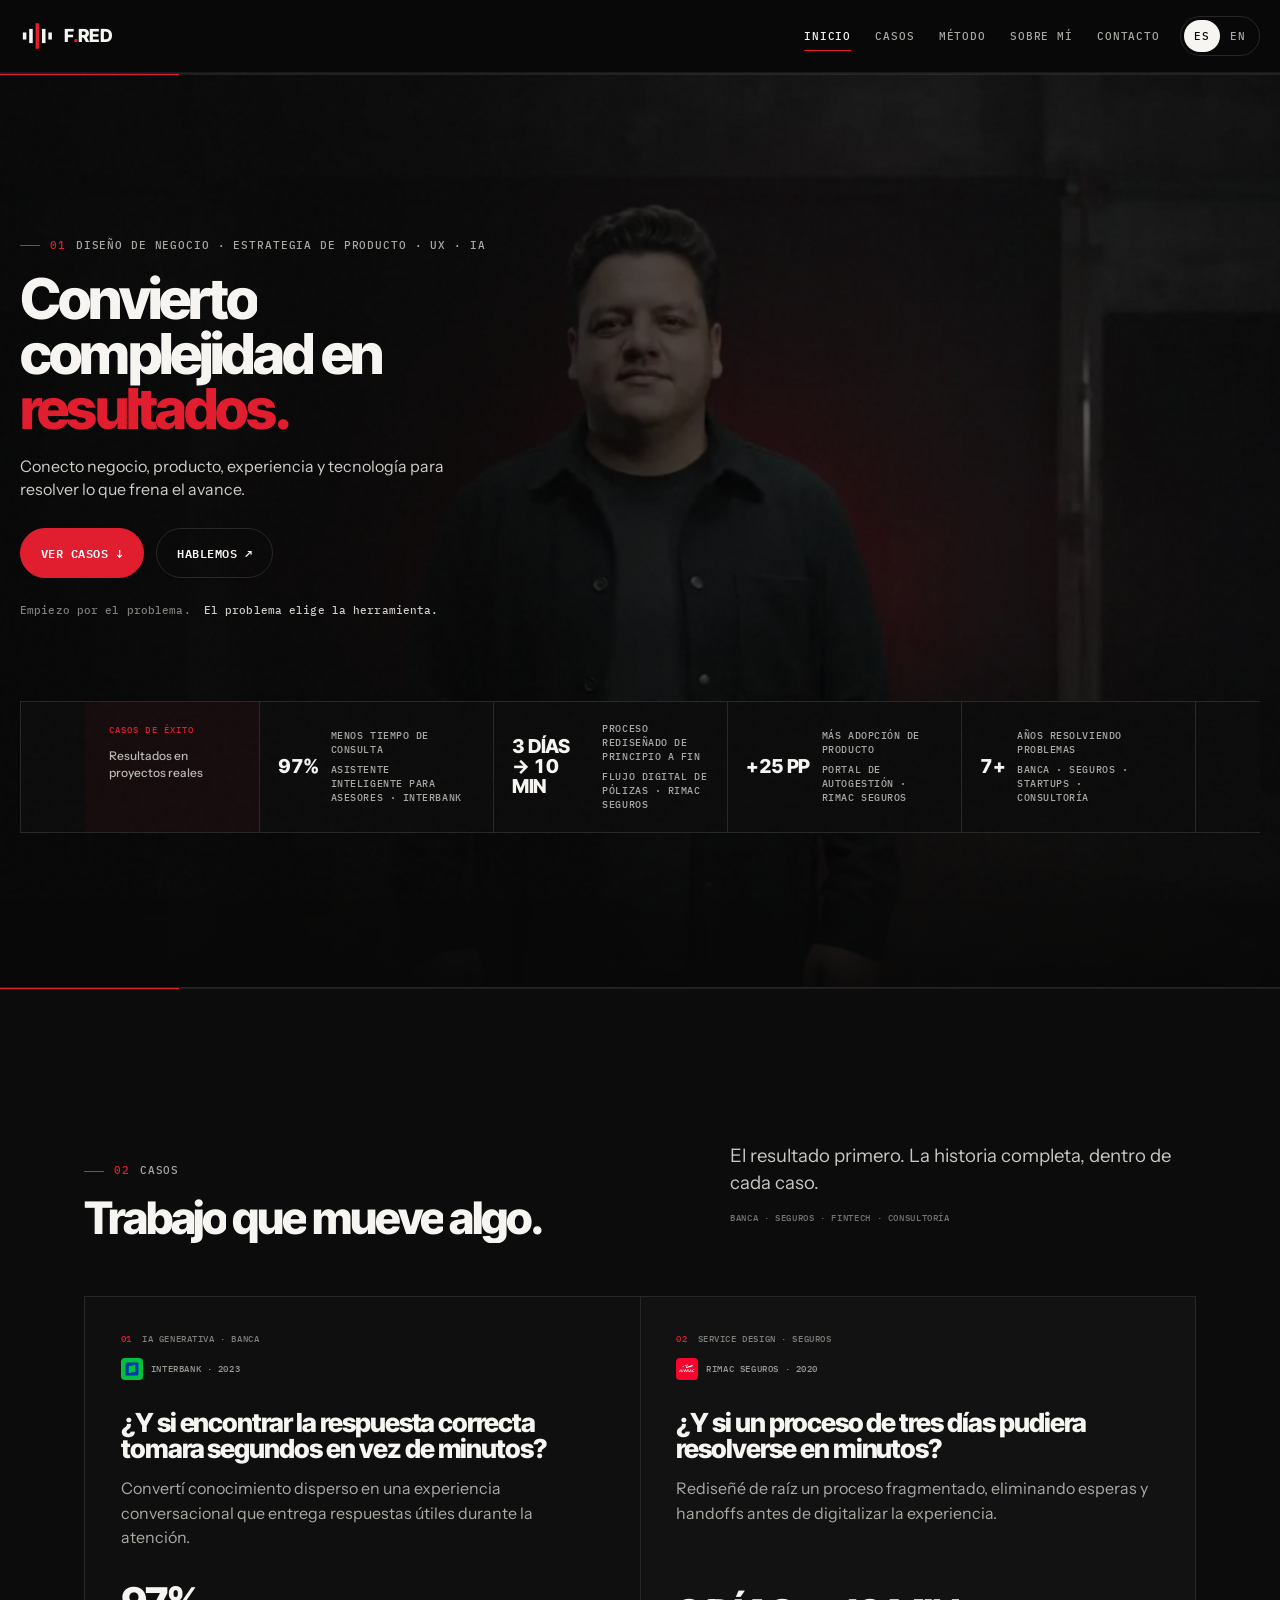
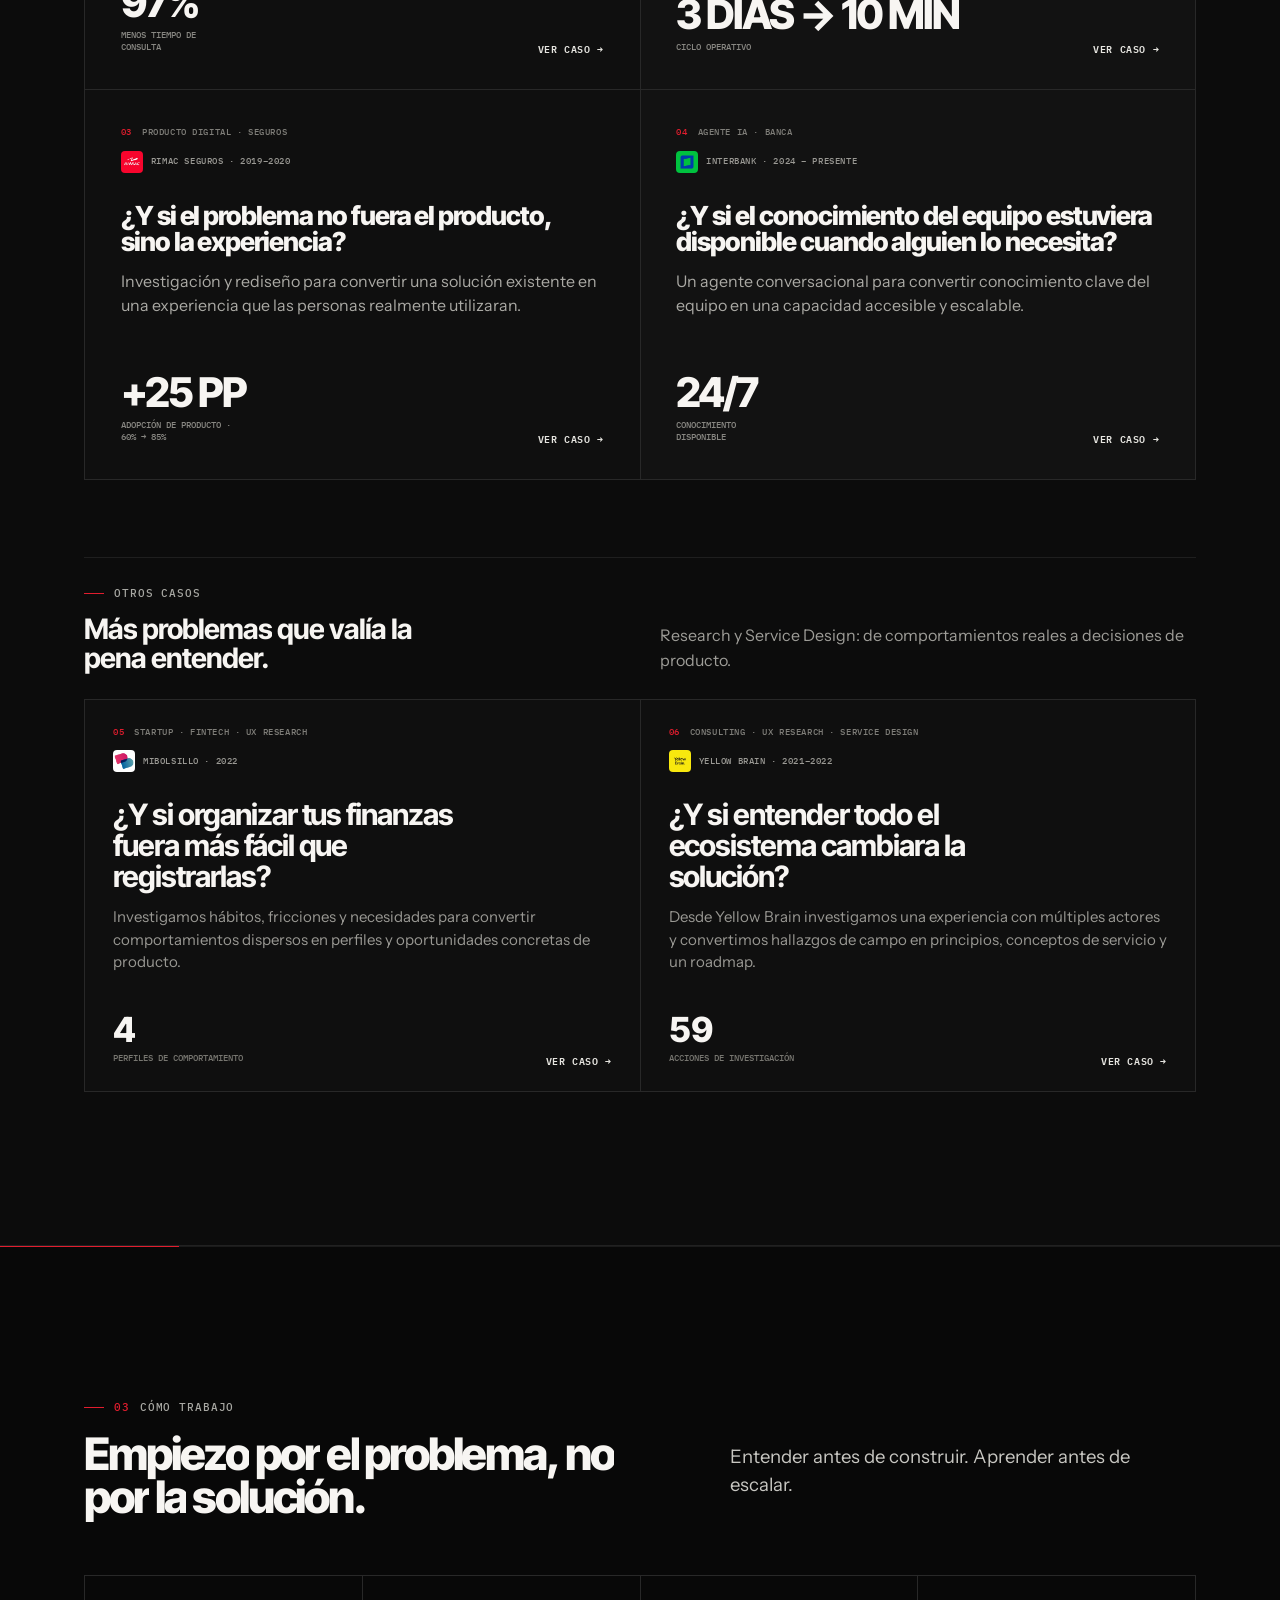
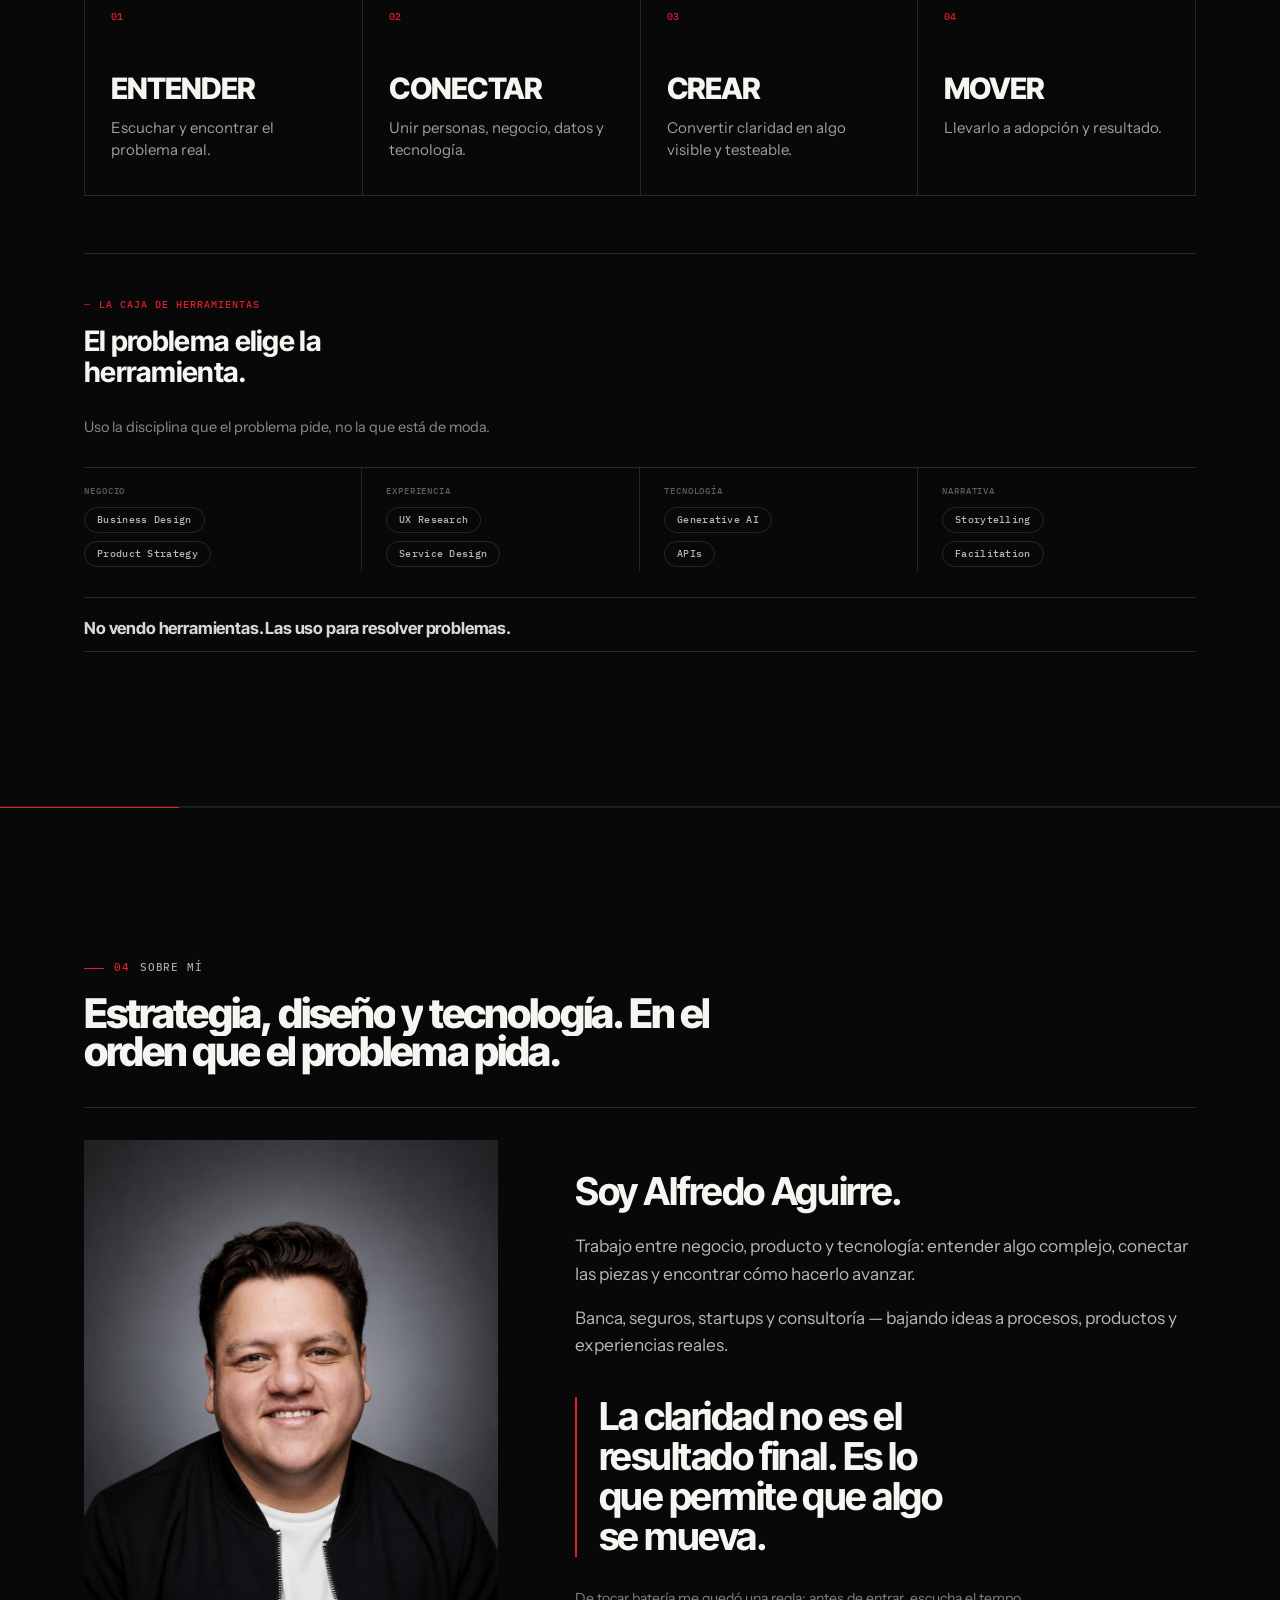
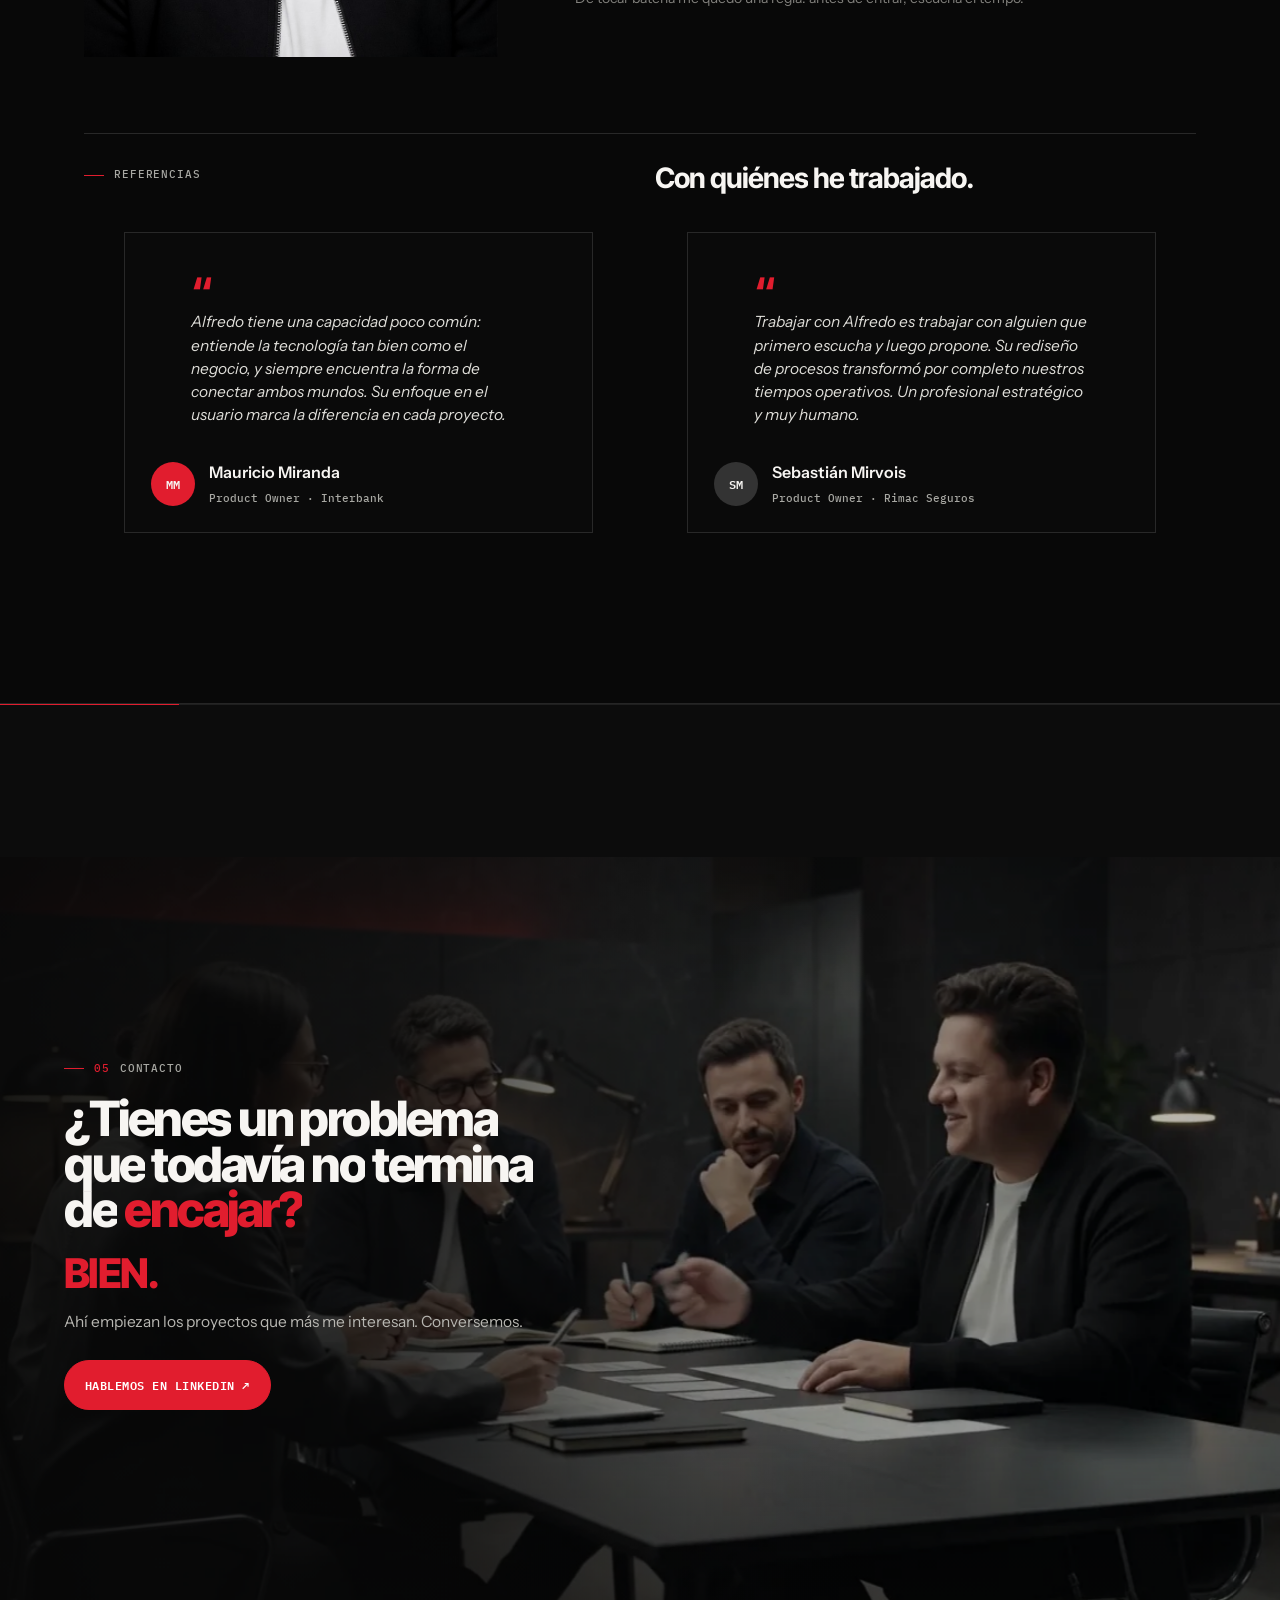
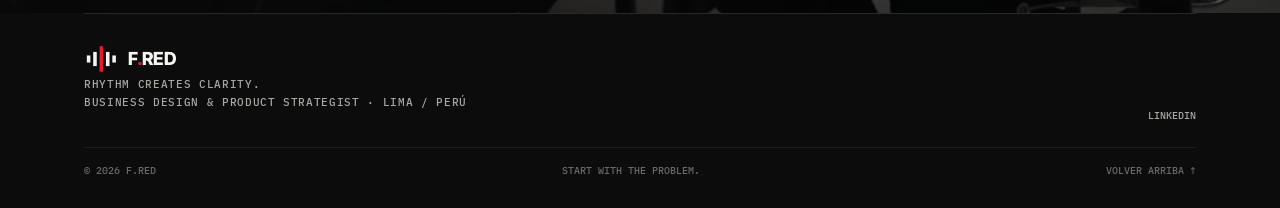
<file: index.html>
<!doctype html>
<html lang="es">
<head>
  <meta charset="utf-8">
  <meta name="viewport" content="width=device-width,initial-scale=1,viewport-fit=cover">
  <title>F.RED — Alfredo Aguirre | Business Design & Product Strategist</title>
  <meta name="description" content="Business Design, Product Strategy, UX and AI. Selected work by Alfredo Aguirre turning complex problems into measurable business and product outcomes.">
  <meta name="author" content="Alfredo Aguirre">
  <meta name="theme-color" content="#080808">
  <link rel="canonical" href="https://alguifo30.github.io/Portfolio_Alfredo_Aguirre/">
  <meta property="og:type" content="website">
  <meta property="og:site_name" content="F.RED">
  <meta property="og:title" content="F.RED — Turn complexity into movement.">
  <meta property="og:description" content="Business Design · Product Strategy · UX · AI. Work, outcomes and the thinking behind them.">
  <link rel="icon" href="assets/brand/favicon.svg" type="image/svg+xml">
  <link rel="preconnect" href="https://fonts.googleapis.com">
  <link rel="preconnect" href="https://fonts.gstatic.com" crossorigin>
  <link rel="stylesheet" href="https://fonts.googleapis.com/css2?family=IBM+Plex+Mono:wght@400;500;600&family=Instrument+Sans:wght@400;500;600&family=Inter+Tight:wght@700;800;900&display=swap">
  <link rel="stylesheet" href="css/styles.css">
  <link rel="stylesheet" href="css/refine.css">
  <script type="application/ld+json">{"@context":"https://schema.org","@type":"Person","name":"Alfredo Aguirre","alternateName":"F.RED","jobTitle":"Business Design & Product Strategist","url":"https://alguifo30.github.io/Portfolio_Alfredo_Aguirre/","address":{"@type":"PostalAddress","addressLocality":"Lima","addressCountry":"PE"},"sameAs":["https://linkedin.com/in/alfredo-aguirre-fonseca-49946932"],"knowsAbout":["Business Design","Product Strategy","UX Research","Service Design","Generative AI","AI Agents","Storytelling"]}</script>
</head>
<body class="is-loading v25-sales">
<div class="site-loader" id="site-loader" role="status" aria-live="polite" aria-label="Cargando portafolio">
  <div class="site-loader__inner">
    <svg class="site-loader__mark" viewBox="0 0 48 48" aria-hidden="true"><rect x="4" y="19" width="5" height="10" fill="currentColor"/><rect x="13" y="14" width="5" height="20" fill="currentColor"/><rect x="22" y="6" width="5" height="36" fill="#E11D2E"/><rect x="31" y="14" width="5" height="20" fill="currentColor"/><rect x="40" y="19" width="5" height="10" fill="currentColor"/></svg>
    <div class="site-loader__track" aria-hidden="true"><i data-loader-bar></i></div>
    <div class="site-loader__value" data-loader-value>00%</div>
    <div class="site-loader__caption" data-i18n="loader.caption">ENCUENTRA EL RITMO.</div>
  </div>
</div>
<a class="skip-link" href="#main">Saltar al contenido</a>
<div class="progress" aria-hidden="true"></div><div class="noise" aria-hidden="true"></div>

<nav class="nav" aria-label="Principal"><div class="wrap nav__inner">
  <a class="brand" href="#home" aria-label="F.RED, inicio">
    <svg class="mark" viewBox="0 0 48 48" aria-hidden="true"><rect x="4" y="19" width="5" height="10" fill="currentColor"/><rect x="13" y="14" width="5" height="20" fill="currentColor"/><rect x="22" y="6" width="5" height="36" fill="#E11D2E"/><rect x="31" y="14" width="5" height="20" fill="currentColor"/><rect x="40" y="19" width="5" height="10" fill="currentColor"/></svg>
    <span>F<span class="dot">.</span>RED</span>
  </a>
  <div class="nav__links" id="nav-links">
    <a href="#home" data-i18n="nav.home">INICIO</a>
    <a href="#work" data-i18n="nav.work">CASOS</a>
    <a href="#method" data-i18n="nav.method">MÉTODO</a>
    <a href="#about" data-i18n="nav.about">SOBRE MÍ</a>
    <a href="#contact" data-i18n="nav.contact">CONTACTO</a>
  </div>
  <div class="lang" role="group" aria-label="Idioma"><button type="button" data-lang="es" aria-pressed="true">ES</button><button type="button" data-lang="en" aria-pressed="false">EN</button></div>
  <button class="nav-toggle" aria-controls="nav-links" aria-expanded="false" aria-label="Abrir menú"><span></span><span></span></button>
</div></nav>

<main id="main">
<section class="sales-hero sales-hero--film" id="home" data-main-section="01">
  <div class="film-bed" aria-hidden="true">
    <video data-hero-video data-chapter-video autoplay muted loop playsinline webkit-playsinline preload="auto" poster="assets/videos/posters/fred-presence.webp" disablepictureinpicture controlslist="nodownload noplaybackrate noremoteplayback">
      <source src="assets/videos/fred-presence.mp4" type="video/mp4">
    </video>
    <span class="film-bed__scrim"></span>
  </div>

  <div class="wrap sales-hero__copy reveal in">
    <p class="eyebrow"><b>01</b> <span data-i18n="hero.eyebrow">DISEÑO DE NEGOCIO · ESTRATEGIA DE PRODUCTO · UX · IA</span></p>
    <h1 class="sales-hero__title" data-i18n-html="hero.title">Convierto complejidad en <span class="red">resultados.</span></h1>
    <p class="sales-hero__lead" data-i18n="hero.lead">Conecto negocio, producto, experiencia y tecnología para resolver lo que frena el avance.</p>
    <div class="sales-hero__actions">
      <a class="btn btn--red" href="#work" data-i18n="hero.ctaWork">VER CASOS ↓</a>
      <a class="btn btn--ghost" data-contact="linkedin" target="_blank" rel="noopener" data-i18n="hero.ctaTalk">HABLEMOS ↗</a>
    </div>
    <p class="sales-hero__principle"><span data-i18n="hero.principle">Empiezo por el problema.</span> <strong data-i18n="hero.principle2">El problema elige la herramienta.</strong></p>
  </div>

  <!-- The proof line: each number now says which project and which client
       it came from, so it reads as evidence rather than decoration. -->
  <div class="wrap result-strip reveal in" aria-label="Resultados en proyectos reales">
    <div class="result-strip__head">
      <p class="result-strip__eyebrow" data-i18n="proof.eyebrow">CASOS DE ÉXITO</p>
      <p class="result-strip__title" data-i18n="proof.title">Resultados en proyectos reales</p>
    </div>
    <div class="result-strip__item">
      <strong>97%</strong>
      <span class="result-strip__label" data-i18n="hero.m1">menos tiempo de consulta</span>
      <span class="result-strip__ctx" data-i18n="proof.c1">Asistente inteligente para asesores · Interbank</span>
    </div>
    <div class="result-strip__item">
      <strong>3 DÍAS <em>→</em> 10 MIN</strong>
      <span class="result-strip__label" data-i18n="hero.m2">proceso rediseñado de principio a fin</span>
      <span class="result-strip__ctx" data-i18n="proof.c2">Flujo digital de pólizas · Rimac Seguros</span>
    </div>
    <div class="result-strip__item">
      <strong>+25 PP</strong>
      <span class="result-strip__label" data-i18n="hero.m3">más adopción de producto</span>
      <span class="result-strip__ctx" data-i18n="proof.c3">Portal de autogestión · Rimac Seguros</span>
    </div>
    <div class="result-strip__item">
      <strong>7+</strong>
      <span class="result-strip__label" data-i18n="hero.m4">años resolviendo problemas</span>
      <span class="result-strip__ctx" data-i18n="proof.c4">Banca · Seguros · Startups · Consultoría</span>
    </div>
  </div>
</section>

<section class="section sales-work" id="work" data-main-section="02">
  <div class="wrap">
    <header class="sales-section-head">
      <div><p class="eyebrow reveal"><b>02</b> <span data-i18n="work.eyebrow">CASOS</span></p><h2 class="sales-section-title reveal" data-i18n-html="work.title">Trabajo que<br><span class="red">mueve algo.</span></h2></div>
      <div class="sales-section-intro"><p data-i18n="work.lead">Resultados primero. La historia completa vive dentro de cada caso.</p><p class="mono-note" data-i18n="work.note">4 CASOS PRINCIPALES · BANCA + SEGUROS</p></div>
    </header>
    <div class="sales-case-grid" id="work-list"></div>

    <div class="other-work-head reveal">
      <div><p class="eyebrow"><span data-i18n="work.otherEyebrow">OTROS CASOS</span></p><h3 data-i18n="work.otherTitle">Más problemas que valía la pena entender.</h3></div>
      <p data-i18n="work.otherLead">Research y Service Design para convertir comportamientos, fricciones y necesidades en decisiones de producto y servicio.</p>
    </div>
    <div class="other-case-grid" id="other-work-list"></div>
  </div>
</section>

<section class="section sales-method" id="method" data-main-section="03">
  <div class="wrap">
    <header class="sales-section-head sales-section-head--method">
      <div><p class="eyebrow reveal"><b>03</b> <span data-i18n="method.eyebrow">CÓMO TRABAJO</span></p><h2 class="sales-section-title reveal" data-i18n-html="method.title">No empiezo con la solución.<br><span class="red">Empiezo con el problema.</span></h2></div>
      <p class="sales-section-intro reveal" data-i18n="method.lead">No fuerzo frameworks. Sigo un ritmo simple para entender antes de construir y aprender antes de escalar.</p>
    </header>
    <div class="method-fast reveal">
      <article><span>01</span><h3 data-i18n="method.s1">ENTENDER</h3><p data-i18n="method.s1body">Escuchar, observar y encontrar el problema real.</p></article>
      <article><span>02</span><h3 data-i18n="method.s2">CONECTAR</h3><p data-i18n="method.s2body">Unir personas, negocio, datos y tecnología.</p></article>
      <article><span>03</span><h3 data-i18n="method.s3">CREAR</h3><p data-i18n="method.s3body">Convertir claridad en algo visible y testeable.</p></article>
      <article><span>04</span><h3 data-i18n="method.s4">MOVER</h3><p data-i18n="method.s4body">Llevar la solución a adopción, aprendizaje y resultado.</p></article>
    </div>
    <div class="tool-band reveal">
      <p class="tool-band__eyebrow"><b>—</b> <span data-i18n="method.toolNum">LA CAJA DE HERRAMIENTAS</span></p>
      <div class="tool-band__head">
        <h3 data-i18n="method.toolEyebrow">El problema elige la herramienta.</h3>
        <p data-i18n="method.toolLead">Uso la disciplina que el problema necesita, no la que está de moda.</p>
      </div>
      <div class="tool-band__groups">
        <div class="tool-group"><span data-i18n="method.g1">Negocio</span><div class="tool-group__tags"><span>Business Design</span><span>Product Strategy</span></div></div>
        <div class="tool-group"><span data-i18n="method.g2">Experiencia</span><div class="tool-group__tags"><span>UX Research</span><span>Service Design</span></div></div>
        <div class="tool-group"><span data-i18n="method.g3">Tecnología</span><div class="tool-group__tags"><span>Generative AI</span><span>APIs</span></div></div>
        <div class="tool-group"><span data-i18n="method.g4">Narrativa</span><div class="tool-group__tags"><span>Storytelling</span><span>Facilitation</span></div></div>
      </div>
      <p class="tool-band__close" data-i18n="method.toolClose">No vendo herramientas. Las uso para resolver problemas.</p>
    </div>
  </div>
</section>

<section class="section sales-about" id="about" data-main-section="04">
  <div class="wrap">
    <header class="sales-section-head sales-section-head--about">
      <div><p class="eyebrow reveal"><b>04</b> <span data-i18n="about.eyebrow">SOBRE MÍ</span></p><h2 class="sales-section-title reveal" data-i18n-html="about.title">Estrategia cuando hace falta.<br>Diseño cuando ayuda.<br><span class="red">Tecnología cuando mueve algo.</span></h2></div>
    </header>
    <div class="about-sales-grid">
      <figure class="about-sales-photo reveal"><img src="assets/images/alfredo-about.jpeg" alt="Alfredo Aguirre"></figure>
      <div class="about-sales-copy reveal">
        <h3 data-i18n="about.name">Soy Alfredo Aguirre.</h3>
        <p data-i18n="about.body1">Trabajo en la intersección entre negocio, producto, experiencia y tecnología. Mi trabajo es entender algo complejo, conectar las piezas y encontrar una manera clara de hacerlo avanzar.</p>
        <p data-i18n="about.body2">He trabajado en banca, seguros, startups y consultoría, combinando pensamiento estratégico con capacidad de bajar las ideas a procesos, productos y experiencias reales.</p>
        <blockquote data-i18n="about.quote">La claridad no es el resultado final. Es lo que permite que algo se mueva.</blockquote>
        <p class="about-sales-note" data-i18n="about.note">La música también me dejó una regla que llevo al trabajo: antes de entrar, hay que escuchar el tempo. Encontrar el ritmo correcto hace que cada pieza sume al conjunto.</p>
      </div>
    </div>

    

    <div class="proof-head reveal"><p class="eyebrow"><span data-i18n="test.eyebrow">REFERENCIAS</span></p><h3 data-i18n="test.title">Con quiénes he trabajado.</h3></div>
    <div class="testi-grid testi-grid--sales" id="testimonials"></div>
  </div>
</section>

<section class="section sales-contact" id="contact" data-main-section="05">
  <div class="contact-film-stage">
    <div class="film-bed" aria-hidden="true">
      <video data-film-people muted loop playsinline webkit-playsinline preload="none" poster="assets/videos/posters/fred-people.webp" disablepictureinpicture controlslist="nodownload noplaybackrate noremoteplayback">
        <source src="assets/videos/fred-people.mp4" type="video/mp4">
      </video>
      <span class="film-bed__scrim"></span>
    </div>
    <div class="wrap contact-sales-grid contact-sales-grid--stacked">
      <div class="contact-sales-copy reveal">
        <p class="eyebrow"><b>05</b> <span data-i18n="contact.eyebrow">CONTACTO</span></p>
        <h2 class="contact-sales-title" data-i18n-html="contact.title">¿Tienes un problema que todavía no termina de <span class="red">encajar?</span></h2>
        <strong class="contact-sales-good" data-i18n="contact.good">BIEN.</strong>
        <p class="contact-sales-body" data-i18n="contact.body">Ahí suelen empezar los proyectos que más me interesan. Si necesitas conectar negocio, producto, experiencia o tecnología, conversemos.</p>
        <a class="btn btn--red" data-contact="linkedin" target="_blank" rel="noopener" data-i18n="contact.cta">HABLEMOS EN LINKEDIN ↗</a>
      </div>
    </div>
  </div>
  <div class="wrap"><footer class="footer footer--sales"><div class="footer__top"><div><a class="brand" href="#home"><svg class="mark" viewBox="0 0 48 48" aria-hidden="true"><rect x="4" y="19" width="5" height="10" fill="currentColor"/><rect x="13" y="14" width="5" height="20" fill="currentColor"/><rect x="22" y="6" width="5" height="36" fill="#E11D2E"/><rect x="31" y="14" width="5" height="20" fill="currentColor"/><rect x="40" y="19" width="5" height="10" fill="currentColor"/></svg><span>F<span class="dot">.</span>RED</span></a><p class="footer__tagline"><span data-i18n="footer.tagline">RHYTHM CREATES CLARITY.</span><br><span data-i18n="footer.role">Business Design & Product Strategist · Lima / Perú</span></p></div><div class="footer__links"><a data-contact="linkedin" target="_blank" rel="noopener">LinkedIn</a></div></div><div class="footer__bottom"><p>© 2026 F.RED</p><p data-i18n="footer.principle">START WITH THE PROBLEM.</p><a href="#home" data-i18n="footer.back">VOLVER ARRIBA ↑</a></div></footer></div>
</section>
</main>
<script src="js/loader.js"></script><script src="js/content.js"></script><script src="js/main.js"></script><script src="js/motion.js"></script><script src="js/enhance.js"></script>
</body>
</html>
</file>
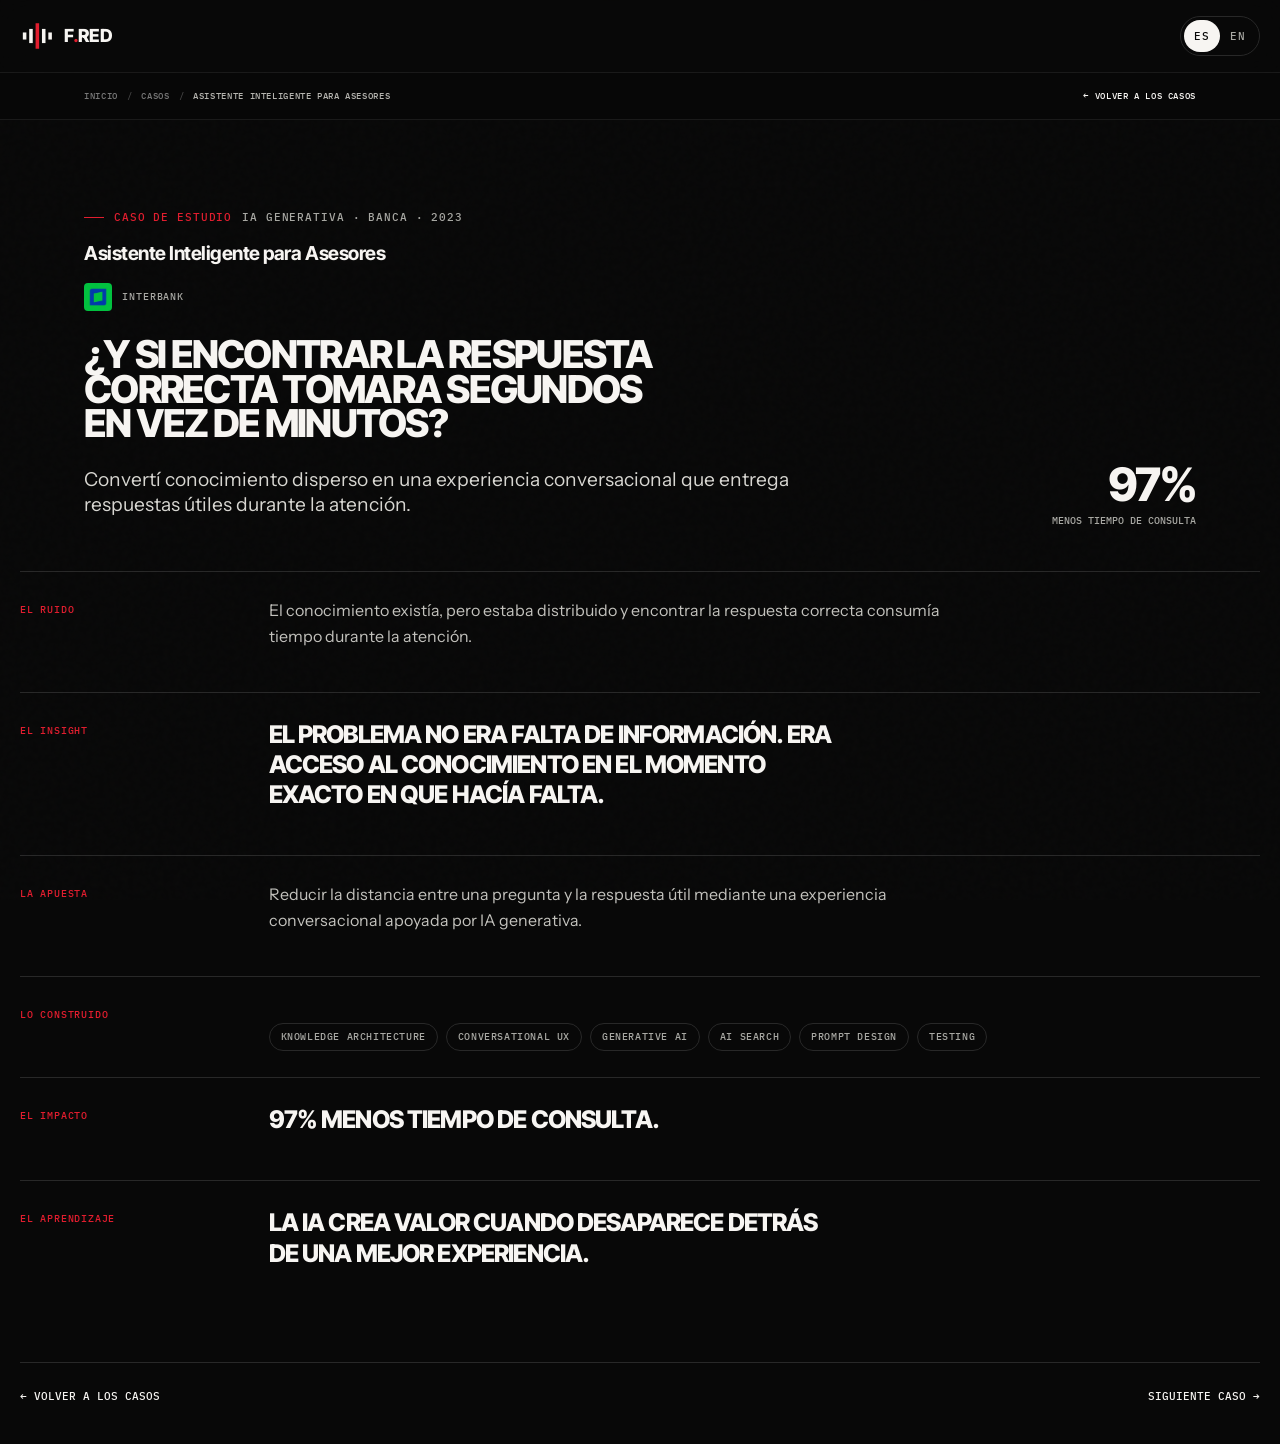
<file: work/genai-knowledge.html>
<!doctype html>
<html lang="es">
<head>
  <meta charset="utf-8">
  <meta name="viewport" content="width=device-width,initial-scale=1">
  <title>F.RED — Case Study</title>
  <meta name="theme-color" content="#080808">
  <link rel="icon" href="../assets/brand/favicon.svg" type="image/svg+xml">
  <link rel="preconnect" href="https://fonts.googleapis.com">
  <link rel="preconnect" href="https://fonts.gstatic.com" crossorigin>
  <link rel="stylesheet" href="https://fonts.googleapis.com/css2?family=IBM+Plex+Mono:wght@400;500;600&family=Instrument+Sans:wght@400;500;600&family=Inter+Tight:wght@700;800;900&display=swap">
  <link rel="stylesheet" href="../css/styles.css">
  <link rel="stylesheet" href="../css/refine.css">
</head>
<body data-case-id="genai-knowledge">
<a class="skip-link" href="#case-flow">Saltar al contenido</a><div class="noise" aria-hidden="true"></div>
<nav class="nav" aria-label="Principal"><div class="wrap nav__inner">
  <a class="brand" href="../index.html#home" aria-label="F.RED, inicio"><svg class="mark" viewBox="0 0 48 48" aria-hidden="true"><rect x="4" y="19" width="5" height="10" fill="currentColor"/><rect x="13" y="14" width="5" height="20" fill="currentColor"/><rect x="22" y="6" width="5" height="36" fill="#E11D2E"/><rect x="31" y="14" width="5" height="20" fill="currentColor"/><rect x="40" y="19" width="5" height="10" fill="currentColor"/></svg><span>F<span class="dot">.</span>RED</span></a>
  <div class="lang" style="margin-left:auto" role="group" aria-label="Idioma"><button type="button" data-lang="es">ES</button><button type="button" data-lang="en">EN</button></div>
</div></nav>
<div class="case-breadcrumb"><div class="wrap case-breadcrumb__inner">
  <nav class="case-breadcrumb__trail" aria-label="Breadcrumb"><a href="../index.html#home" id="crumb-home">INICIO</a><i>/</i><a href="../index.html#work" id="crumb-work">CASOS</a><i>/</i><span class="case-breadcrumb__current" id="crumb-current"></span></nav>
  <a class="case-breadcrumb__back" id="crumb-back" href="../index.html#work">← VOLVER A LOS CASOS</a>
</div></div>
<main>
  <header class="case-hero"><div class="wrap case-hero__grid">
    <div><p class="eyebrow"><b id="case-study-label">CASO DE ESTUDIO</b> <span id="case-category"></span></p><p class="case-project-name" id="case-title"></p><p class="case-client" id="case-client"></p><h1 class="display display-lg" id="case-question"></h1><p class="lead" id="case-summary"></p></div>
    <aside class="case-metric"><strong id="case-metric"></strong><span id="case-metric-label"></span></aside>
  </div></header>
  <div class="wrap case-flow" id="case-flow"></div>
  <div class="wrap case-nav"><a id="back-work" href="../index.html#work">← VOLVER A LOS CASOS</a><a id="next-case" href="process-redesign.html">SIGUIENTE CASO →</a></div>
</main>
<script src="../js/content.js"></script><script src="../js/case.js"></script><script src="../js/motion.js"></script>
</body></html>
</file>
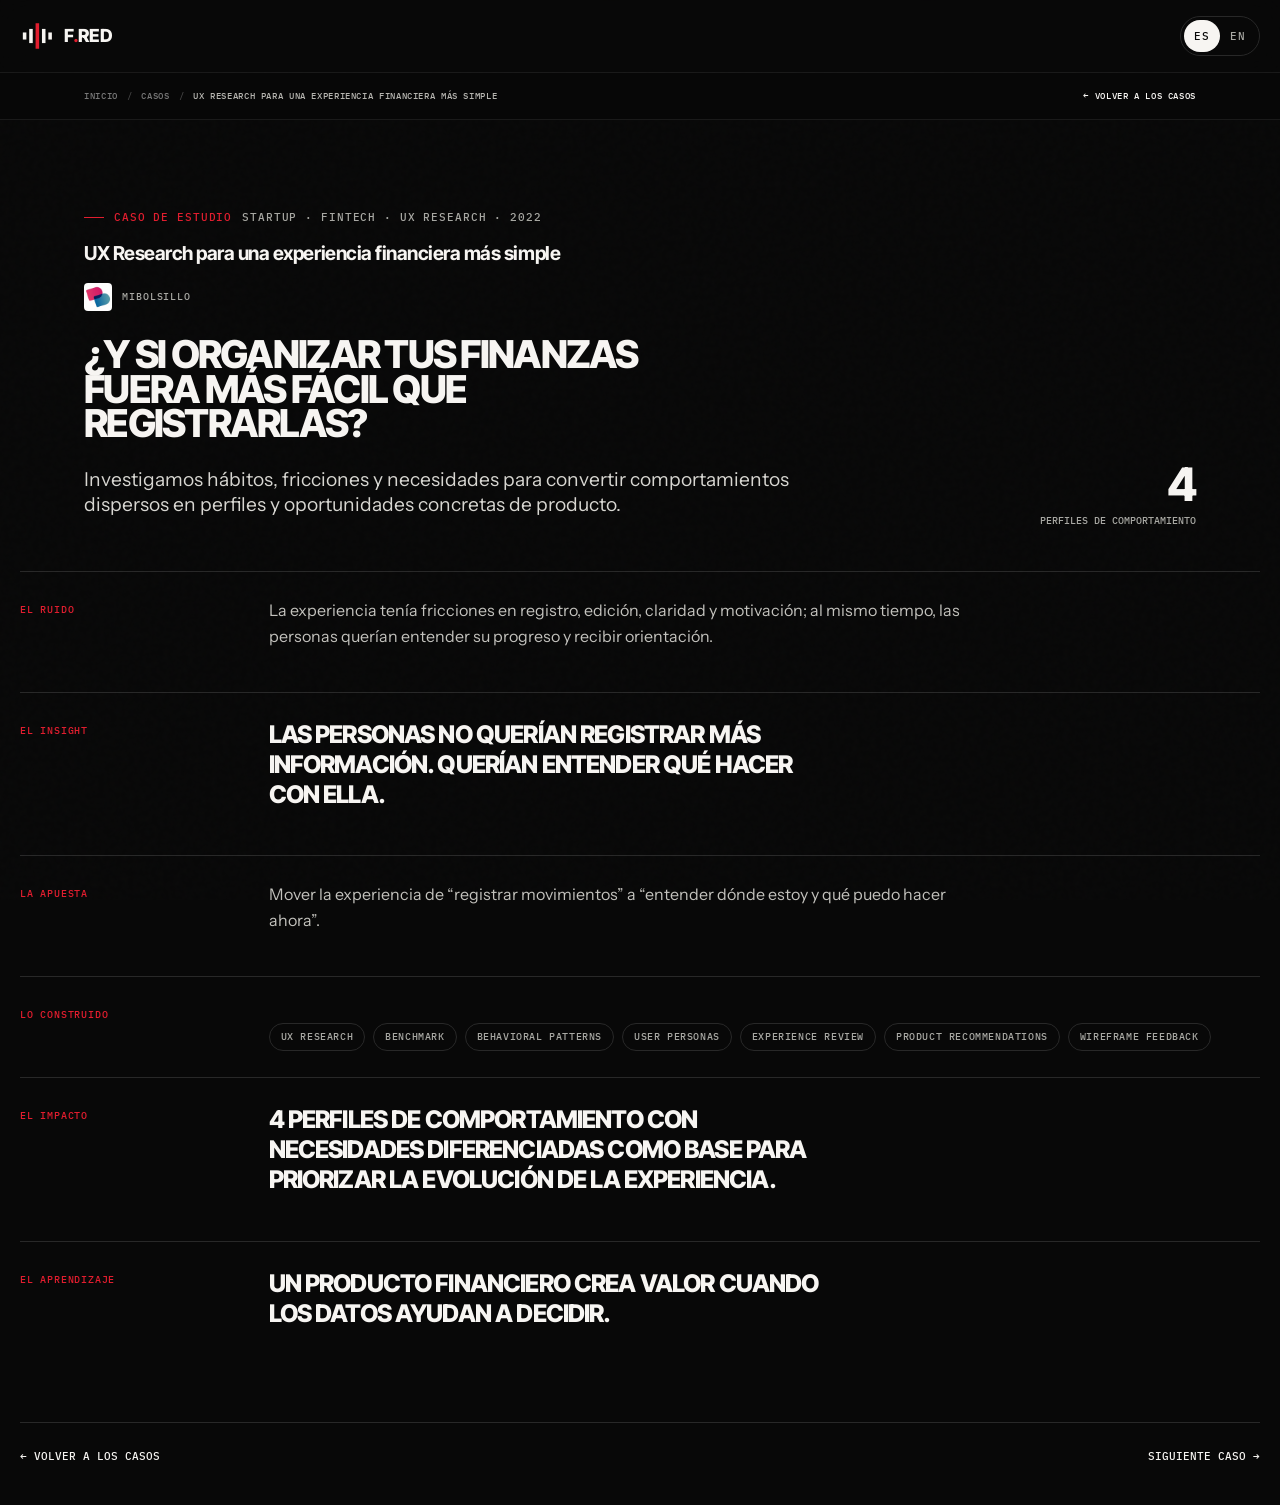
<file: work/mibolsillo.html>
<!doctype html>
<html lang="es">
<head>
  <meta charset="utf-8">
  <meta name="viewport" content="width=device-width,initial-scale=1">
  <title>F.RED — Case Study</title>
  <meta name="theme-color" content="#080808">
  <link rel="icon" href="../assets/brand/favicon.svg" type="image/svg+xml">
  <link rel="preconnect" href="https://fonts.googleapis.com">
  <link rel="preconnect" href="https://fonts.gstatic.com" crossorigin>
  <link rel="stylesheet" href="https://fonts.googleapis.com/css2?family=IBM+Plex+Mono:wght@400;500;600&family=Instrument+Sans:wght@400;500;600&family=Inter+Tight:wght@700;800;900&display=swap">
  <link rel="stylesheet" href="../css/styles.css">
  <link rel="stylesheet" href="../css/refine.css">
</head>
<body data-case-id="mibolsillo">
<a class="skip-link" href="#case-flow">Saltar al contenido</a><div class="noise" aria-hidden="true"></div>
<nav class="nav" aria-label="Principal"><div class="wrap nav__inner">
  <a class="brand" href="../index.html#home" aria-label="F.RED, inicio"><svg class="mark" viewBox="0 0 48 48" aria-hidden="true"><rect x="4" y="19" width="5" height="10" fill="currentColor"/><rect x="13" y="14" width="5" height="20" fill="currentColor"/><rect x="22" y="6" width="5" height="36" fill="#E11D2E"/><rect x="31" y="14" width="5" height="20" fill="currentColor"/><rect x="40" y="19" width="5" height="10" fill="currentColor"/></svg><span>F<span class="dot">.</span>RED</span></a>
  <div class="lang" style="margin-left:auto" role="group" aria-label="Idioma"><button type="button" data-lang="es">ES</button><button type="button" data-lang="en">EN</button></div>
</div></nav>
<div class="case-breadcrumb"><div class="wrap case-breadcrumb__inner">
  <nav class="case-breadcrumb__trail" aria-label="Breadcrumb"><a href="../index.html#home" id="crumb-home">INICIO</a><i>/</i><a href="../index.html#work" id="crumb-work">CASOS</a><i>/</i><span class="case-breadcrumb__current" id="crumb-current"></span></nav>
  <a class="case-breadcrumb__back" id="crumb-back" href="../index.html#work">← VOLVER A LOS CASOS</a>
</div></div>
<main>
  <header class="case-hero"><div class="wrap case-hero__grid">
    <div><p class="eyebrow"><b id="case-study-label">CASO DE ESTUDIO</b> <span id="case-category"></span></p><p class="case-project-name" id="case-title"></p><p class="case-client" id="case-client"></p><h1 class="display display-lg" id="case-question"></h1><p class="lead" id="case-summary"></p></div>
    <aside class="case-metric"><strong id="case-metric"></strong><span id="case-metric-label"></span></aside>
  </div></header>
  <div class="wrap case-flow" id="case-flow"></div>
  <div class="wrap case-nav"><a id="back-work" href="../index.html#work">← VOLVER A LOS CASOS</a><a id="next-case" href="genai-knowledge.html">SIGUIENTE CASO →</a></div>
</main>
<script src="../js/content.js"></script><script src="../js/case.js"></script><script src="../js/motion.js"></script>
</body></html>
</file>
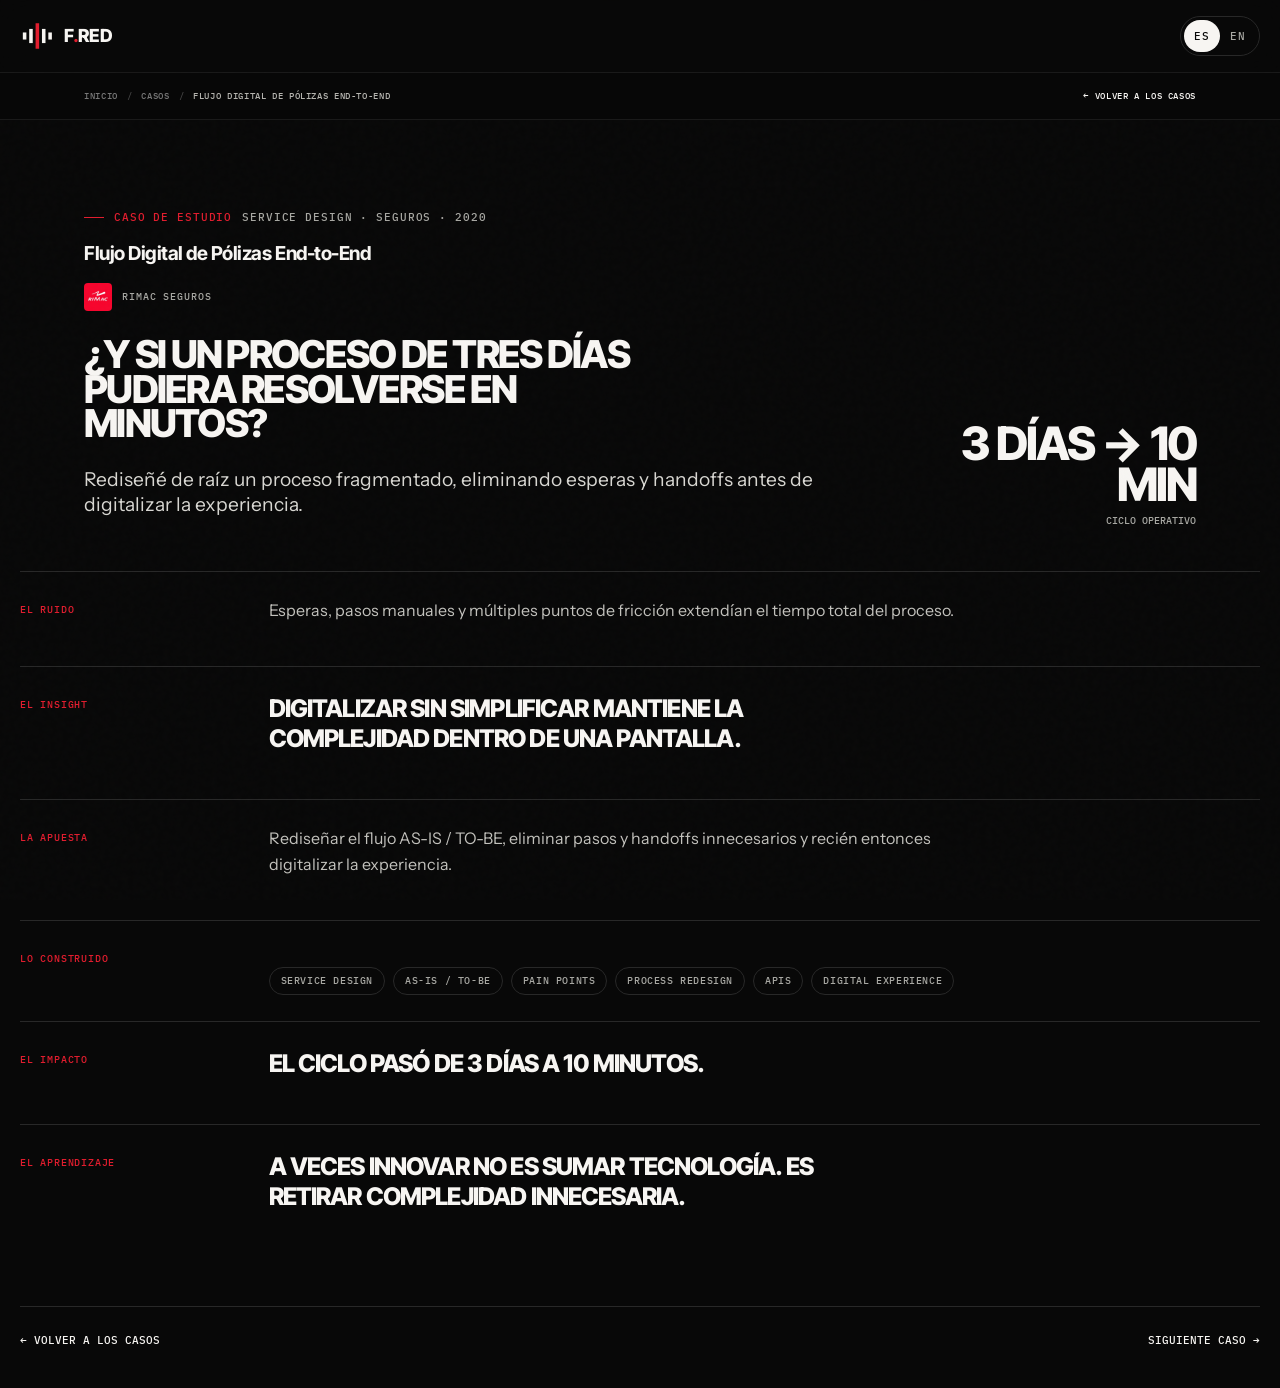
<file: work/process-redesign.html>
<!doctype html>
<html lang="es">
<head>
  <meta charset="utf-8">
  <meta name="viewport" content="width=device-width,initial-scale=1">
  <title>F.RED — Case Study</title>
  <meta name="theme-color" content="#080808">
  <link rel="icon" href="../assets/brand/favicon.svg" type="image/svg+xml">
  <link rel="preconnect" href="https://fonts.googleapis.com">
  <link rel="preconnect" href="https://fonts.gstatic.com" crossorigin>
  <link rel="stylesheet" href="https://fonts.googleapis.com/css2?family=IBM+Plex+Mono:wght@400;500;600&family=Instrument+Sans:wght@400;500;600&family=Inter+Tight:wght@700;800;900&display=swap">
  <link rel="stylesheet" href="../css/styles.css">
  <link rel="stylesheet" href="../css/refine.css">
</head>
<body data-case-id="process-redesign">
<a class="skip-link" href="#case-flow">Saltar al contenido</a><div class="noise" aria-hidden="true"></div>
<nav class="nav" aria-label="Principal"><div class="wrap nav__inner">
  <a class="brand" href="../index.html#home" aria-label="F.RED, inicio"><svg class="mark" viewBox="0 0 48 48" aria-hidden="true"><rect x="4" y="19" width="5" height="10" fill="currentColor"/><rect x="13" y="14" width="5" height="20" fill="currentColor"/><rect x="22" y="6" width="5" height="36" fill="#E11D2E"/><rect x="31" y="14" width="5" height="20" fill="currentColor"/><rect x="40" y="19" width="5" height="10" fill="currentColor"/></svg><span>F<span class="dot">.</span>RED</span></a>
  <div class="lang" style="margin-left:auto" role="group" aria-label="Idioma"><button type="button" data-lang="es">ES</button><button type="button" data-lang="en">EN</button></div>
</div></nav>
<div class="case-breadcrumb"><div class="wrap case-breadcrumb__inner">
  <nav class="case-breadcrumb__trail" aria-label="Breadcrumb"><a href="../index.html#home" id="crumb-home">INICIO</a><i>/</i><a href="../index.html#work" id="crumb-work">CASOS</a><i>/</i><span class="case-breadcrumb__current" id="crumb-current"></span></nav>
  <a class="case-breadcrumb__back" id="crumb-back" href="../index.html#work">← VOLVER A LOS CASOS</a>
</div></div>
<main>
  <header class="case-hero"><div class="wrap case-hero__grid">
    <div><p class="eyebrow"><b id="case-study-label">CASO DE ESTUDIO</b> <span id="case-category"></span></p><p class="case-project-name" id="case-title"></p><p class="case-client" id="case-client"></p><h1 class="display display-lg" id="case-question"></h1><p class="lead" id="case-summary"></p></div>
    <aside class="case-metric"><strong id="case-metric"></strong><span id="case-metric-label"></span></aside>
  </div></header>
  <div class="wrap case-flow" id="case-flow"></div>
  <div class="wrap case-nav"><a id="back-work" href="../index.html#work">← VOLVER A LOS CASOS</a><a id="next-case" href="product-adoption.html">SIGUIENTE CASO →</a></div>
</main>
<script src="../js/content.js"></script><script src="../js/case.js"></script><script src="../js/motion.js"></script>
</body></html>
</file>
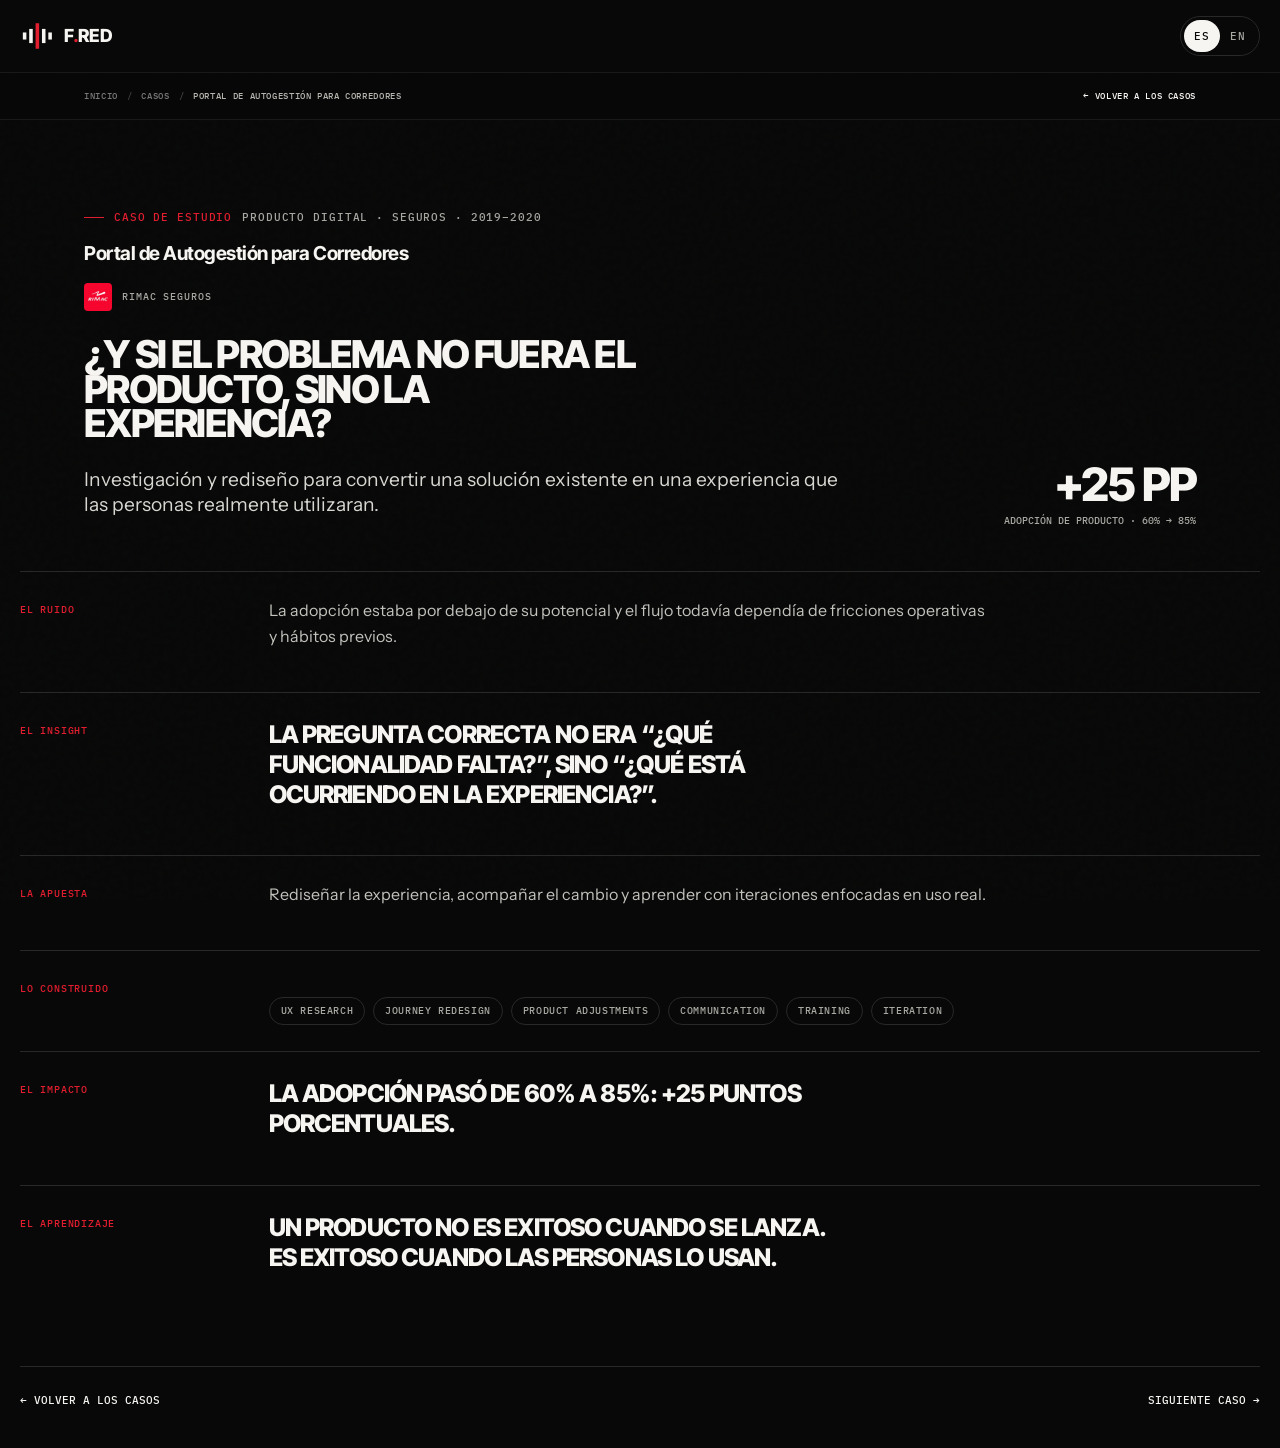
<file: work/product-adoption.html>
<!doctype html>
<html lang="es">
<head>
  <meta charset="utf-8">
  <meta name="viewport" content="width=device-width,initial-scale=1">
  <title>F.RED — Case Study</title>
  <meta name="theme-color" content="#080808">
  <link rel="icon" href="../assets/brand/favicon.svg" type="image/svg+xml">
  <link rel="preconnect" href="https://fonts.googleapis.com">
  <link rel="preconnect" href="https://fonts.gstatic.com" crossorigin>
  <link rel="stylesheet" href="https://fonts.googleapis.com/css2?family=IBM+Plex+Mono:wght@400;500;600&family=Instrument+Sans:wght@400;500;600&family=Inter+Tight:wght@700;800;900&display=swap">
  <link rel="stylesheet" href="../css/styles.css">
  <link rel="stylesheet" href="../css/refine.css">
</head>
<body data-case-id="product-adoption">
<a class="skip-link" href="#case-flow">Saltar al contenido</a><div class="noise" aria-hidden="true"></div>
<nav class="nav" aria-label="Principal"><div class="wrap nav__inner">
  <a class="brand" href="../index.html#home" aria-label="F.RED, inicio"><svg class="mark" viewBox="0 0 48 48" aria-hidden="true"><rect x="4" y="19" width="5" height="10" fill="currentColor"/><rect x="13" y="14" width="5" height="20" fill="currentColor"/><rect x="22" y="6" width="5" height="36" fill="#E11D2E"/><rect x="31" y="14" width="5" height="20" fill="currentColor"/><rect x="40" y="19" width="5" height="10" fill="currentColor"/></svg><span>F<span class="dot">.</span>RED</span></a>
  <div class="lang" style="margin-left:auto" role="group" aria-label="Idioma"><button type="button" data-lang="es">ES</button><button type="button" data-lang="en">EN</button></div>
</div></nav>
<div class="case-breadcrumb"><div class="wrap case-breadcrumb__inner">
  <nav class="case-breadcrumb__trail" aria-label="Breadcrumb"><a href="../index.html#home" id="crumb-home">INICIO</a><i>/</i><a href="../index.html#work" id="crumb-work">CASOS</a><i>/</i><span class="case-breadcrumb__current" id="crumb-current"></span></nav>
  <a class="case-breadcrumb__back" id="crumb-back" href="../index.html#work">← VOLVER A LOS CASOS</a>
</div></div>
<main>
  <header class="case-hero"><div class="wrap case-hero__grid">
    <div><p class="eyebrow"><b id="case-study-label">CASO DE ESTUDIO</b> <span id="case-category"></span></p><p class="case-project-name" id="case-title"></p><p class="case-client" id="case-client"></p><h1 class="display display-lg" id="case-question"></h1><p class="lead" id="case-summary"></p></div>
    <aside class="case-metric"><strong id="case-metric"></strong><span id="case-metric-label"></span></aside>
  </div></header>
  <div class="wrap case-flow" id="case-flow"></div>
  <div class="wrap case-nav"><a id="back-work" href="../index.html#work">← VOLVER A LOS CASOS</a><a id="next-case" href="vision-360.html">SIGUIENTE CASO →</a></div>
</main>
<script src="../js/content.js"></script><script src="../js/case.js"></script><script src="../js/motion.js"></script>
</body></html>
</file>
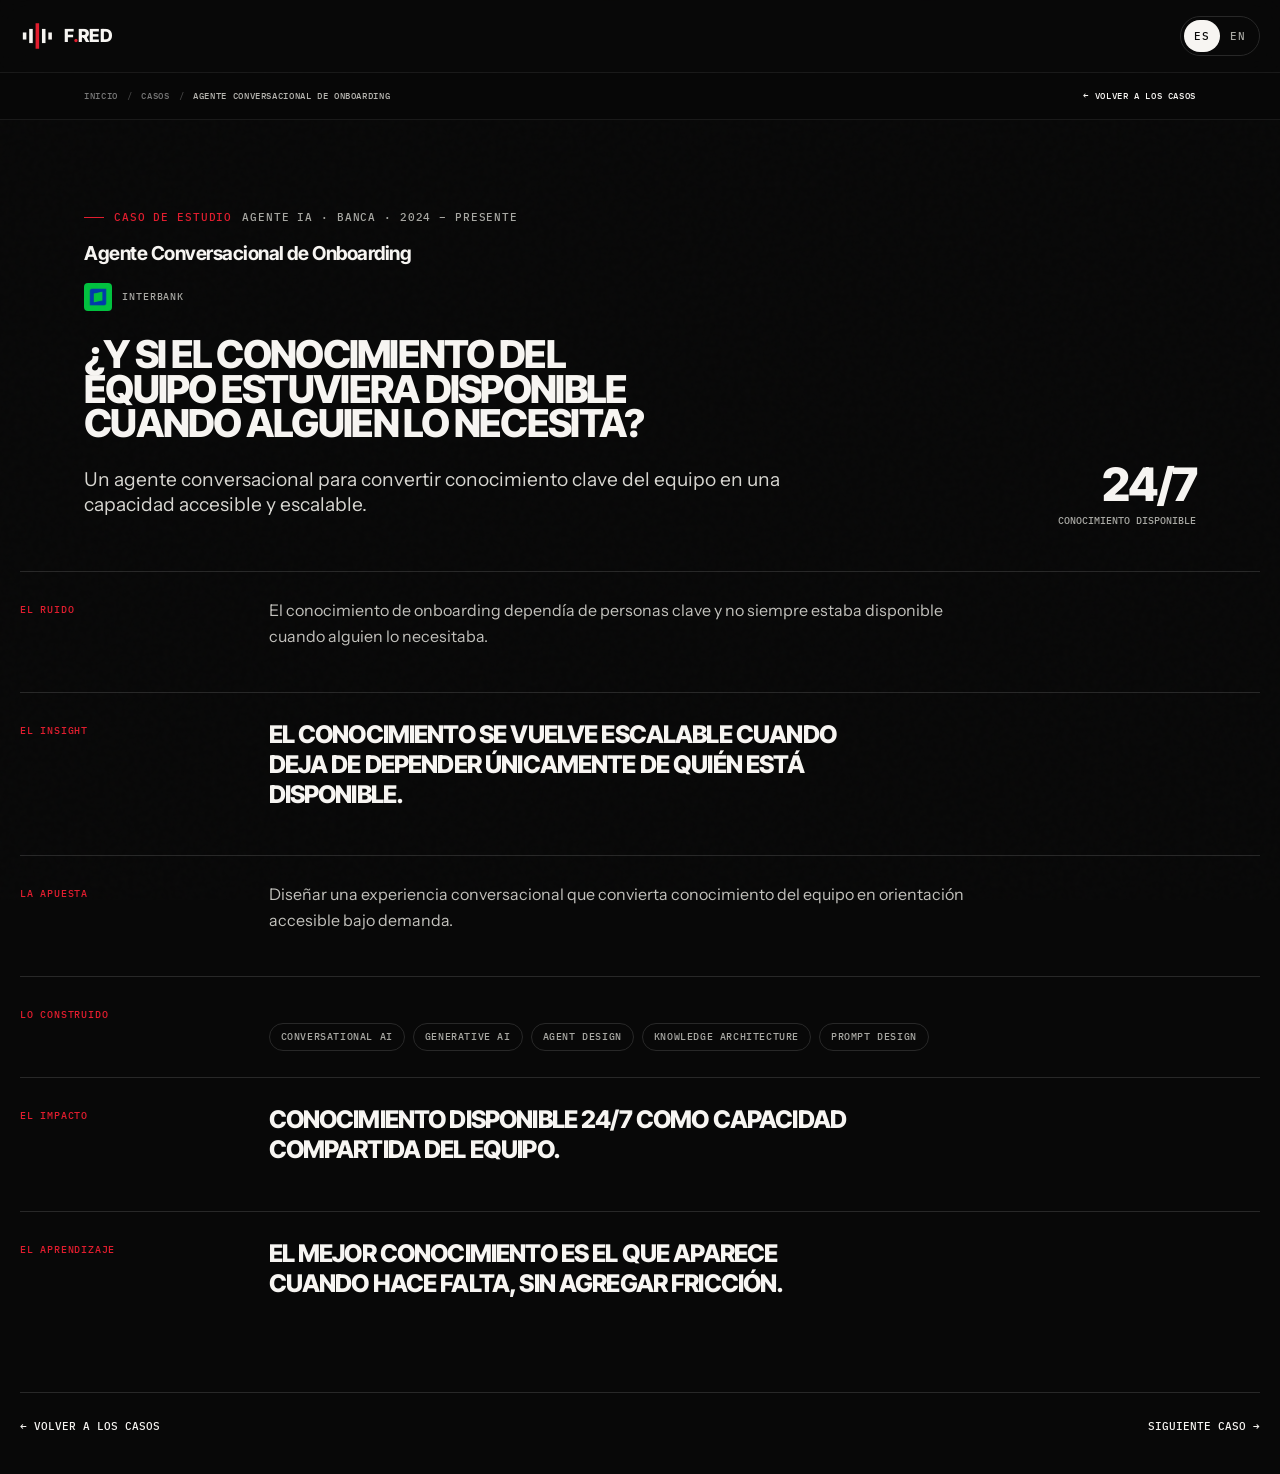
<file: work/vision-360.html>
<!doctype html>
<html lang="es">
<head>
  <meta charset="utf-8">
  <meta name="viewport" content="width=device-width,initial-scale=1">
  <title>F.RED — Case Study</title>
  <meta name="theme-color" content="#080808">
  <link rel="icon" href="../assets/brand/favicon.svg" type="image/svg+xml">
  <link rel="preconnect" href="https://fonts.googleapis.com">
  <link rel="preconnect" href="https://fonts.gstatic.com" crossorigin>
  <link rel="stylesheet" href="https://fonts.googleapis.com/css2?family=IBM+Plex+Mono:wght@400;500;600&family=Instrument+Sans:wght@400;500;600&family=Inter+Tight:wght@700;800;900&display=swap">
  <link rel="stylesheet" href="../css/styles.css">
  <link rel="stylesheet" href="../css/refine.css">
</head>
<body data-case-id="vision-360">
<a class="skip-link" href="#case-flow">Saltar al contenido</a><div class="noise" aria-hidden="true"></div>
<nav class="nav" aria-label="Principal"><div class="wrap nav__inner">
  <a class="brand" href="../index.html#home" aria-label="F.RED, inicio"><svg class="mark" viewBox="0 0 48 48" aria-hidden="true"><rect x="4" y="19" width="5" height="10" fill="currentColor"/><rect x="13" y="14" width="5" height="20" fill="currentColor"/><rect x="22" y="6" width="5" height="36" fill="#E11D2E"/><rect x="31" y="14" width="5" height="20" fill="currentColor"/><rect x="40" y="19" width="5" height="10" fill="currentColor"/></svg><span>F<span class="dot">.</span>RED</span></a>
  <div class="lang" style="margin-left:auto" role="group" aria-label="Idioma"><button type="button" data-lang="es">ES</button><button type="button" data-lang="en">EN</button></div>
</div></nav>
<div class="case-breadcrumb"><div class="wrap case-breadcrumb__inner">
  <nav class="case-breadcrumb__trail" aria-label="Breadcrumb"><a href="../index.html#home" id="crumb-home">INICIO</a><i>/</i><a href="../index.html#work" id="crumb-work">CASOS</a><i>/</i><span class="case-breadcrumb__current" id="crumb-current"></span></nav>
  <a class="case-breadcrumb__back" id="crumb-back" href="../index.html#work">← VOLVER A LOS CASOS</a>
</div></div>
<main>
  <header class="case-hero"><div class="wrap case-hero__grid">
    <div><p class="eyebrow"><b id="case-study-label">CASO DE ESTUDIO</b> <span id="case-category"></span></p><p class="case-project-name" id="case-title"></p><p class="case-client" id="case-client"></p><h1 class="display display-lg" id="case-question"></h1><p class="lead" id="case-summary"></p></div>
    <aside class="case-metric"><strong id="case-metric"></strong><span id="case-metric-label"></span></aside>
  </div></header>
  <div class="wrap case-flow" id="case-flow"></div>
  <div class="wrap case-nav"><a id="back-work" href="../index.html#work">← VOLVER A LOS CASOS</a><a id="next-case" href="genai-knowledge.html">SIGUIENTE CASO →</a></div>
</main>
<script src="../js/content.js"></script><script src="../js/case.js"></script><script src="../js/motion.js"></script>
</body></html>
</file>
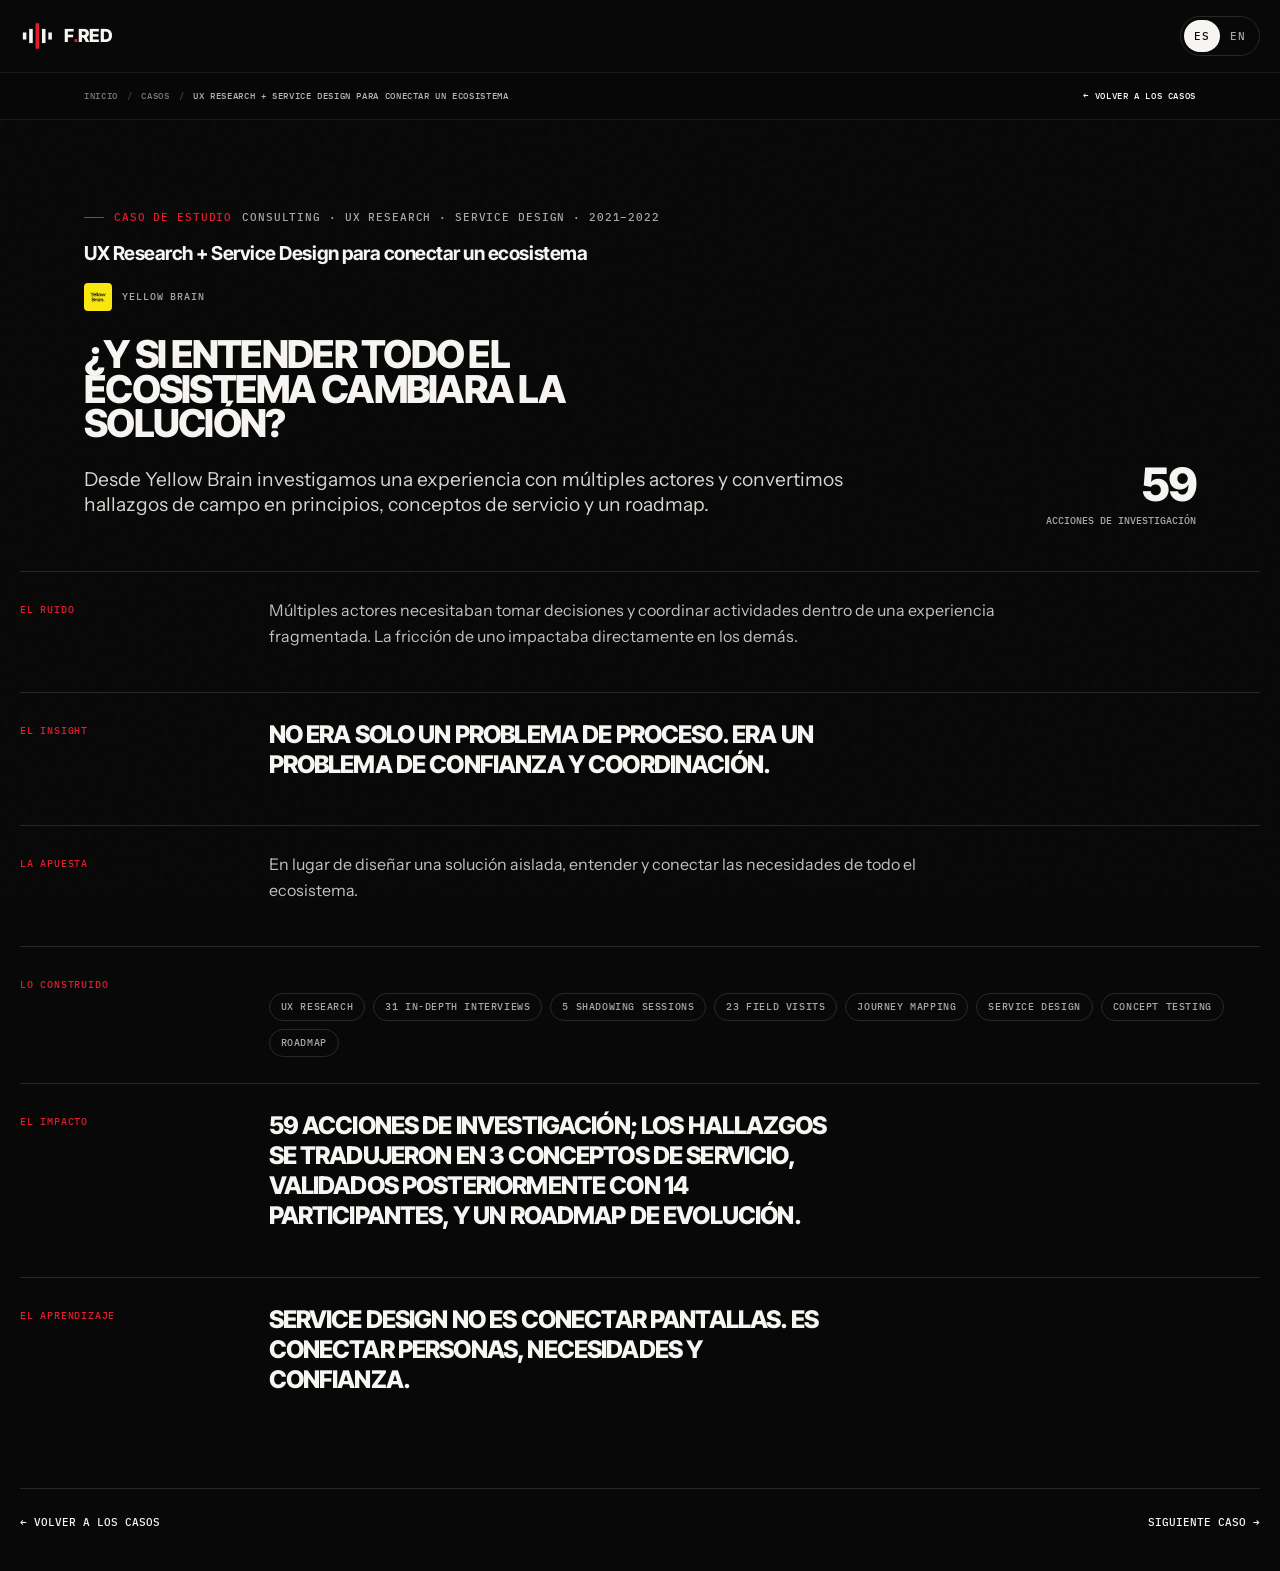
<file: work/yellow-brain-research.html>
<!doctype html>
<html lang="es">
<head>
  <meta charset="utf-8">
  <meta name="viewport" content="width=device-width,initial-scale=1">
  <title>F.RED — Case Study</title>
  <meta name="theme-color" content="#080808">
  <link rel="icon" href="../assets/brand/favicon.svg" type="image/svg+xml">
  <link rel="preconnect" href="https://fonts.googleapis.com">
  <link rel="preconnect" href="https://fonts.gstatic.com" crossorigin>
  <link rel="stylesheet" href="https://fonts.googleapis.com/css2?family=IBM+Plex+Mono:wght@400;500;600&family=Instrument+Sans:wght@400;500;600&family=Inter+Tight:wght@700;800;900&display=swap">
  <link rel="stylesheet" href="../css/styles.css">
  <link rel="stylesheet" href="../css/refine.css">
</head>
<body data-case-id="yellow-brain-research">
<a class="skip-link" href="#case-flow">Saltar al contenido</a><div class="noise" aria-hidden="true"></div>
<nav class="nav" aria-label="Principal"><div class="wrap nav__inner">
  <a class="brand" href="../index.html#home" aria-label="F.RED, inicio"><svg class="mark" viewBox="0 0 48 48" aria-hidden="true"><rect x="4" y="19" width="5" height="10" fill="currentColor"/><rect x="13" y="14" width="5" height="20" fill="currentColor"/><rect x="22" y="6" width="5" height="36" fill="#E11D2E"/><rect x="31" y="14" width="5" height="20" fill="currentColor"/><rect x="40" y="19" width="5" height="10" fill="currentColor"/></svg><span>F<span class="dot">.</span>RED</span></a>
  <div class="lang" style="margin-left:auto" role="group" aria-label="Idioma"><button type="button" data-lang="es">ES</button><button type="button" data-lang="en">EN</button></div>
</div></nav>
<div class="case-breadcrumb"><div class="wrap case-breadcrumb__inner">
  <nav class="case-breadcrumb__trail" aria-label="Breadcrumb"><a href="../index.html#home" id="crumb-home">INICIO</a><i>/</i><a href="../index.html#work" id="crumb-work">CASOS</a><i>/</i><span class="case-breadcrumb__current" id="crumb-current"></span></nav>
  <a class="case-breadcrumb__back" id="crumb-back" href="../index.html#work">← VOLVER A LOS CASOS</a>
</div></div>
<main>
  <header class="case-hero"><div class="wrap case-hero__grid">
    <div><p class="eyebrow"><b id="case-study-label">CASO DE ESTUDIO</b> <span id="case-category"></span></p><p class="case-project-name" id="case-title"></p><p class="case-client" id="case-client"></p><h1 class="display display-lg" id="case-question"></h1><p class="lead" id="case-summary"></p></div>
    <aside class="case-metric"><strong id="case-metric"></strong><span id="case-metric-label"></span></aside>
  </div></header>
  <div class="wrap case-flow" id="case-flow"></div>
  <div class="wrap case-nav"><a id="back-work" href="../index.html#work">← VOLVER A LOS CASOS</a><a id="next-case" href="genai-knowledge.html">SIGUIENTE CASO →</a></div>
</main>
<script src="../js/content.js"></script><script src="../js/case.js"></script><script src="../js/motion.js"></script>
</body></html>
</file>
<file: css/styles.css>
:root{
  --onyx:#080808;--onyx-2:#101010;--bone:#F7F5F2;--gray:#A8A8A3;--line:#282828;
  --red:#E11D2E;--gold:#D4AF37;--max:1240px;--pad:clamp(22px,5vw,76px);
  --display:"Inter Tight",Inter,Arial,sans-serif;--body:"Instrument Sans",Inter,Arial,sans-serif;--mono:"IBM Plex Mono",monospace;
  --ease:cubic-bezier(.2,.8,.2,1);
}
*{box-sizing:border-box}html{scroll-behavior:smooth;background:var(--onyx);color:var(--bone)}body{margin:0;font-family:var(--body);background:var(--onyx);color:var(--bone);line-height:1.5;overflow-x:hidden}a{color:inherit;text-decoration:none}button,input{font:inherit}img,video{display:block;max-width:100%}::selection{background:var(--red);color:white}
.skip-link{position:fixed;z-index:9999;top:12px;left:12px;padding:10px 14px;background:var(--bone);color:var(--onyx);transform:translateY(-150%);transition:.2s}.skip-link:focus{transform:none}.wrap{width:min(100%,var(--max));margin:auto;padding-inline:var(--pad)}
.noise{pointer-events:none;position:fixed;inset:0;z-index:50;opacity:.025;background-image:url("data:image/svg+xml,%3Csvg viewBox='0 0 160 160' xmlns='http://www.w3.org/2000/svg'%3E%3Cfilter id='n'%3E%3CfeTurbulence type='fractalNoise' baseFrequency='.95' numOctaves='3' stitchTiles='stitch'/%3E%3C/filter%3E%3Crect width='100%25' height='100%25' filter='url(%23n)' opacity='.7'/%3E%3C/svg%3E")}
.progress{position:fixed;top:0;left:0;height:2px;background:var(--red);width:0;z-index:999;transform-origin:left}

/* nav */
.nav{position:sticky;top:0;z-index:100;background:rgba(8,8,8,.88);backdrop-filter:blur(14px);border-bottom:1px solid rgba(255,255,255,.07)}.nav__inner{height:72px;display:flex;align-items:center;gap:24px}.brand{display:flex;align-items:center;gap:10px;font:800 18px/1 var(--display);letter-spacing:-.02em;white-space:nowrap}.mark{width:34px;height:34px;color:var(--bone)}.dot{color:var(--red)}.nav__links{display:flex;gap:24px;margin-left:auto;align-items:center}.nav__links a,.lang button{font:500 11px/1 var(--mono);letter-spacing:.08em;color:var(--gray);text-transform:uppercase}.nav__links a:hover,.nav__links a:focus-visible,.lang button:hover,.lang button:focus-visible{color:var(--bone)}.lang{display:flex;border:1px solid var(--line);border-radius:999px;padding:3px}.lang button{min-width:36px;height:32px;border:0;background:transparent;border-radius:999px;cursor:pointer}.lang button[aria-pressed="true"]{background:var(--bone);color:var(--onyx)}.nav__cta{display:inline-flex;align-items:center;justify-content:center;min-height:44px;padding:0 18px;border-radius:999px;background:var(--red);font:600 12px/1 var(--mono);letter-spacing:.04em}.nav-toggle{display:none;margin-left:auto;width:44px;height:44px;border:1px solid var(--line);background:transparent;color:white;border-radius:50%;position:relative}.nav-toggle span{position:absolute;left:12px;right:12px;height:1px;background:currentColor;transition:.2s}.nav-toggle span:first-child{top:17px}.nav-toggle span:last-child{top:25px}.nav-toggle[aria-expanded="true"] span:first-child{transform:translateY(4px) rotate(45deg)}.nav-toggle[aria-expanded="true"] span:last-child{transform:translateY(-4px) rotate(-45deg)}

/* global type */
.eyebrow{font:500 11px/1.4 var(--mono);letter-spacing:.08em;text-transform:uppercase;color:var(--gray);display:flex;align-items:center;gap:10px}.eyebrow b{color:var(--red);font-weight:500}.eyebrow::before{content:"";width:20px;height:1px;background:var(--red)}h1,h2,h3,p{margin-top:0}.display{font-family:var(--display);font-weight:800;letter-spacing:-.045em;line-height:.9;text-transform:uppercase}.display-xl{font-size:clamp(58px,10vw,144px);max-width:10ch}.display-lg{font-size:clamp(48px,7vw,96px);max-width:11ch}.display-md{font-size:clamp(36px,5vw,66px)}.lead{font-size:clamp(20px,2vw,28px);line-height:1.35;color:#d8d7d2;max-width:760px}.body{font-size:clamp(17px,1.4vw,20px);line-height:1.65;color:#c3c2bd;max-width:720px}.mono{font-family:var(--mono);letter-spacing:.03em}.red{color:var(--red)}.dim{color:var(--gray)}.kicker{font:500 12px/1.4 var(--mono);letter-spacing:.06em;text-transform:uppercase;color:var(--gray)}
.section{position:relative;padding:clamp(88px,11vw,160px) 0;border-top:1px solid rgba(255,255,255,.07)}.section:first-of-type{border-top:0}.section-head{display:grid;grid-template-columns:4fr 8fr;gap:40px;margin-bottom:clamp(48px,7vw,88px)}.section-head__copy{grid-column:2}.section-head .eyebrow{align-self:start}.surface{background:#0d0d0d}.surface-light{background:var(--bone);color:var(--onyx)}.surface-light .body,.surface-light .lead,.surface-light .dim{color:#55534f}.surface-light .eyebrow{color:#6b6965}
.btn{display:inline-flex;align-items:center;justify-content:center;gap:12px;min-height:50px;padding:0 20px;border-radius:999px;font:600 12px/1 var(--mono);letter-spacing:.04em;text-transform:uppercase;border:1px solid var(--line);transition:.25s var(--ease)}.btn:hover{transform:translateY(-2px);border-color:#555}.btn--red{background:var(--red);border-color:var(--red);color:white}.btn--ghost{background:transparent}.btn--text{border:0;padding:0;min-height:44px;border-radius:0}.btn--text:hover{transform:none;color:var(--red)}.tag-row{display:flex;flex-wrap:wrap;gap:8px}.tag{padding:8px 11px;border:1px solid var(--line);border-radius:999px;color:var(--gray);font:500 10px/1 var(--mono);letter-spacing:.06em;text-transform:uppercase}
.reveal{opacity:0;transform:translateY(24px);transition:opacity .7s var(--ease),transform .7s var(--ease)}.reveal.in{opacity:1;transform:none}

/* 01 */
.hero{min-height:calc(100svh - 72px);display:flex;align-items:center;padding:clamp(70px,9vw,120px) 0 56px;position:relative;overflow:hidden}.hero::after{content:"";position:absolute;inset:auto -15vw -40vh auto;width:70vw;height:70vw;background:radial-gradient(circle,rgba(225,29,46,.12),transparent 68%);pointer-events:none}.hero__grid{display:grid;grid-template-columns:8fr 4fr;gap:50px;align-items:end}.hero__meta{display:flex;flex-direction:column;gap:28px}.hero__sub{font-size:clamp(19px,2vw,28px);line-height:1.42;color:#cdccc7;max-width:720px}.hero__tagline{font:500 15px/1.4 var(--mono);text-transform:uppercase;letter-spacing:.08em}.hero__actions{display:flex;gap:12px;flex-wrap:wrap}.hero__side{min-height:410px;display:flex;flex-direction:column;justify-content:flex-end;align-items:flex-end;position:relative}.hero__sig{width:min(100%,320px);opacity:.95}.hero__person{font:500 11px/1.8 var(--mono);text-align:right;text-transform:uppercase;color:var(--gray);margin-top:28px}.hero__person strong{color:var(--bone);font-weight:500}.hero__scroll{position:absolute;bottom:24px;left:var(--pad);font:500 10px/1 var(--mono);color:#777;text-transform:uppercase;letter-spacing:.08em;display:flex;align-items:center;gap:8px}.hero__scroll::before{content:"";width:34px;height:1px;background:#555}
.why-grid{display:grid;grid-template-columns:5fr 7fr;gap:80px;align-items:start}.why-points{margin:30px 0 0;padding:0;list-style:none;border-top:1px solid var(--line)}.why-points li{display:grid;grid-template-columns:34px 1fr;gap:14px;padding:16px 0;border-bottom:1px solid var(--line);font:500 12px/1.4 var(--mono);text-transform:uppercase;color:#d2d1cc}.why-points span{color:var(--red)}.pullquote{margin-top:42px;font:800 clamp(28px,4vw,52px)/.98 var(--display);letter-spacing:-.035em;text-transform:uppercase;max-width:12ch}
.film{position:relative;overflow:hidden;background:#111;border:1px solid #202020;margin-top:clamp(64px,8vw,110px);isolation:isolate}.film--presence{height:min(86vh,820px);min-height:520px}.film video{width:100%;height:100%;object-fit:cover;filter:saturate(.75) contrast(1.05)}.film::after{content:"";position:absolute;inset:0;z-index:1;background:linear-gradient(90deg,rgba(8,8,8,.72),rgba(8,8,8,.05) 55%,rgba(8,8,8,.18)),linear-gradient(0deg,rgba(8,8,8,.55),transparent 48%)}.film__overlay{position:absolute;inset:0;z-index:2;padding:clamp(24px,4vw,54px);display:flex;flex-direction:column;justify-content:space-between;pointer-events:none}.film__label{font:500 10px/1.3 var(--mono);letter-spacing:.08em;text-transform:uppercase}.film__copy{font:800 clamp(36px,7vw,92px)/.88 var(--display);letter-spacing:-.04em;text-transform:uppercase;max-width:8ch;text-shadow:0 2px 24px #000}.film__close{font:500 12px/1.4 var(--mono);letter-spacing:.08em;text-transform:uppercase}.film__beat{display:inline-block;color:var(--red)}
.film[data-animate="presence"] .film__label,.film[data-animate="presence"] .film__copy,.film[data-animate="presence"] .film__close{animation:filmFade 10s infinite both}.film[data-animate="presence"] .film__copy{animation-delay:1.3s}.film[data-animate="presence"] .film__close{animation-delay:5.8s}@keyframes filmFade{0%,8%{opacity:0;transform:translateY(12px)}18%,72%{opacity:1;transform:none}90%,100%{opacity:0;transform:none}}

/* 02 method */
.method-intro{display:flex;justify-content:space-between;align-items:end;gap:30px;margin-bottom:50px}.method-loop{font:500 12px/1.8 var(--mono);letter-spacing:.04em;color:var(--gray);text-transform:uppercase}.method-layout{display:grid;grid-template-columns:5fr 7fr;gap:70px;align-items:start}.method-steps{display:flex;flex-direction:column}.step{min-height:56vh;padding:44px 0;border-top:1px solid var(--line);opacity:.35;transition:.45s}.step.active{opacity:1}.step:first-child{border-top:0}.step__num{font:500 11px/1 var(--mono);color:var(--red);text-transform:uppercase;letter-spacing:.08em}.step h3{font:800 clamp(34px,4vw,54px)/.95 var(--display);letter-spacing:-.035em;text-transform:uppercase;margin:18px 0}.step p{font-size:18px;color:#b9b8b3;max-width:520px}.step__acts{display:flex;gap:8px;flex-wrap:wrap;margin:22px 0}.step__q{font:500 11px/1.5 var(--mono);color:#e4e3de;text-transform:uppercase;letter-spacing:.04em}.method-film{position:sticky;top:96px;height:calc(100vh - 128px);min-height:560px;margin:0}.method-film .film__copy{font-size:clamp(34px,5vw,70px);max-width:8ch}.method-film__stage{font:500 11px/1.4 var(--mono);letter-spacing:.08em;text-transform:uppercase;color:var(--bone)}.method-film__stage b{color:var(--red);font-weight:500}
.capabilities{margin-top:80px;padding-top:70px;border-top:1px solid var(--line)}.cap-title{font:800 clamp(40px,6vw,82px)/.9 var(--display);text-transform:uppercase;letter-spacing:-.04em;max-width:11ch}.cap-grid{display:grid;grid-template-columns:repeat(5,1fr);gap:1px;background:var(--line);border:1px solid var(--line);margin-top:52px}.cap{background:var(--onyx);padding:28px 22px;min-height:280px}.cap h3{font:700 18px/1 var(--display);text-transform:uppercase;margin-bottom:24px}.cap ul{list-style:none;padding:0;margin:0}.cap li{padding:7px 0;font-size:13px;color:#aaa9a4}.cap-close{font:700 clamp(26px,4vw,50px)/1 var(--display);letter-spacing:-.025em;text-transform:uppercase;margin-top:52px;max-width:18ch}

/* 03 work */
.work-intro{display:grid;grid-template-columns:5fr 7fr;gap:60px;margin-bottom:60px}.work-list{border-top:1px solid var(--line)}.project{display:grid;grid-template-columns:1.2fr 5fr 1.7fr;gap:30px;padding:42px 0;border-bottom:1px solid var(--line);align-items:start;transition:.25s}.project:hover{padding-left:12px}.project__cat{font:500 10px/1.5 var(--mono);letter-spacing:.08em;color:var(--gray);text-transform:uppercase}.project__q{font:800 clamp(30px,4vw,58px)/.95 var(--display);letter-spacing:-.035em;text-transform:uppercase;max-width:13ch}.project__summary{margin-top:18px;color:#aaa9a4;max-width:600px;font-size:16px}.project__impact{text-align:right}.project__metric{font:800 clamp(34px,4vw,56px)/1 var(--display);letter-spacing:-.04em}.project__label{font:500 10px/1.4 var(--mono);letter-spacing:.05em;color:var(--gray);text-transform:uppercase;margin-top:8px}.project__link{display:inline-block;margin-top:22px;font:500 11px/1 var(--mono);text-transform:uppercase;color:var(--bone)}.project:hover .project__link{color:var(--red)}

/* 04 impact about */
.metrics{display:grid;grid-template-columns:repeat(4,1fr);border-top:1px solid var(--line);border-left:1px solid var(--line);margin-top:60px}.metric{min-height:210px;padding:28px;border-right:1px solid var(--line);border-bottom:1px solid var(--line);display:flex;flex-direction:column;justify-content:space-between}.metric__v{font:800 clamp(42px,5vw,72px)/.9 var(--display);letter-spacing:-.045em}.metric__l{font:500 10px/1.5 var(--mono);letter-spacing:.06em;text-transform:uppercase;color:var(--gray)}.impact-film{height:min(74vh,720px)}.impact-film .film__copy{font-size:clamp(32px,5vw,64px);max-width:10ch}.impact-flow{font:500 10px/1.8 var(--mono);letter-spacing:.08em;text-transform:uppercase;display:flex;gap:8px;flex-wrap:wrap;align-items:center}.impact-flow span:nth-child(even){color:var(--red)}
.about-grid{display:grid;grid-template-columns:5fr 7fr;gap:70px;margin-top:clamp(90px,11vw,150px);align-items:start}.about-photo{position:sticky;top:100px}.about-photo img{width:100%;aspect-ratio:1/1;object-fit:cover;filter:saturate(.75) contrast(1.05);border:1px solid var(--line)}.about-copy h3{font:800 clamp(46px,6vw,82px)/.9 var(--display);letter-spacing:-.04em;text-transform:uppercase}.role-cycler{font:500 13px/1.5 var(--mono);color:var(--red);text-transform:uppercase;letter-spacing:.06em;margin:34px 0}.origin{margin-top:70px;padding-top:52px;border-top:1px solid var(--line)}.origin h4{font:800 clamp(34px,4vw,56px)/.95 var(--display);text-transform:uppercase;letter-spacing:-.03em;max-width:12ch}.origin p{max-width:650px;color:#b9b8b3;font-size:18px}.origin__close{font:500 12px/1.8 var(--mono);text-transform:uppercase;letter-spacing:.06em;margin-top:36px}

/* 05 testimonials contact */
.testi-grid{display:grid;grid-template-columns:1fr 1fr;gap:18px;margin-top:56px}.testi{background:#0d0d0d;border:1px solid var(--line);padding:clamp(28px,4vw,48px);min-height:350px;display:flex;flex-direction:column}.testi__quote{font-size:clamp(19px,2vw,25px);line-height:1.48;font-style:italic;color:#deddd8}.testi__quote::before{content:"“";display:block;color:var(--red);font:800 52px/1 var(--display);font-style:normal}.testi__person{display:flex;align-items:center;gap:14px;margin-top:auto;padding-top:36px}.avatar{width:52px;height:52px;border-radius:50%;display:grid;place-items:center;background:var(--red);font:600 12px/1 var(--mono)}.avatar--gray{background:#333}.testi__name{font-weight:600}.testi__role{font:500 11px/1.4 var(--mono);color:var(--gray);margin-top:3px}.principles-line{margin:70px 0;font:500 clamp(12px,1.6vw,18px)/1.8 var(--mono);letter-spacing:.13em;text-transform:uppercase;color:var(--gray);display:flex;flex-wrap:wrap;gap:10px 18px}.principles-line b{color:var(--red);font-weight:400}.contact{border-top:1px solid var(--line);padding-top:80px}.contact-grid{display:grid;grid-template-columns:8fr 4fr;gap:50px;align-items:end}.contact h3{font:800 clamp(50px,8vw,112px)/.86 var(--display);letter-spacing:-.05em;text-transform:uppercase;max-width:9ch}.contact h3 .good{color:var(--red);display:block;margin-top:18px}.contact__side{padding-bottom:10px}.contact__side .lead{font-size:21px}.contact-actions{display:flex;flex-direction:column;border-top:1px solid var(--line);margin-top:34px}.contact-actions a{min-height:58px;border-bottom:1px solid var(--line);display:flex;justify-content:space-between;align-items:center;font:500 11px/1 var(--mono);text-transform:uppercase;letter-spacing:.05em}.contact-actions a:hover{color:var(--red)}.contact-actions a[aria-disabled="true"],a[aria-disabled="true"]{opacity:.45;pointer-events:none}.footer{margin-top:110px;padding:36px 0 20px;border-top:1px solid var(--line)}.footer__top{display:grid;grid-template-columns:1fr auto;gap:40px;align-items:end}.footer__tagline{font:500 11px/1.6 var(--mono);color:var(--gray);text-transform:uppercase;letter-spacing:.06em}.footer__links{display:flex;gap:20px;flex-wrap:wrap;font:500 10px/1.4 var(--mono);text-transform:uppercase;color:var(--gray)}.footer__bottom{display:flex;justify-content:space-between;gap:20px;margin-top:34px;padding-top:20px;border-top:1px solid #1c1c1c;font:500 10px/1.4 var(--mono);color:#696969;text-transform:uppercase}

/* case pages */
.case-hero{padding:clamp(90px,10vw,150px) 0 70px}.case-hero__grid{display:grid;grid-template-columns:8fr 4fr;gap:50px}.case-metric{align-self:end;text-align:right}.case-metric strong{display:block;font:800 clamp(44px,6vw,84px)/.9 var(--display);letter-spacing:-.04em}.case-metric span{font:500 10px/1.4 var(--mono);color:var(--gray);text-transform:uppercase}.case-flow{padding:0 0 120px}.case-block{display:grid;grid-template-columns:3fr 9fr;gap:40px;padding:58px 0;border-top:1px solid var(--line)}.case-block__label{font:500 10px/1.5 var(--mono);letter-spacing:.08em;text-transform:uppercase;color:var(--red)}.case-block__content h2{font:800 clamp(34px,4vw,58px)/.98 var(--display);letter-spacing:-.035em;text-transform:uppercase;max-width:14ch}.case-block__content p{font-size:19px;color:#c3c2bd;max-width:760px}.case-tags{display:flex;gap:8px;flex-wrap:wrap;margin-top:20px}.case-nav{display:flex;justify-content:space-between;gap:20px;padding:32px 0;border-top:1px solid var(--line);font:500 11px/1.4 var(--mono);text-transform:uppercase}

/* focus */
:focus-visible{outline:2px solid var(--bone);outline-offset:4px}

@media(max-width:980px){
  .nav__links,.nav__cta{display:none}.nav-toggle{display:block}.nav__links.open{display:flex;position:absolute;left:0;right:0;top:72px;flex-direction:column;align-items:flex-start;padding:24px var(--pad) 32px;background:var(--onyx);border-bottom:1px solid var(--line);gap:0}.nav__links.open a{display:flex;align-items:center;min-height:50px;width:100%;border-bottom:1px solid #191919}.lang{margin-left:auto}
  .hero__grid,.why-grid,.method-layout,.work-intro,.about-grid,.contact-grid,.case-hero__grid{grid-template-columns:1fr}.hero__side{display:none}.display-xl{font-size:clamp(56px,14vw,112px)}.section-head{grid-template-columns:1fr;gap:22px}.section-head__copy{grid-column:1}.why-grid{gap:36px}.method-film{position:relative;top:auto;height:62vh;min-height:440px;order:-1;margin-bottom:34px}.step{min-height:auto;opacity:1;padding:36px 0}.cap-grid{grid-template-columns:repeat(2,1fr)}.cap:last-child{grid-column:span 2}.project{grid-template-columns:1fr 3fr}.project__impact{grid-column:2;text-align:left;display:flex;gap:16px;align-items:baseline}.metrics{grid-template-columns:repeat(2,1fr)}.about-photo{position:relative;top:auto;max-width:580px}.contact__side{max-width:620px}.case-metric{text-align:left}
}
@media(max-width:680px){
  :root{--pad:22px}.nav__inner{height:64px}.nav__links.open{top:64px}.nav__inner{gap:10px}.section{padding:86px 0}.hero{min-height:calc(100svh - 64px);padding-top:68px}.display-xl{font-size:clamp(54px,17vw,80px);line-height:.88}.hero__sub{font-size:19px}.hero__actions{flex-direction:column;align-items:stretch}.hero__actions .btn{width:100%}.film--presence{height:68vh;min-height:460px}.film__copy{font-size:clamp(38px,12vw,62px)}.film__overlay{padding:22px}.method-intro{display:block}.method-loop{margin-top:20px}.method-film{height:56vh;min-height:400px}.cap-grid{grid-template-columns:1fr}.cap:last-child{grid-column:auto}.cap{min-height:auto}.project{grid-template-columns:1fr;gap:14px;padding:32px 0}.project__impact{grid-column:1}.project__q{font-size:36px}.metrics{grid-template-columns:1fr}.metric{min-height:160px}.impact-film{height:62vh}.about-grid{gap:42px}.testi-grid{grid-template-columns:1fr}.testi{min-height:320px}.contact h3{font-size:clamp(52px,15vw,80px)}.footer__top,.footer__bottom{display:block}.footer__links{margin-top:24px}.footer__bottom p{margin-bottom:8px}.case-block{grid-template-columns:1fr;gap:18px;padding:44px 0}.case-hero__grid{gap:34px}
}
@media(prefers-reduced-motion:reduce){html{scroll-behavior:auto}.reveal{opacity:1!important;transform:none!important;transition:none!important}.film[data-animate] *{animation:none!important}.btn,.project{transition:none!important}.noise{display:none}}

/* =========================================================
   F.RED MOTION SYSTEM v10
   Inspired by the sense of momentum and experiential pacing
   of FEST, translated into the F.RED rhythm language.
   Motion is used to clarify hierarchy, progression and action.
   ========================================================= */
.motion-enhanced body{--motion-fast:320ms;--motion-mid:720ms;--motion-slow:1050ms;--motion-ease:cubic-bezier(.16,1,.3,1)}
.nav{transition:background .3s ease,border-color .3s ease;position:sticky;top:0;z-index:1000}
.nav.nav--hidden{transform:none!important}

/* opening / page transitions */
.page-wipe,.page-exit{position:fixed;inset:0;z-index:2000;display:grid;place-items:center;pointer-events:none;background:transparent;overflow:hidden}.page-wipe::before,.page-exit::before{content:"";position:absolute;inset:0;background:var(--red);transform-origin:left center}.page-wipe::after,.page-exit::after{content:"";position:absolute;inset:0;background:var(--onyx);transform-origin:left center}.page-wipe__mark,.page-exit>span{position:relative;z-index:3;font:800 clamp(28px,5vw,58px)/1 var(--display);letter-spacing:-.045em;color:var(--bone)}.page-wipe__mark span,.page-exit>span span{color:var(--red)}.page-wipe i{position:absolute;z-index:4;width:min(180px,30vw);height:2px;background:#393939;transform:translateY(44px)}.page-wipe i::after{content:"";display:block;width:100%;height:100%;background:var(--red);transform-origin:left;animation:wipeBeat .55s .1s var(--motion-ease) both}.motion-ready .page-wipe::before{animation:wipeRed .72s .18s var(--motion-ease) both}.motion-ready .page-wipe::after{animation:wipeBlack .72s .32s var(--motion-ease) both}.motion-ready .page-wipe__mark,.motion-ready .page-wipe i{animation:wipeCopy .36s .36s ease both}.page-exit{background:transparent}.page-exit::before,.page-exit::after{transform:scaleX(0)}.page-exit>span{opacity:0;transform:translateY(10px)}.page-exit.is-in::before{animation:exitWipe .42s var(--motion-ease) forwards}.page-exit.is-in::after{animation:exitWipe .42s .07s var(--motion-ease) forwards}.page-exit.is-in>span{animation:exitCopy .25s .16s ease forwards}
@keyframes wipeBeat{from{transform:scaleX(0)}to{transform:scaleX(1)}}@keyframes wipeRed{0%{transform:scaleX(1)}100%{transform:scaleX(0)}}@keyframes wipeBlack{0%{transform:scaleX(1)}100%{transform:scaleX(0)}}@keyframes wipeCopy{to{opacity:0;transform:translateY(-8px)}}@keyframes exitWipe{to{transform:scaleX(1)}}@keyframes exitCopy{to{opacity:1;transform:none}}

/* five-part narrative spine */
.motion-spine{position:fixed;z-index:950;right:22px;bottom:24px;display:grid;grid-template-columns:32px auto 76px auto 32px;align-items:center;gap:10px;padding:7px 8px;border:1px solid rgba(255,255,255,.12);background:rgba(8,8,8,.82);backdrop-filter:blur(14px);font:500 9px/1 var(--mono);letter-spacing:.08em;text-transform:uppercase;color:#8d8d89;box-shadow:0 12px 36px rgba(0,0,0,.28)}.motion-spine__name{color:#d8d7d2;min-width:54px}.motion-spine__line{width:76px;height:1px;background:#343434;overflow:hidden}.motion-spine__line i{display:block;width:100%;height:100%;background:var(--red);transform:scaleX(.2);transform-origin:left;transition:transform .42s var(--motion-ease)}.motion-spine__btn{width:32px;height:32px;display:grid;place-items:center;border:1px solid rgba(255,255,255,.1);background:transparent;color:#d8d7d2;cursor:pointer;transition:background .22s ease,color .22s ease,border-color .22s ease,transform .22s var(--motion-ease)}.motion-spine__btn:hover,.motion-spine__btn:focus-visible{background:var(--bone);color:var(--onyx);border-color:var(--bone);outline:none;transform:translateY(-1px)}.motion-spine__btn:disabled{opacity:.24;cursor:default;transform:none;background:transparent;color:#8d8d89;border-color:rgba(255,255,255,.08)}.motion-spine__num{color:#b7b6b2;white-space:nowrap}

/* section pulse. The red is a timing signal, not decoration. */
section[data-main-section]{position:relative}.section[data-main-section]::before,section[data-main-section]>.section:first-child::before{content:"";position:absolute;top:0;left:0;width:100%;height:1px;background:linear-gradient(90deg,var(--red) 0 18%,rgba(225,29,46,.15) 18% 34%,transparent 55%);transform:scaleX(0);transform-origin:left;transition:transform 1.05s var(--motion-ease);pointer-events:none}.section[data-main-section].is-current::before,section[data-main-section].is-current>.section:first-child::before{transform:scaleX(1)}

/* kinetic type reveal: large messages enter as one deliberate beat */
.motion-enhanced .display.reveal,.motion-enhanced .about-copy h3.reveal,.motion-enhanced .origin h4.reveal,.motion-enhanced .contact h3.reveal{clip-path:inset(0 0 100% 0);transform:translateY(34px);transition:opacity .7s var(--motion-ease),transform .9s var(--motion-ease),clip-path .95s var(--motion-ease)}.motion-enhanced .display.reveal.in,.motion-enhanced .about-copy h3.reveal.in,.motion-enhanced .origin h4.reveal.in,.motion-enhanced .contact h3.reveal.in{clip-path:inset(0 0 0 0);transform:none}
.motion-enhanced .eyebrow.reveal{transform:translateX(-16px);transition-duration:.65s}.motion-enhanced .eyebrow.reveal.in{transform:none}

/* visual media gains depth as the user moves, but never hijacks scrolling */
.film video,.about-photo img{will-change:transform;transform-origin:center center;transition:filter .65s ease}.film:hover video{filter:saturate(.9) contrast(1.06)}.film{transition:border-color .6s ease,box-shadow .8s ease}.film.in{box-shadow:0 28px 90px rgba(0,0,0,.18)}
.film__overlay::after{content:"";position:absolute;left:clamp(24px,4vw,54px);right:clamp(24px,4vw,54px);bottom:clamp(24px,4vw,54px);height:1px;background:linear-gradient(90deg,var(--red),rgba(255,255,255,.12) 32%,transparent 78%);transform:scaleX(.12);transform-origin:left;opacity:.72;transition:transform 1.1s var(--motion-ease)}.film.in .film__overlay::after{transform:scaleX(1)}

/* staged information: progressive, not simultaneous */
.motion-stagger>*{opacity:0;transform:translateY(26px);transition:opacity .62s var(--motion-ease),transform .72s var(--motion-ease);transition-delay:calc(var(--motion-i,0) * 85ms)}.motion-stagger.is-in>*{opacity:1;transform:none}
.cap{position:relative;overflow:hidden;transition:transform .42s var(--motion-ease),background .42s ease}.cap::before{content:"";position:absolute;left:0;top:0;width:100%;height:2px;background:var(--red);transform:scaleX(0);transform-origin:left;transition:transform .48s var(--motion-ease)}.cap:hover{transform:translateY(-6px);background:#121212}.cap:hover::before{transform:scaleX(1)}
.metric{position:relative;overflow:hidden}.metric::after{content:"";position:absolute;inset:auto 0 0;height:2px;background:var(--red);transform:translateX(-101%);transition:transform .6s var(--motion-ease)}.metric:hover::after{transform:none}.metric__v{transition:transform .5s var(--motion-ease)}.metric:hover .metric__v{transform:translateY(-5px)}

/* work rows move like a directional track */
.project{position:relative;isolation:isolate;overflow:hidden;transition:padding .45s var(--motion-ease),background .45s ease}.project::before{content:"";position:absolute;z-index:-1;inset:0;background:linear-gradient(90deg,rgba(225,29,46,.105),rgba(225,29,46,.018) 42%,transparent 74%);transform:translateX(-102%);transition:transform .62s var(--motion-ease)}.project:hover::before{transform:none}.project__q,.project__metric,.project__link{transition:transform .5s var(--motion-ease),color .3s ease}.project:hover .project__q{transform:translateX(8px)}.project:hover .project__metric{transform:translateX(-8px)}.project__link::after{content:"  ↗";display:inline-block;transform:translate(-5px,4px);opacity:0;transition:.35s var(--motion-ease)}.project:hover .project__link::after{transform:none;opacity:1}

/* testimonials: light tactile response */
.testi{transition:transform .5s var(--motion-ease),border-color .35s ease,background .35s ease}.testi:hover{transform:translateY(-7px);border-color:#3a3a3a;background:#101010}.testi__quote::before{transition:transform .5s var(--motion-ease)}.testi:hover .testi__quote::before{transform:translateX(8px)}

/* case-study sequence */
.case-reveal{opacity:0;transform:translateY(30px);clip-path:inset(0 0 12% 0);transition:opacity .68s var(--motion-ease),transform .85s var(--motion-ease),clip-path .85s var(--motion-ease)}.case-reveal.is-in{opacity:1;transform:none;clip-path:inset(0)}.case-block__label{transition:letter-spacing .45s var(--motion-ease)}.case-block:hover .case-block__label{letter-spacing:.14em}.case-block__content h2{transition:transform .55s var(--motion-ease)}.case-block:hover .case-block__content h2{transform:translateX(7px)}

@media(max-width:980px){.motion-spine{right:12px;bottom:14px;grid-template-columns:30px auto 44px 30px;gap:7px}.motion-spine__name{display:none}.motion-spine__line{width:44px}.motion-spine__btn{width:30px;height:30px}.nav.nav--hidden{transform:none}.film video,.about-photo img{will-change:auto}}
@media(max-width:680px){.motion-spine{font-size:8px;padding:6px 7px;right:10px;bottom:10px}.motion-spine__line{width:38px}.project:hover{padding-left:0}.project:hover .project__q,.project:hover .project__metric{transform:none}.cap:hover,.testi:hover{transform:none}}
@media(prefers-reduced-motion:reduce){.page-wipe,.page-exit{display:none!important}.motion-enhanced .display.reveal,.motion-enhanced .about-copy h3.reveal,.motion-enhanced .origin h4.reveal,.motion-enhanced .contact h3.reveal,.motion-stagger>*,.case-reveal{opacity:1!important;transform:none!important;clip-path:none!important;transition:none!important}.film video,.about-photo img{transform:none!important}.section[data-main-section]::before,section[data-main-section]>.section:first-child::before{transition:none!important;transform:none!important}.nav{transition:none!important}}

/* =========================================================
   F.RED VIDEO DIRECTION v11 — FULL-BLEED CINEMATIC STAGES
   Videos are not cards. Each film becomes a spatial chapter.
   ========================================================= */

/* Full-bleed utility: escape any content wrapper and use the viewport. */
.film--full{
  width:100vw;
  max-width:none;
  margin-left:calc(50% - 50vw);
  margin-right:calc(50% - 50vw);
  border-left:0;
  border-right:0;
  border-radius:0;
  box-shadow:none;
}

/* Make footage feel present instead of hidden under a heavy treatment. */
.film--full video{
  max-width:none;
  filter:saturate(.9) contrast(1.04) brightness(.96);
}
.film--full::after{
  background:
    linear-gradient(90deg,rgba(8,8,8,.68) 0%,rgba(8,8,8,.28) 33%,rgba(8,8,8,.05) 62%,rgba(8,8,8,.16) 100%),
    linear-gradient(0deg,rgba(8,8,8,.48) 0%,transparent 42%,rgba(8,8,8,.18) 100%);
}
.film--full .film__overlay{
  padding-left:max(var(--pad),calc((100vw - var(--max))/2 + var(--pad)));
  padding-right:max(var(--pad),calc((100vw - var(--max))/2 + var(--pad)));
}
.film--full .film__overlay::after{
  left:max(var(--pad),calc((100vw - var(--max))/2 + var(--pad)));
  right:max(var(--pad),calc((100vw - var(--max))/2 + var(--pad)));
}

/* 01 / PRESENCE — a true visual chapter after WHY. */
.film--presence{
  height:calc(100svh - 72px);
  min-height:640px;
  max-height:980px;
  margin-top:clamp(72px,9vw,128px);
  margin-bottom:clamp(-160px,-11vw,-88px);
}
.film--presence video{object-position:center 46%}
.film--presence .film__copy{
  font-size:clamp(54px,8.4vw,126px);
  max-width:8ch;
}

/* 02 / CLARITY — video first, framework second. No more 40/60 split. */
.method-layout{
  display:flex;
  flex-direction:column;
  gap:0;
  align-items:stretch;
}
.method-film{
  order:-1;
  position:relative;
  top:auto;
  width:100vw;
  height:calc(100svh - 72px);
  min-height:640px;
  max-height:980px;
  margin-top:0;
  margin-bottom:clamp(70px,8vw,112px);
}
.method-film video{object-position:center 50%}
.method-film .film__copy{
  font-size:clamp(50px,7.6vw,112px);
  max-width:8ch;
  align-self:flex-start;
}
.method-film__stage{
  align-self:flex-end;
  max-width:560px;
  text-align:right;
  color:#d9d8d3;
}
.method-steps{
  display:grid;
  grid-template-columns:repeat(2,minmax(0,1fr));
  column-gap:clamp(42px,6vw,92px);
  row-gap:0;
}
.step{
  min-height:auto;
  padding:clamp(42px,5vw,68px) 0;
  opacity:1;
}
.step:nth-child(-n+2){border-top:1px solid var(--line)}
.step h3{font-size:clamp(36px,4.3vw,58px)}

/* 03 / IMPACT — the proof becomes another full-screen visual chapter. */
.impact-film{
  height:calc(100svh - 72px);
  min-height:640px;
  max-height:980px;
  margin-top:clamp(72px,8vw,112px);
  margin-bottom:clamp(84px,10vw,138px);
}
.impact-film video{object-position:center 50%}
.impact-film .film__copy{
  font-size:clamp(48px,7.2vw,106px);
  max-width:9ch;
}
.impact-film .impact-flow{max-width:850px}

/* Large screens: keep the film visually immersive, not ultra-wide and short. */
@media(min-width:1500px){
  .film--presence,.method-film,.impact-film{height:min(82svh,960px)}
}

/* Tablet: still full bleed, but protect the subject and copy. */
@media(max-width:980px){
  .film--presence,.method-film,.impact-film{
    width:100vw;
    height:78svh;
    min-height:560px;
    max-height:none;
    margin-left:calc(50% - 50vw);
    margin-right:calc(50% - 50vw);
  }
  .film--presence{margin-bottom:-86px}
  .method-film{order:-1;margin-bottom:62px}
  .method-steps{grid-template-columns:1fr 1fr;column-gap:36px}
  .method-film__stage{max-width:440px}
  .impact-film{margin-bottom:82px}
}

/* Mobile: full width remains mandatory, while height and copy become portrait-aware. */
@media(max-width:680px){
  .film--full .film__overlay{
    padding:24px 22px 28px;
  }
  .film--full .film__overlay::after{left:22px;right:22px;bottom:28px}
  .film--presence,.method-film,.impact-film{
    height:72svh;
    min-height:500px;
  }
  .film--presence{margin-top:58px;margin-bottom:-86px}
  .film--presence video{object-position:58% 50%}
  .method-film video{object-position:54% 50%}
  .impact-film video{object-position:52% 50%}
  .film--presence .film__copy,.method-film .film__copy,.impact-film .film__copy{
    font-size:clamp(40px,12vw,64px);
  }
  .method-film__stage{font-size:9px;max-width:290px;text-align:left;align-self:flex-start}
  .method-steps{grid-template-columns:1fr}
  .step:nth-child(-n+2){border-top:1px solid var(--line)}
  .impact-flow{display:none}
}

@media(prefers-reduced-motion:reduce){
  .film--full video{transform:none!important}
}

/* =========================================================
   F.RED CINEMATIC FLOW v12
   Loader + video-first opening + motion bridges in all 5 chapters.
   Three narrative films remain primary; Work and People use lightweight
   derivative bridge clips so motion supports the story without adding weight.
   ========================================================= */

/* --- Initial loader ------------------------------------------------------ */
body.is-loading{overflow:hidden}
.site-loader{
  position:fixed;inset:0;z-index:5000;display:grid;place-items:center;
  background:#06080d;color:var(--bone);overflow:hidden;
  transition:opacity .48s ease,visibility .48s ease;
}
.site-loader::before{
  content:"";position:absolute;inset:0;pointer-events:none;opacity:.14;
  background:radial-gradient(circle at 50% 48%,rgba(225,29,46,.08),transparent 24%);
}
.site-loader__inner{position:relative;width:min(220px,58vw);display:flex;flex-direction:column;align-items:center}
.site-loader__brand{font:800 clamp(38px,4.2vw,58px)/1 var(--display);letter-spacing:-.055em;color:var(--bone)}
.site-loader__brand span{color:var(--red)}
.site-loader__track{width:190px;max-width:100%;height:2px;margin-top:38px;background:#282c33;overflow:hidden}
.site-loader__track i{display:block;width:100%;height:100%;background:var(--red);transform:scaleX(.04);transform-origin:left center;will-change:transform}
.site-loader__value{margin-top:26px;font:500 11px/1 var(--mono);letter-spacing:.22em;color:#777d87}
.site-loader__caption{margin-top:16px;font:500 8px/1 var(--mono);letter-spacing:.18em;color:#414650;opacity:0;transform:translateY(4px);animation:loaderCaption .5s .45s ease forwards}
.site-loader--complete{opacity:0;visibility:hidden}
.site-loader--complete .site-loader__inner{animation:loaderOut .42s var(--ease) both}
@keyframes loaderCaption{to{opacity:1;transform:none}}
@keyframes loaderOut{to{opacity:0;transform:translateY(-8px) scale(.985)}}

/* --- 01 / Presence becomes the opening screen --------------------------- */
.hero--cinematic{
  min-height:calc(100svh - 72px);padding:0;display:grid;align-items:end;
  background:#090909;isolation:isolate;
}
.hero--cinematic::after{display:none}
.hero__video,.hero__shade{position:absolute;inset:0;width:100%;height:100%}
.hero__video{z-index:-3;object-fit:cover;object-position:center 50%;max-width:none;filter:saturate(.9) contrast(1.035) brightness(.88);transform:scale(1.015)}
.hero__shade{z-index:-2;background:
  linear-gradient(90deg,rgba(8,8,8,.88) 0%,rgba(8,8,8,.72) 29%,rgba(8,8,8,.24) 55%,rgba(8,8,8,.12) 74%,rgba(8,8,8,.38) 100%),
  linear-gradient(0deg,rgba(8,8,8,.72) 0%,transparent 42%,rgba(8,8,8,.24) 100%)}
.hero__cinematic-grid{
  width:100%;display:grid;grid-template-columns:minmax(0,7fr) minmax(280px,5fr);gap:50px;
  align-items:end;padding-top:clamp(70px,9vh,110px);padding-bottom:clamp(72px,10vh,112px)
}
.hero--cinematic .hero__meta{gap:clamp(16px,2.2vh,25px);max-width:760px}
.hero--cinematic .display-xl{font-size:clamp(58px,7.25vw,110px);max-width:9ch;text-shadow:0 2px 38px rgba(0,0,0,.54)}
.hero--cinematic .hero__sub{font-size:clamp(17px,1.55vw,22px);max-width:650px;color:#dbdad5;text-shadow:0 2px 20px rgba(0,0,0,.6)}
.hero--cinematic .tag{background:rgba(8,8,8,.25);border-color:rgba(255,255,255,.16);color:#d0cfca;backdrop-filter:blur(8px)}
.hero--cinematic .btn--ghost{background:rgba(8,8,8,.22);border-color:rgba(255,255,255,.22);backdrop-filter:blur(8px)}
.hero__film-label{color:#f2f0eb;margin-bottom:-4px}
.hero__presence-note{align-self:end;justify-self:end;display:flex;flex-direction:column;align-items:flex-end;text-align:right;max-width:320px;padding-bottom:7px;text-shadow:0 2px 18px #000}
.hero__presence-note span,.hero__presence-note small{font:500 10px/1.5 var(--mono);letter-spacing:.08em;text-transform:uppercase;color:#b3b2ad}
.hero__presence-note strong{margin:7px 0 22px;font:800 clamp(24px,2.4vw,38px)/.95 var(--display);letter-spacing:-.035em;text-transform:uppercase;color:var(--red);max-width:8ch}
.hero__presence-note small{color:#e3e2dd}
.hero--cinematic .hero__scroll{z-index:2;color:#aaa}

/* WHY now follows the video hero without the duplicated Presence film. */
#why>.section.surface{padding-top:clamp(96px,11vw,150px);padding-bottom:clamp(96px,11vw,150px)}

/* --- Motion bridges: video in Work + People without pretending to be new films. */
.motion-bridge{
  position:relative;width:100vw;height:clamp(360px,48svh,590px);margin-left:calc(50% - 50vw);margin-right:calc(50% - 50vw);
  margin-top:clamp(56px,7vw,96px);margin-bottom:clamp(72px,9vw,118px);overflow:hidden;background:#0a0a0a;isolation:isolate;
  border-top:1px solid rgba(255,255,255,.07);border-bottom:1px solid rgba(255,255,255,.07)
}
.motion-bridge video{position:absolute;inset:0;width:100%;height:100%;max-width:none;object-fit:cover;filter:saturate(.66) contrast(1.06) brightness(.68);transform:scale(1.035)}
.motion-bridge::after{content:"";position:absolute;inset:0;z-index:1;background:linear-gradient(90deg,rgba(8,8,8,.9),rgba(8,8,8,.4) 42%,rgba(8,8,8,.16) 72%,rgba(8,8,8,.42)),linear-gradient(0deg,rgba(8,8,8,.58),transparent 52%)}
.motion-bridge figcaption{
  position:relative;z-index:2;height:100%;width:min(100%,var(--max));margin:auto;padding:clamp(28px,4.4vw,64px) var(--pad);
  display:flex;flex-direction:column;justify-content:space-between;align-items:flex-start
}
.motion-bridge figcaption>span{font:500 10px/1.3 var(--mono);letter-spacing:.09em;text-transform:uppercase;color:#d2d1cc}
.motion-bridge strong{font:800 clamp(42px,6.2vw,92px)/.89 var(--display);letter-spacing:-.045em;text-transform:uppercase;max-width:8ch;text-shadow:0 2px 24px #000}
.motion-bridge strong em{font-style:normal;color:var(--red)}
.motion-bridge--work video{object-position:center 48%}
.motion-bridge--people{margin-top:calc(clamp(88px,11vw,160px) * -1);height:clamp(390px,52svh,620px)}
.motion-bridge--people video{object-position:center 47%;filter:saturate(.78) contrast(1.04) brightness(.7)}
.motion-bridge--people+ .section-head{margin-top:clamp(72px,9vw,118px)}

/* Stronger visual hand-off between chapters. */
section[data-main-section]{scroll-margin-top:72px}
section[data-main-section]+section[data-main-section]::after{
  content:"";position:absolute;left:0;top:0;width:min(18vw,260px);height:2px;background:var(--red);opacity:.88;transform-origin:left;
}

@media(max-width:980px){
  .hero--cinematic{min-height:calc(100svh - 72px)}
  .hero__cinematic-grid{grid-template-columns:1fr;align-items:end}
  .hero__presence-note{position:absolute;right:var(--pad);bottom:74px;opacity:.82}
  .hero--cinematic .hero__meta{max-width:680px}
  .motion-bridge{height:50svh;min-height:420px}
}
@media(max-width:680px){
  .site-loader__track{width:164px}.site-loader__track{margin-top:30px}.site-loader__value{margin-top:22px}
  .hero--cinematic{min-height:calc(100svh - 64px)}
  .hero__video{object-position:58% 50%;filter:saturate(.84) contrast(1.04) brightness(.72)}
  .hero__shade{background:linear-gradient(0deg,rgba(8,8,8,.92) 0%,rgba(8,8,8,.56) 56%,rgba(8,8,8,.18) 100%),linear-gradient(90deg,rgba(8,8,8,.5),transparent 80%)}
  .hero__cinematic-grid{padding-top:64px;padding-bottom:82px}
  .hero--cinematic .display-xl{font-size:clamp(48px,14.4vw,74px);max-width:8ch}
  .hero--cinematic .hero__sub{font-size:17px;line-height:1.45;max-width:33ch}
  .hero--cinematic .hero__tagline{font-size:11px}
  .hero__presence-note{display:none}
  .hero__film-label{font-size:9px}
  .motion-bridge{height:58svh;min-height:430px;margin-top:48px;margin-bottom:72px}
  .motion-bridge figcaption{padding:24px 22px 28px}
  .motion-bridge strong{font-size:clamp(40px,12vw,62px)}
  .motion-bridge--work video{object-position:54% 50%}
  .motion-bridge--people{margin-top:-86px;height:60svh}
  .motion-bridge--people video{object-position:58% 50%}
  .motion-bridge--people+ .section-head{margin-top:68px}
}
@media(prefers-reduced-motion:reduce){
  .site-loader__caption{animation:none;opacity:1;transform:none}
  .site-loader,.site-loader__inner{transition:none!important;animation:none!important}
  .hero__video,.motion-bridge video{transform:none!important}
}

/* =========================================================
   F.RED PROFESSIONAL CINEMATIC SYSTEM v13
   Five clear chapters, five real films, face-safe typography.
   ========================================================= */

:root{
  --chapter-gap:clamp(112px,12vw,176px);
  --film-copy:clamp(42px,5.1vw,76px);
}

/* Clear chapter separation without visual noise. */
section[data-main-section]{
  position:relative;
  isolation:isolate;
}
section[data-main-section]:not(#why){
  padding-top:var(--chapter-gap);
  padding-bottom:var(--chapter-gap);
  border-top:1px solid rgba(255,255,255,.1);
}
section[data-main-section]:not(#why)::before{
  content:"" !important;
  position:absolute !important;
  top:0 !important;
  left:0 !important;
  width:100% !important;
  height:1px !important;
  transform:none !important;
  background:linear-gradient(90deg,var(--red) 0 min(180px,14vw),rgba(255,255,255,.08) min(180px,14vw) 100%) !important;
  opacity:1 !important;
}
section[data-main-section]+section[data-main-section]::after{display:none!important}
#method,#about{background:#080808}
#work,#contact{background:#0c0c0c}

/* The headline hierarchy is strong but no longer competes with the footage. */
.section-head,.work-intro,.method-intro{margin-bottom:clamp(54px,6vw,84px)}
.work-intro{align-items:end}
.section-head__copy .lead,.work-intro .lead{max-width:620px}

/* --- Hero / Presence --------------------------------------------------- */
.hero--cinematic{min-height:calc(100svh - 72px)}
.hero__cinematic-grid{
  grid-template-columns:minmax(0,1fr);
  align-items:end;
  padding-bottom:clamp(74px,9vh,104px);
}
.hero--cinematic .hero__meta{
  width:min(100%,620px);
  max-width:44vw;
  gap:clamp(12px,1.55vh,20px);
}
.hero--cinematic .display-xl{
  font-size:clamp(54px,5.8vw,88px);
  line-height:.86;
  max-width:7.1ch;
}
.hero--cinematic .hero__sub{
  max-width:520px;
  font-size:clamp(16px,1.25vw,19px);
  line-height:1.45;
}
.hero--cinematic .hero__tagline{font-size:11px}
.hero--cinematic .tag{padding:7px 10px;font-size:9px}
.hero__shade{
  background:
    linear-gradient(90deg,rgba(8,8,8,.91) 0%,rgba(8,8,8,.78) 25%,rgba(8,8,8,.39) 39%,rgba(8,8,8,.08) 57%,rgba(8,8,8,.08) 78%,rgba(8,8,8,.28) 100%),
    linear-gradient(0deg,rgba(8,8,8,.78) 0%,rgba(8,8,8,.12) 46%,rgba(8,8,8,.18) 100%);
}
.hero__video{filter:saturate(.93) contrast(1.025) brightness(.94);transform:scale(1.004)}
.hero__signature-note{
  position:absolute;
  right:max(var(--pad),calc((100vw - var(--max))/2 + var(--pad)));
  top:clamp(34px,5vh,58px);
  max-width:310px;
  font:500 9px/1.5 var(--mono);
  letter-spacing:.08em;
  text-transform:uppercase;
  color:rgba(247,245,242,.72);
  text-align:right;
  text-shadow:0 1px 12px #000;
}

/* --- One consistent cinematic component for films 02–05 -------------- */
.chapter-film{
  position:relative;
  width:100vw;
  max-width:none;
  height:min(78svh,840px);
  min-height:580px;
  margin-left:calc(50% - 50vw);
  margin-right:calc(50% - 50vw);
  margin-top:clamp(58px,6vw,88px);
  margin-bottom:clamp(82px,8vw,124px);
  border:0;
  border-top:1px solid rgba(255,255,255,.08);
  border-bottom:1px solid rgba(255,255,255,.08);
  background:#090909;
  box-shadow:none;
}
.chapter-film video{
  width:100%;height:100%;max-width:none;
  object-fit:cover;
  filter:saturate(.92) contrast(1.025) brightness(.96);
  transform:scale(1.004);
  transform-origin:center;
}
.chapter-film::after{
  background:
    linear-gradient(0deg,rgba(8,8,8,.76) 0%,rgba(8,8,8,.22) 34%,rgba(8,8,8,.04) 58%,rgba(8,8,8,.12) 100%),
    linear-gradient(90deg,rgba(8,8,8,.34) 0%,rgba(8,8,8,.08) 42%,rgba(8,8,8,.04) 72%,rgba(8,8,8,.16) 100%);
}
.chapter-film .film__overlay{
  padding:
    clamp(30px,4vw,56px)
    max(var(--pad),calc((100vw - var(--max))/2 + var(--pad)))
    clamp(36px,4.8vw,66px);
  display:flex;
  flex-direction:column;
  justify-content:flex-end;
  align-items:flex-start;
}
.chapter-film .film__label{
  position:absolute;
  top:clamp(30px,4vw,54px);
  left:max(var(--pad),calc((100vw - var(--max))/2 + var(--pad)));
  max-width:420px;
  color:#ecebe6;
  text-shadow:0 2px 14px #000;
}
.chapter-film .film__copy{
  margin:0 0 20px;
  max-width:7.4ch;
  font-size:var(--film-copy);
  line-height:.88;
  text-shadow:0 2px 28px rgba(0,0,0,.95);
}
.chapter-film .film__close,
.chapter-film .method-film__stage{
  max-width:520px;
  font:500 10px/1.55 var(--mono);
  letter-spacing:.08em;
  text-transform:uppercase;
  color:#d0cfca;
  text-align:left;
  align-self:flex-start;
  text-shadow:0 2px 16px #000;
}
.chapter-film .film__overlay::after{
  left:max(var(--pad),calc((100vw - var(--max))/2 + var(--pad)));
  right:max(var(--pad),calc((100vw - var(--max))/2 + var(--pad)));
  bottom:clamp(26px,3vw,42px);
  opacity:.45;
}

/* Each film gets a safe composition based on where Alfredo is in the footage. */
.chapter-film--clarity video{object-position:center 50%}
.chapter-film--clarity .film__copy{max-width:6.2ch}
.chapter-film--work video{object-position:center 49%}
.chapter-film--work .film__copy{max-width:7.2ch}
.chapter-film--impact video{object-position:center 50%}
.chapter-film--impact .film__copy{max-width:7ch}
.chapter-film--impact .impact-flow{display:none}
.chapter-film--people{
  height:min(72svh,780px);
  margin-top:0;
}
.chapter-film--people video{object-position:center 50%;filter:saturate(.95) contrast(1.02) brightness(.98)}
.chapter-film--people::after{
  background:
    linear-gradient(90deg,rgba(8,8,8,.70) 0%,rgba(8,8,8,.34) 30%,rgba(8,8,8,.06) 56%,rgba(8,8,8,.03) 78%,rgba(8,8,8,.13) 100%),
    linear-gradient(0deg,rgba(8,8,8,.62),transparent 44%);
}
.chapter-film--people .film__copy{max-width:7.4ch}

/* Film control: unobtrusive, useful, accessible. */
.film-toggle{
  position:absolute;
  right:max(var(--pad),calc((100vw - var(--max))/2 + var(--pad)));
  bottom:clamp(30px,4vw,52px);
  z-index:4;
  min-width:66px;
  height:34px;
  padding:0 12px;
  border:1px solid rgba(255,255,255,.18);
  border-radius:999px;
  background:rgba(8,8,8,.55);
  color:#e8e7e2;
  backdrop-filter:blur(10px);
  cursor:pointer;
  font:500 9px/1 var(--mono);
  letter-spacing:.08em;
  transition:background .25s ease,border-color .25s ease,color .25s ease;
}
.film-toggle:hover,.film-toggle:focus-visible{background:rgba(8,8,8,.85);border-color:rgba(255,255,255,.38);color:white}
.film-toggle--hero{bottom:24px}

/* Method becomes a clean editorial explanation after the film. */
.method-layout{display:flex;flex-direction:column;gap:0}
.method-film{order:-1;position:relative;top:auto}
.method-steps{
  display:grid;
  grid-template-columns:repeat(2,minmax(0,1fr));
  gap:0 clamp(48px,6vw,86px);
}
.step{min-height:auto;opacity:1;padding:clamp(44px,5vw,66px) 0}
.step:nth-child(-n+2){border-top:1px solid var(--line)}
.step h3{font-size:clamp(34px,3.8vw,54px)}

/* Project proof: more air and clearer scan path. */
.work-list{margin-top:clamp(16px,2vw,30px)}
.project{padding:clamp(44px,5vw,64px) 0;grid-template-columns:1.15fr minmax(0,5fr) 1.55fr;gap:clamp(24px,3vw,42px)}
.project__q{font-size:clamp(32px,3.7vw,54px);line-height:.94}
.project__summary{font-size:16px;line-height:1.6;max-width:570px}

/* Impact and About are visually separated inside the same chapter. */
.metrics{margin-top:clamp(50px,5vw,72px)}
.metric{min-height:190px}
.about-grid{
  margin-top:clamp(116px,12vw,170px);
  padding-top:clamp(76px,8vw,118px);
  border-top:1px solid rgba(255,255,255,.1);
}

/* People: film first, then social proof with breathing room. */
#contact>.wrap>.section-head{margin-top:clamp(92px,9vw,128px)}
.testi-grid{gap:20px}
.testi{min-height:330px}
.contact{margin-top:clamp(86px,9vw,128px);padding-top:clamp(76px,8vw,112px)}

/* Current nav state makes the five-section architecture obvious. */
.nav__links a{position:relative;transition:color .25s ease}
.nav__links a::after{content:"";position:absolute;left:0;right:100%;bottom:-9px;height:1px;background:var(--red);transition:right .32s var(--motion-ease,var(--ease))}
.nav__links a.is-active{color:var(--bone)}
.nav__links a.is-active::after{right:0}

/* Motion is lucid: low-amplitude, no zoomy or distracting transforms. */
.chapter-film.in video{filter:saturate(.96) contrast(1.02) brightness(.99)}
.chapter-film .film__copy,.chapter-film .film__close,.chapter-film .method-film__stage{
  transition:opacity .72s var(--motion-ease,var(--ease)),transform .8s var(--motion-ease,var(--ease));
}
.chapter-film:not(.in) .film__copy,.chapter-film:not(.in) .film__close,.chapter-film:not(.in) .method-film__stage{
  opacity:0;transform:translateY(18px);
}

@media(min-width:1500px){
  .chapter-film{height:min(76svh,880px)}
  .hero--cinematic .hero__meta{max-width:610px}
}

@media(max-width:980px){
  section[data-main-section]:not(#why){padding-top:clamp(96px,11vw,132px);padding-bottom:clamp(96px,11vw,132px)}
  .hero__cinematic-grid{grid-template-columns:1fr}
  .hero--cinematic .hero__meta{max-width:600px;width:70vw}
  .hero--cinematic .display-xl{font-size:clamp(52px,8.6vw,78px)}
  .hero__signature-note{display:none}
  .chapter-film{height:72svh;min-height:540px;margin-bottom:82px}
  .chapter-film--people{height:68svh}
  .method-steps{grid-template-columns:1fr 1fr;gap:0 34px}
  .project{grid-template-columns:1fr 3.2fr}
  .project__impact{grid-column:2;text-align:left}
}

@media(max-width:680px){
  :root{--film-copy:clamp(38px,11vw,54px)}
  section[data-main-section]:not(#why){padding-top:86px;padding-bottom:92px}
  .hero--cinematic{min-height:calc(100svh - 64px)}
  .hero__video{object-position:58% 50%;filter:saturate(.9) contrast(1.025) brightness(.82)}
  .hero__shade{background:linear-gradient(0deg,rgba(8,8,8,.95) 0%,rgba(8,8,8,.64) 48%,rgba(8,8,8,.16) 82%),linear-gradient(90deg,rgba(8,8,8,.30),transparent 82%)}
  .hero__cinematic-grid{padding-top:64px;padding-bottom:82px}
  .hero--cinematic .hero__meta{width:100%;max-width:100%;gap:12px}
  .hero--cinematic .display-xl{font-size:clamp(46px,13vw,62px);max-width:7ch}
  .hero--cinematic .hero__sub{font-size:15px;max-width:31ch}
  .hero--cinematic .tag-row{display:none}
  .hero__actions .btn{min-height:46px;font-size:10px}
  .film-toggle--hero{right:22px;bottom:18px}

  .chapter-film{
    height:68svh;
    min-height:500px;
    margin-top:44px;
    margin-bottom:72px;
  }
  .chapter-film--people{height:64svh;min-height:470px}
  .chapter-film .film__overlay{padding:24px 22px 32px}
  .chapter-film .film__label{top:24px;left:22px;right:22px;font-size:8px;max-width:70vw}
  .chapter-film .film__copy{margin-bottom:14px;max-width:6.8ch}
  .chapter-film .film__close,.chapter-film .method-film__stage{font-size:8px;max-width:68vw}
  .chapter-film .film__overlay::after{left:22px;right:22px;bottom:22px}
  .film-toggle{right:22px;bottom:24px;height:32px;min-width:58px;font-size:8px}

  /* Portrait crops: keep Alfredo visible while copy remains low/left. */
  .chapter-film--clarity video{object-position:60% 50%}
  .chapter-film--work video{object-position:56% 50%}
  .chapter-film--impact video{object-position:58% 50%}
  .chapter-film--people video{object-position:72% 50%}

  .method-steps{grid-template-columns:1fr}
  .step:nth-child(-n+2){border-top:1px solid var(--line)}
  .project{grid-template-columns:1fr;gap:14px}
  .project__impact{grid-column:1;text-align:left;margin-top:12px}
  .project__q{max-width:10ch}
  #contact>.wrap>.section-head{margin-top:76px}
}

@media(prefers-reduced-motion:reduce){
  .chapter-film video,.hero__video{transform:none!important}
  .chapter-film:not(.in) .film__copy,.chapter-film:not(.in) .film__close,.chapter-film:not(.in) .method-film__stage{opacity:1;transform:none}
}

/* =========================================================
   F.RED v14 — VIDEO-FIRST CHAPTERS + FLAGSHIP CASE CARDS
   Each chapter opens with its film. Content follows the film.
   ========================================================= */

/* Section rhythm: film first, content second. */
section.chapter[data-main-section]:not(#why){
  padding-top:0 !important;
  padding-bottom:0 !important;
  border-top:0;
}
section.chapter[data-main-section]:not(#why)::before{display:none!important}
.chapter__content{
  padding-top:clamp(88px,9vw,132px);
  padding-bottom:clamp(104px,11vw,160px);
}
.chapter--dark{background:#080808}
.chapter--surface{background:#0c0c0c}
.chapter-film--section-start{
  margin-top:0 !important;
  margin-bottom:0 !important;
  height:min(82svh,900px);
  min-height:620px;
  border-top:0;
}
.chapter-film--section-start + .chapter__content{position:relative}
.chapter-film--section-start + .chapter__content::before{
  content:"";
  position:absolute;
  top:0;
  left:var(--pad);
  right:var(--pad);
  height:1px;
  background:linear-gradient(90deg,var(--red) 0 14%,rgba(255,255,255,.09) 14% 100%);
}

/* Safe typography zones. Main subjects remain visually unobstructed. */
.chapter-film .film__overlay{
  pointer-events:none;
  justify-content:flex-end;
}
.chapter-film .film__copy{
  font-size:clamp(38px,4.25vw,66px);
  max-width:7.6ch;
  margin-bottom:18px;
}
.chapter-film .film__close,.chapter-film .method-film__stage{max-width:46ch}
.film__overlay--safe-left{
  align-items:flex-start !important;
  text-align:left;
}
.film__overlay--safe-left .film__label{
  left:max(var(--pad),calc((100vw - var(--max))/2 + var(--pad)));
  right:auto;
  text-align:left;
}
.film__overlay--safe-right{
  align-items:flex-end !important;
  text-align:right;
}
.film__overlay--safe-right .film__copy,
.film__overlay--safe-right .film__close{align-self:flex-end;text-align:right}
.film__overlay--safe-right .film__label{
  left:auto;
  right:max(var(--pad),calc((100vw - var(--max))/2 + var(--pad)));
  text-align:right;
}
.film__overlay--safe-right::after{transform-origin:right!important}

/* Film-specific framing based on subject position. */
.chapter-film--clarity video{object-position:58% 50%}
.chapter-film--clarity::after{
  background:linear-gradient(90deg,rgba(8,8,8,.62) 0%,rgba(8,8,8,.20) 34%,rgba(8,8,8,.02) 58%,rgba(8,8,8,.08) 100%),linear-gradient(0deg,rgba(8,8,8,.52),transparent 46%);
}
.chapter-film--work video{object-position:50% 50%}
.chapter-film--work::after{
  background:linear-gradient(270deg,rgba(8,8,8,.68) 0%,rgba(8,8,8,.22) 34%,rgba(8,8,8,.02) 58%,rgba(8,8,8,.08) 100%),linear-gradient(0deg,rgba(8,8,8,.54),transparent 46%);
}
.chapter-film--impact video{object-position:57% 50%}
.chapter-film--impact::after{
  background:linear-gradient(90deg,rgba(8,8,8,.63) 0%,rgba(8,8,8,.20) 32%,rgba(8,8,8,.02) 57%,rgba(8,8,8,.08) 100%),linear-gradient(0deg,rgba(8,8,8,.54),transparent 46%);
}
.chapter-film--people{height:min(78svh,840px)}
.chapter-film--people video{object-position:58% 50%}
.chapter-film--people::after{
  background:linear-gradient(90deg,rgba(8,8,8,.71) 0%,rgba(8,8,8,.27) 34%,rgba(8,8,8,.02) 62%,rgba(8,8,8,.05) 100%),linear-gradient(0deg,rgba(8,8,8,.46),transparent 48%);
}

/* Method copy begins after film; no duplicate media inside the method grid. */
.method-layout{display:block}
.method-steps{grid-template-columns:repeat(2,minmax(0,1fr));gap:0 clamp(46px,5vw,80px)}
.method-intro{margin-bottom:clamp(46px,5vw,72px)}
.capabilities{margin-top:clamp(88px,9vw,132px)}

/* Selected Work — 2x2 flagship cards inspired by the supplied case index. */
.work-cards{
  display:grid;
  grid-template-columns:repeat(2,minmax(0,1fr));
  gap:clamp(20px,2.2vw,30px);
  margin-top:clamp(46px,5vw,70px);
}
.case-card{
  --case-accent:#E11D2E;
  --case-strong:#8d1422;
  --case-rgb:225,29,46;
  position:relative;
  overflow:hidden;
  min-height:520px;
  border:1px solid rgba(var(--case-rgb),.62);
  border-radius:24px;
  background:#0e1219;
  transition:transform .48s var(--motion-ease,var(--ease)),border-color .35s ease,box-shadow .48s ease;
}
.case-card--red{--case-accent:#ff405c;--case-strong:#a31b2f;--case-rgb:255,64,92}
.case-card--teal{--case-accent:#43d6bf;--case-strong:#146b60;--case-rgb:67,214,191}
.case-card--violet{--case-accent:#9a7af5;--case-strong:#46367d;--case-rgb:154,122,245}
.case-card--amber{--case-accent:#ffb43b;--case-strong:#8b5e10;--case-rgb:255,180,59}
.case-card:hover{
  transform:translateY(-7px);
  border-color:rgba(var(--case-rgb),.95);
  box-shadow:0 26px 70px rgba(0,0,0,.28);
}
.case-card__visual{
  min-height:220px;
  padding:18px 20px 22px;
  position:relative;
  display:flex;
  flex-direction:column;
  align-items:center;
  justify-content:center;
  overflow:hidden;
  background:
    radial-gradient(circle at 20% 8%,rgba(255,255,255,.16),transparent 30%),
    linear-gradient(135deg,var(--case-accent),var(--case-strong));
}
.case-card__visual::after{
  content:"";
  position:absolute;
  inset:0;
  background:linear-gradient(120deg,transparent 0 43%,rgba(255,255,255,.08) 50%,transparent 57%);
  transform:translateX(-120%);
  transition:transform .9s var(--motion-ease,var(--ease));
}
.case-card:hover .case-card__visual::after{transform:translateX(120%)}
.case-card__topline{
  position:absolute;
  inset:16px 18px auto;
  display:flex;
  align-items:flex-start;
  justify-content:space-between;
  gap:16px;
}
.case-card__pill{
  display:inline-flex;
  min-height:30px;
  align-items:center;
  padding:0 14px;
  border-radius:999px;
  background:rgba(8,8,8,.36);
  border:1px solid rgba(255,255,255,.12);
  color:white;
  font:600 10px/1 var(--mono);
  letter-spacing:.08em;
  text-transform:uppercase;
  backdrop-filter:blur(8px);
}
.case-card__number{
  font:800 34px/.9 var(--display);
  letter-spacing:-.05em;
  color:rgba(255,255,255,.42);
}
.case-card__metric{
  margin-top:18px;
  font:800 clamp(66px,7.3vw,104px)/.82 var(--display);
  letter-spacing:-.065em;
  color:#fff;
  white-space:nowrap;
  text-shadow:0 3px 24px rgba(0,0,0,.13);
}
.case-card__metric-label{
  margin-top:8px;
  color:rgba(255,255,255,.93);
  font:600 12px/1.15 var(--body);
  text-align:center;
}
.case-card__body{
  min-height:300px;
  padding:30px 30px 24px;
  display:flex;
  flex-direction:column;
  background:linear-gradient(180deg,#10151d,#0c1016);
}
.case-card__org{
  margin:0 0 12px;
  color:var(--case-accent);
  font:600 10px/1.35 var(--mono);
  letter-spacing:.055em;
  text-transform:uppercase;
}
.case-card__title{
  margin:0;
  font:800 clamp(22px,2vw,29px)/1.02 var(--display);
  letter-spacing:-.035em;
  color:var(--bone);
}
.case-card__summary{
  margin:16px 0 22px;
  color:#aeb5c2;
  font-size:15px;
  line-height:1.58;
  max-width:58ch;
}
.case-card__footer{
  margin-top:auto;
  display:flex;
  align-items:flex-end;
  justify-content:space-between;
  gap:16px;
}
.case-card__tags{display:flex;flex-wrap:wrap;gap:7px;max-width:70%}
.case-card__tags span{
  display:inline-flex;
  padding:6px 9px;
  border:1px solid #283140;
  border-radius:6px;
  color:#8590a1;
  font:500 9px/1 var(--mono);
  letter-spacing:.02em;
}
.case-card__link{
  flex:0 0 auto;
  color:var(--case-accent);
  font:600 11px/1.2 var(--body);
  white-space:nowrap;
  transition:transform .25s ease;
}
.case-card:hover .case-card__link{transform:translateX(4px)}

/* More separation inside chapter content. */
.work-intro,.section-head{padding-bottom:clamp(34px,4vw,54px);border-bottom:1px solid rgba(255,255,255,.08)}
.metrics{margin-top:clamp(36px,4vw,56px)}
#contact .section-head{margin-top:0!important}

@media(max-width:980px){
  .chapter-film--section-start{height:74svh;min-height:560px}
  .work-cards{grid-template-columns:1fr}
  .case-card{min-height:auto}
  .case-card__metric{font-size:clamp(72px,13vw,102px)}
  .method-steps{grid-template-columns:1fr 1fr}
}

@media(max-width:680px){
  .chapter__content{padding-top:76px;padding-bottom:96px}
  .chapter-film--section-start{height:64svh;min-height:480px}
  .chapter-film .film__copy{font-size:clamp(34px,9.5vw,48px);max-width:6.2ch;margin-bottom:12px}
  .chapter-film .film__label{font-size:8px;max-width:64vw}
  .chapter-film .film__close,.chapter-film .method-film__stage{font-size:8px;max-width:54vw}
  .film__overlay--safe-right .film__label{right:22px}
  .film__overlay--safe-left .film__label{left:22px}
  .chapter-film--clarity video{object-position:62% 50%}
  .chapter-film--work video{object-position:55% 50%}
  .chapter-film--impact video{object-position:60% 50%}
  .chapter-film--people video{object-position:71% 50%}
  .method-steps{grid-template-columns:1fr}
  .work-cards{gap:18px}
  .case-card{border-radius:18px}
  .case-card__visual{min-height:190px;padding:16px}
  .case-card__topline{inset:14px}
  .case-card__pill{font-size:8px;min-height:27px;padding:0 10px}
  .case-card__number{font-size:28px}
  .case-card__metric{font-size:clamp(58px,19vw,82px)}
  .case-card__metric-label{font-size:11px}
  .case-card__body{padding:24px 22px 22px;min-height:280px}
  .case-card__title{font-size:24px}
  .case-card__summary{font-size:14px}
  .case-card__footer{align-items:flex-start;flex-direction:column}
  .case-card__tags{max-width:100%}
}

@media(prefers-reduced-motion:reduce){
  .case-card,.case-card__visual::after,.case-card__link{transition:none!important;transform:none!important}
}
.case-project-name{margin:26px 0 10px;font:700 clamp(20px,2.2vw,32px)/1.05 var(--display);letter-spacing:-.025em;color:var(--bone)}
/* Section-opening footage is never hidden by the generic reveal utility. */
.chapter-film--section-start.reveal{opacity:1;transform:none}

/* =========================================================
   F.RED v15 — COMPACT EDITORIAL + TRUE BILINGUAL + CASE UX
   ========================================================= */

/* Header: only meaningful navigation/actions. */
.nav__inner{gap:20px}.nav__links{margin-left:auto}.nav__cta{display:none!important}

/* 01 WHY: use the width, reduce empty vertical space. */
.why-compact{padding:clamp(68px,7vw,96px) 0;border-top:1px solid rgba(255,255,255,.08)}
.why-compact__grid{display:grid;grid-template-columns:minmax(240px,3.6fr) minmax(300px,4.7fr) minmax(250px,3.7fr);gap:clamp(34px,4vw,62px);align-items:start}
.why-compact__title{font-size:clamp(44px,5.1vw,72px);max-width:9ch;margin-top:22px}
.why-compact__copy .body{font-size:clamp(16px,1.25vw,18px);line-height:1.55;max-width:58ch;margin-bottom:18px}
.why-points--compact{margin:0;border-top:1px solid var(--line)}
.why-points--compact li{grid-template-columns:28px 1fr;padding:14px 0;min-height:49px;align-items:center}
.why-points--compact li b{font-weight:500}
.pullquote--compact{margin-top:26px;font-size:clamp(25px,3.1vw,42px);max-width:13ch}

/* Method: compact labels without chip overload. */
.step__acts-text{display:block;margin:20px 0 14px;color:#9f9e99;font:500 10px/1.7 var(--mono);letter-spacing:.055em;text-transform:uppercase}

/* Work: return to the restrained editorial system from the earlier index. */
.chapter__content--work{padding-top:clamp(72px,7vw,104px);padding-bottom:clamp(86px,9vw,132px)}
.work-intro--compact{margin-bottom:22px;padding-bottom:clamp(30px,3vw,44px)}
.work-intro__title{font-size:clamp(44px,5.4vw,76px);max-width:11ch}
.work-editorial{margin-top:0;border-top:1px solid rgba(255,255,255,.12)}
.project-editorial{display:grid;grid-template-columns:minmax(120px,1.4fr) minmax(0,7.1fr) minmax(165px,2fr);gap:clamp(26px,3.3vw,52px);padding:clamp(46px,5.3vw,70px) 0;border-bottom:1px solid rgba(255,255,255,.12);align-items:start;position:relative;transition:background .35s ease,padding .35s var(--ease)}
.project-editorial::before{content:"";position:absolute;left:0;top:-1px;width:0;height:1px;background:var(--red);transition:width .55s var(--ease)}
.project-editorial:hover::before{width:min(220px,22%)}
.project-editorial__meta{display:flex;flex-direction:column;gap:10px;font:500 9px/1.5 var(--mono);letter-spacing:.07em;text-transform:uppercase;color:#777}
.project-editorial__index{color:var(--red);font-size:11px}
.project-editorial__name{margin:0 0 15px;color:var(--red);font:500 10px/1.4 var(--mono);letter-spacing:.06em;text-transform:uppercase}
.project-editorial__question{margin:0;font:800 clamp(35px,4.15vw,61px)/.92 var(--display);letter-spacing:-.045em;text-transform:uppercase;max-width:17ch;text-wrap:balance}
.project-editorial__summary{margin:24px 0 20px;max-width:720px;color:#aaa9a4;font-size:16px;line-height:1.58}
.project-editorial__insight{display:grid;grid-template-columns:auto minmax(0,1fr);gap:16px;max-width:680px;padding-left:16px;border-left:2px solid var(--red)}
.project-editorial__insight>span{color:var(--red);font:500 9px/1.5 var(--mono);letter-spacing:.08em;text-transform:uppercase}
.project-editorial__insight p{margin:0;color:#d5d4cf;font:500 11px/1.55 var(--mono);letter-spacing:.02em;text-transform:uppercase}
.project-editorial__impact{text-align:right;display:flex;flex-direction:column;align-items:flex-end;position:sticky;top:110px}
.project-editorial__impact strong{font:800 clamp(44px,5.7vw,82px)/.86 var(--display);letter-spacing:-.055em;color:var(--red);white-space:nowrap}
.project-editorial__impact>span{margin-top:9px;max-width:15ch;color:#777;font:500 9px/1.5 var(--mono);letter-spacing:.08em;text-transform:uppercase}
.project-editorial__impact a{margin-top:26px;font:600 10px/1 var(--mono);letter-spacing:.07em;text-transform:uppercase;color:var(--bone);transition:color .2s,transform .2s}
.project-editorial__impact a:hover,.project-editorial__impact a:focus-visible{color:var(--red);transform:translateX(3px)}

/* Impact / People headings take less vertical space. */
.section-head--compact{margin-bottom:clamp(38px,4vw,58px);padding-bottom:clamp(30px,3vw,42px)}
.impact-title,.people-title{font-size:clamp(44px,5.3vw,74px);max-width:12ch}
.about-grid{margin-top:clamp(86px,8vw,120px);padding-top:clamp(60px,6vw,88px)}
.testi{min-height:290px}

/* Contact: only a real external action remains. */
.contact--clean{margin-top:clamp(70px,7vw,96px);padding-top:clamp(58px,6vw,82px)}
.contact--clean .contact-grid{grid-template-columns:minmax(0,7fr) minmax(280px,5fr);align-items:center}
.contact--clean h3{font-size:clamp(44px,6.2vw,88px)}
.contact-linkedin{display:flex;align-items:center;justify-content:space-between;width:min(100%,390px);min-height:58px;margin-top:30px;padding:0 4px;border-top:1px solid var(--line);border-bottom:1px solid var(--line);font:600 10px/1 var(--mono);letter-spacing:.08em;text-transform:uppercase;transition:color .2s,padding .25s var(--ease)}
.contact-linkedin:hover,.contact-linkedin:focus-visible{color:var(--red);padding-left:8px}

/* Case study breadcrumb + denser page. */
.case-breadcrumb{position:sticky;top:72px;z-index:80;background:rgba(8,8,8,.94);backdrop-filter:blur(12px);border-bottom:1px solid rgba(255,255,255,.08)}
.case-breadcrumb__inner{min-height:46px;display:flex;align-items:center;justify-content:space-between;gap:20px;font:500 9px/1.4 var(--mono);letter-spacing:.07em;text-transform:uppercase;color:#777}
.case-breadcrumb__trail{display:flex;align-items:center;gap:9px;min-width:0}.case-breadcrumb__trail a:hover{color:var(--bone)}.case-breadcrumb__trail i{font-style:normal;color:#444}.case-breadcrumb__current{color:#b5b4af;white-space:nowrap;overflow:hidden;text-overflow:ellipsis;max-width:45vw}.case-breadcrumb__back{color:var(--bone);white-space:nowrap}.case-breadcrumb__back:hover{color:var(--red)}
.case-hero{padding:clamp(66px,7vw,98px) 0 clamp(54px,6vw,80px)}
.case-hero__grid{grid-template-columns:minmax(0,8fr) minmax(190px,3fr);gap:clamp(36px,5vw,74px);align-items:end}
.case-hero .display-lg{font-size:clamp(46px,6vw,84px);max-width:15ch!important}
.case-project-name{margin:18px 0 8px}
.case-hero .lead{margin-top:24px!important;font-size:clamp(17px,1.5vw,21px);max-width:650px}
.case-metric{padding-bottom:8px}
.case-flow{padding-bottom:72px}
.case-block{grid-template-columns:minmax(120px,2.2fr) minmax(0,9.8fr);gap:32px;padding:clamp(36px,4vw,52px) 0}
.case-block__content h2{font-size:clamp(30px,3.5vw,50px);max-width:17ch}
.case-block__content p{font-size:17px;line-height:1.6}
.case-nav{padding:26px 0 40px}

@media(max-width:980px){
  .why-compact__grid{grid-template-columns:1fr 1fr;gap:34px 42px}.why-points--compact{grid-column:1/-1;display:grid;grid-template-columns:1fr 1fr}.why-points--compact li:nth-child(odd){border-right:1px solid var(--line);padding-right:22px}.why-points--compact li:nth-child(even){padding-left:22px}
  .project-editorial{grid-template-columns:1fr 3fr}.project-editorial__impact{grid-column:2;position:static;text-align:left;align-items:flex-start;display:grid;grid-template-columns:auto 1fr auto;gap:14px 20px;align-items:end}.project-editorial__impact>span{max-width:24ch}.project-editorial__impact a{margin-top:0;align-self:end}
  .contact--clean .contact-grid{grid-template-columns:1fr;gap:34px}.case-breadcrumb__current{max-width:32vw}
}
@media(max-width:680px){
  .why-compact{padding:64px 0}.why-compact__grid{grid-template-columns:1fr;gap:30px}.why-compact__title{font-size:clamp(42px,12vw,58px)}.why-points--compact{grid-column:auto;display:block}.why-points--compact li:nth-child(odd){border-right:0;padding-right:0}.why-points--compact li:nth-child(even){padding-left:0}.pullquote--compact{max-width:11ch}
  .project-editorial{grid-template-columns:1fr;gap:18px;padding:42px 0}.project-editorial__meta{flex-direction:row;flex-wrap:wrap;gap:8px 12px}.project-editorial__question{font-size:clamp(34px,10.5vw,48px);max-width:12ch}.project-editorial__summary{font-size:15px}.project-editorial__insight{grid-template-columns:1fr;gap:8px}.project-editorial__impact{grid-column:1;display:grid;grid-template-columns:auto 1fr;gap:10px 16px;align-items:end}.project-editorial__impact strong{font-size:52px}.project-editorial__impact>span{align-self:center}.project-editorial__impact a{grid-column:1/-1;margin-top:8px}
  .case-breadcrumb{top:64px}.case-breadcrumb__inner{min-height:50px}.case-breadcrumb__trail .case-breadcrumb__current{display:none}.case-breadcrumb__back{font-size:8px}.case-hero__grid{grid-template-columns:1fr}.case-metric{text-align:left}.case-flow{padding-bottom:54px}.case-block{grid-template-columns:1fr;gap:14px;padding:36px 0}.case-hero{padding-top:54px}
}

/* =========================================================
   v16 — COMPACT EDITORIAL FLOW
   Less scroll, denser information, clearer chapter handoffs.
   ========================================================= */

/* Brand repetition: loader uses only the mark. */
.site-loader__brand{display:none!important}
.site-loader__mark{width:62px;height:62px;color:var(--bone)}
.site-loader__track{margin-top:28px}

/* Keep films cinematic but avoid consuming a full page each time. */
.chapter-film--section-start{
  height:min(62svh,680px)!important;
  min-height:460px!important;
}
.chapter-film--people{height:min(60svh,650px)!important}
.chapter-film .film__copy{font-size:clamp(34px,3.8vw,58px);margin-bottom:12px}
.chapter-film .film__label{font-size:9px}
.chapter-film .film__close,.chapter-film .method-film__stage{font-size:9px}

/* The content follows immediately after the film. */
.chapter__content{
  padding-top:clamp(48px,5vw,68px)!important;
  padding-bottom:clamp(58px,6vw,82px)!important;
}
.chapter__content--work{padding-top:clamp(52px,5vw,72px)!important;padding-bottom:clamp(64px,6vw,88px)!important}

/* Information should be readable immediately, not wait for long reveal sequences. */
.chapter__content .reveal,.why-compact .reveal{opacity:1!important;transform:none!important;transition:none!important}

/* WHY: one dense editorial band. */
.why-compact{padding:clamp(48px,5vw,66px) 0!important}
.why-compact__grid{gap:clamp(26px,3vw,42px)!important;align-items:center!important}
.why-compact__title{font-size:clamp(38px,4.4vw,62px)!important;margin-top:14px!important}
.why-compact__copy .body{margin-bottom:12px!important;line-height:1.48!important}
.pullquote--compact{margin-top:18px!important;font-size:clamp(22px,2.5vw,34px)!important}
.why-points--compact li{padding:11px 0!important;min-height:42px!important}

/* METHOD: headline + loop in one compact row, all four stages visible together. */
.method-intro{
  display:grid!important;
  grid-template-columns:minmax(0,7fr) minmax(260px,5fr)!important;
  align-items:end!important;
  gap:clamp(30px,4vw,54px)!important;
  margin-bottom:22px!important;
  padding-bottom:26px;
  border-bottom:1px solid var(--line);
}
.method-intro .display-lg{font-size:clamp(40px,4.7vw,68px);margin-bottom:12px}
.method-intro .lead{font-size:clamp(18px,1.55vw,22px);max-width:660px;margin-bottom:0}
.method-loop{margin:0!important;padding-bottom:4px;max-width:420px}
.method-steps{
  display:grid!important;
  grid-template-columns:repeat(4,minmax(0,1fr))!important;
  gap:0!important;
  border-top:1px solid var(--line);
  border-bottom:1px solid var(--line);
}
.step{
  min-height:0!important;
  padding:26px clamp(18px,2vw,26px) 28px!important;
  border-top:0!important;
  border-right:1px solid var(--line);
  opacity:1!important;
}
.step:last-child{border-right:0}
.step h3{font-size:clamp(24px,2.15vw,34px)!important;margin:14px 0 12px!important;min-height:2em}
.step p{font-size:15px!important;line-height:1.48;margin-bottom:12px}
.step__acts-text{margin:12px 0 10px!important;font-size:8.5px!important;line-height:1.55!important}
.step__q{font-size:8.5px!important;line-height:1.45!important}
.capabilities{margin-top:44px!important;padding-top:38px!important}
.cap-title{font-size:clamp(34px,4vw,56px)!important;max-width:14ch}
.capabilities>.lead{font-size:18px;margin-bottom:0}
.cap-grid{margin-top:28px!important}
.cap{min-height:210px!important;padding:22px 18px!important}
.cap h3{margin-bottom:14px!important;font-size:16px!important}
.cap li{padding:5px 0!important;font-size:12px!important}
.cap-close{margin-top:30px!important;font-size:clamp(24px,2.8vw,38px)!important;max-width:24ch}

/* Work remains editorial but tighter vertically. */
.work-intro--compact{margin-bottom:14px!important;padding-bottom:26px!important}
.work-intro__title{font-size:clamp(38px,4.6vw,64px)!important}
.project-editorial{padding:clamp(32px,3.8vw,48px) 0!important}
.project-editorial__question{font-size:clamp(30px,3.45vw,50px)!important}
.project-editorial__summary{margin:16px 0 14px!important;line-height:1.5!important}

/* IMPACT: summary and four measures occupy one compact screen. */
#about .section-head--compact{
  grid-template-columns:minmax(150px,2.2fr) minmax(0,9.8fr)!important;
  gap:28px!important;
  margin-bottom:22px!important;
  padding-bottom:22px!important;
}
#about .section-head__copy{
  grid-column:2!important;
  display:grid;
  grid-template-columns:minmax(260px,5fr) minmax(320px,7fr);
  gap:clamp(28px,4vw,54px);
  align-items:end;
}
.impact-title{font-size:clamp(38px,4.7vw,64px)!important;margin:0}
#about .section-head__copy .lead{font-size:clamp(19px,1.6vw,23px);margin:0;max-width:650px}
.metrics{margin-top:0!important;grid-template-columns:repeat(4,1fr)!important}
.metric{min-height:132px!important;padding:20px 22px!important}
.metric__v{font-size:clamp(38px,4.3vw,60px)!important}
.metric__l{font-size:8.5px!important}

/* ABOUT: new supplied portrait + denser story block. */
.about-grid{
  margin-top:46px!important;
  padding-top:42px!important;
  gap:clamp(34px,4vw,56px)!important;
  grid-template-columns:minmax(300px,4.5fr) minmax(0,7.5fr)!important;
  align-items:stretch!important;
}
.about-photo{position:relative!important;top:auto!important;margin:0;align-self:stretch;max-height:560px;overflow:hidden}
.about-photo img{
  width:100%;height:100%;min-height:460px;aspect-ratio:auto!important;
  object-fit:cover;object-position:center 42%;filter:none!important;border:1px solid var(--line)
}
.about-copy{display:grid;grid-template-columns:minmax(0,1.05fr) minmax(260px,.95fr);column-gap:34px;align-content:center}
.about-copy>.eyebrow,.about-copy>h3,.about-copy>.body,.about-copy>.role-cycler{grid-column:1}
.about-copy h3{font-size:clamp(38px,4.5vw,62px)!important;margin-bottom:18px}
.about-copy>.body{font-size:17px;line-height:1.55;margin-bottom:0}
.role-cycler{margin:22px 0 0!important}
.origin{
  grid-column:2;grid-row:1/6;
  margin-top:0!important;padding:0 0 0 30px!important;
  border-top:0!important;border-left:1px solid var(--line);
  align-self:center;
}
.origin h4{font-size:clamp(27px,2.7vw,38px)!important;max-width:12ch;margin-bottom:18px}
.origin p{font-size:15.5px!important;line-height:1.55}
.origin__close{margin-top:22px!important;font-size:9px!important}

/* PEOPLE: no empty introduction viewport; proof appears immediately. */
#contact .section-head--compact{
  grid-template-columns:minmax(150px,2.2fr) minmax(0,9.8fr)!important;
  gap:28px!important;margin-bottom:24px!important;padding-bottom:24px!important
}
#contact .section-head__copy{grid-column:2!important;display:grid;grid-template-columns:minmax(260px,6fr) minmax(300px,6fr);gap:36px;align-items:end}
.people-title{font-size:clamp(38px,4.7vw,64px)!important;margin:0}
#contact .section-head__copy .lead{font-size:clamp(18px,1.5vw,22px);margin:0}
.testi-grid{margin-top:0!important;gap:16px!important}
.testi{min-height:250px!important;padding:30px 34px!important}
.testi__quote{font-size:clamp(17px,1.55vw,21px)!important;line-height:1.42!important}
.testi__quote::before{font-size:38px!important}
.testi__person{padding-top:22px!important}
.avatar{width:44px!important;height:44px!important}
.principles-line{margin:32px 0!important;font-size:clamp(10px,1vw,13px)!important}

/* Contact and footer become a concise closing band. */
.contact--clean{margin-top:0!important;padding-top:40px!important}
.contact--clean .contact-grid{grid-template-columns:minmax(0,6fr) minmax(320px,6fr)!important;gap:clamp(36px,5vw,72px)!important;align-items:start!important}
.contact--clean h3{font-size:clamp(38px,4.8vw,66px)!important;max-width:10ch;margin:0}
.contact__side .lead{font-size:19px!important;margin-bottom:16px}
.contact__side .body{font-size:16px!important;line-height:1.5}
.contact-linkedin{margin-top:22px!important;min-height:50px!important}
.footer{margin-top:48px!important;padding-top:28px!important}
.footer__bottom{margin-top:24px!important;padding-top:16px!important}

/* Avoid delayed/staggered disappearance in the compact reading mode. */
.motion-stagger>*{opacity:1!important;transform:none!important;transition:none!important}

@media(max-width:1100px){
  .method-steps{grid-template-columns:repeat(2,minmax(0,1fr))!important}
  .step:nth-child(2){border-right:0}.step:nth-child(-n+2){border-bottom:1px solid var(--line)!important}
  .about-copy{grid-template-columns:1fr}.about-copy>.eyebrow,.about-copy>h3,.about-copy>.body,.about-copy>.role-cycler,.origin{grid-column:1}.origin{grid-row:auto;margin-top:28px!important;padding:28px 0 0!important;border-left:0!important;border-top:1px solid var(--line)!important}
}

@media(max-width:800px){
  .chapter-film--section-start{height:58svh!important;min-height:440px!important}
  .chapter__content{padding-top:44px!important;padding-bottom:60px!important}
  .method-intro{grid-template-columns:1fr!important;gap:16px!important}
  #about .section-head--compact,#contact .section-head--compact{grid-template-columns:1fr!important;gap:14px!important}
  #about .section-head__copy,#contact .section-head__copy{grid-column:1!important;grid-template-columns:1fr!important;gap:16px!important}
  .metrics{grid-template-columns:repeat(2,1fr)!important}
  .about-grid{grid-template-columns:1fr!important;margin-top:34px!important;padding-top:34px!important}
  .about-photo{max-height:520px;max-width:520px}
  .contact--clean .contact-grid{grid-template-columns:1fr!important;gap:26px!important}
}

@media(max-width:680px){
  .why-compact{padding:42px 0!important}
  .chapter-film--section-start{height:56svh!important;min-height:420px!important}
  .chapter-film .film__copy{font-size:clamp(31px,8.8vw,44px)!important}
  .method-steps{grid-template-columns:1fr!important}
  .step{border-right:0!important;border-bottom:1px solid var(--line)!important;padding:24px 0!important}
  .step:last-child{border-bottom:0!important}
  .cap-grid{grid-template-columns:1fr 1fr!important}.cap:last-child{grid-column:1/-1!important}.cap{min-height:0!important}
  .metrics{grid-template-columns:1fr 1fr!important}.metric{min-height:116px!important;padding:16px!important}
  .about-photo img{min-height:420px;object-position:center 38%}
  .testi-grid{grid-template-columns:1fr!important}.testi{min-height:0!important}
  .footer{margin-top:38px!important}
}


/* =========================================================
   v17 — BALANCED ABOUT + NATIVE VIDEO FRAMING
   Preserve the visual hierarchy while showing more of the 16:9 films.
   ========================================================= */

/* ABOUT: professional story first; drums remain a small personal note. */
.about-grid--balanced{
  grid-template-columns:minmax(300px,4.1fr) minmax(0,7.9fr)!important;
  gap:clamp(42px,5vw,72px)!important;
  align-items:center!important;
  margin-top:42px!important;
  padding-top:38px!important;
}
.about-grid--balanced .about-photo{
  align-self:center!important;
  max-height:540px!important;
  aspect-ratio:4/5;
  border:1px solid var(--line);
  background:#0b0b0b;
}
.about-grid--balanced .about-photo img{
  width:100%;height:100%;min-height:0!important;
  object-fit:cover;object-position:center 40%;
  border:0!important;
}
.about-copy--balanced{
  display:block!important;
  max-width:760px;
  align-self:center;
}
.about-copy--balanced h3{
  margin:12px 0 22px!important;
  font-size:clamp(42px,4.8vw,66px)!important;
  line-height:.94;
}
.about-lead{
  max-width:650px;
  font-size:clamp(17px,1.45vw,20px)!important;
  line-height:1.58!important;
  color:#d5d4cf;
}
.about-focus{
  margin-top:30px;
  padding:18px 0;
  border-top:1px solid var(--line);
  border-bottom:1px solid var(--line);
}
.about-focus>span,.personal-note>span{
  display:block;
  margin-bottom:9px;
  color:var(--red);
  font:600 9px/1.4 var(--mono);
  letter-spacing:.09em;
  text-transform:uppercase;
}
.about-focus p{
  margin:0;
  color:var(--bone);
  font:500 11px/1.65 var(--mono);
  letter-spacing:.055em;
  text-transform:uppercase;
}
.personal-note{
  display:grid;
  grid-template-columns:120px minmax(0,1fr);
  gap:22px;
  margin-top:24px;
  padding-top:0;
  max-width:650px;
}
.personal-note>span{margin:3px 0 0}
.personal-note p{
  margin:0;
  color:#969590;
  font-size:14.5px;
  line-height:1.55;
}

/* Films 02–05: use the native 16:9 geometry on standard desktop screens.
   This removes the aggressive top/bottom crop introduced by v16's shallow bands. */
@media (min-width:801px){
  .chapter-film--clarity,
  .chapter-film--work,
  .chapter-film--impact,
  .chapter-film--people{
    height:min(56.25vw, calc(100svh - 72px + 160px))!important;
    min-height:620px!important;
    max-height:none!important;
  }
  .chapter-film--clarity video,
  .chapter-film--work video,
  .chapter-film--impact video,
  .chapter-film--people video{
    object-fit:cover!important;
    object-position:center center!important;
    transform:none!important;
  }
  /* Keep copy clear of the main subject and give the footage more breathing room. */
  .chapter-film--clarity .film__copy,
  .chapter-film--impact .film__copy,
  .chapter-film--people .film__copy{
    max-width:6.3ch!important;
  }
  .chapter-film--work .film__copy{max-width:7.1ch!important}
}

/* On tall or near-16:9 screens, show the source almost exactly as authored. */
@media (min-width:1100px) and (min-aspect-ratio: 16/10){
  .chapter-film--clarity,
  .chapter-film--work,
  .chapter-film--impact,
  .chapter-film--people{
    height:56.25vw!important;
    max-height:calc(100svh - 24px)!important;
    min-height:640px!important;
  }
}

@media(max-width:1100px){
  .about-grid--balanced{grid-template-columns:minmax(280px,4fr) minmax(0,8fr)!important;gap:34px!important}
  .about-copy--balanced h3{font-size:clamp(38px,5vw,56px)!important}
  .personal-note{grid-template-columns:1fr;gap:6px}
}
@media(max-width:800px){
  .about-grid--balanced{grid-template-columns:1fr!important;gap:28px!important;margin-top:32px!important;padding-top:32px!important}
  .about-grid--balanced .about-photo{width:min(100%,480px);max-height:none!important;aspect-ratio:4/5}
  .about-copy--balanced{max-width:680px}
  .chapter-film--clarity,
  .chapter-film--work,
  .chapter-film--impact,
  .chapter-film--people{
    height:66svh!important;
    min-height:500px!important;
  }
  .chapter-film--clarity video{object-position:60% 43%!important}
  .chapter-film--work video{object-position:54% 44%!important}
  .chapter-film--impact video{object-position:58% 42%!important}
  .chapter-film--people video{object-position:68% 43%!important}
}
@media(max-width:680px){
  .about-copy--balanced h3{font-size:clamp(38px,11vw,52px)!important}
  .about-focus{margin-top:24px}
  .personal-note p{font-size:14px}
  .chapter-film--clarity,
  .chapter-film--work,
  .chapter-film--impact,
  .chapter-film--people{height:62svh!important;min-height:470px!important}
}


/* =========================================================
   v19 — UNIFIED CHAPTER NAMES + TOP-ALIGNED ABOUT
   Header, film labels and chapter navigator share one taxonomy:
   WHY / METHOD / WORK / ABOUT / CONTACT.
   ========================================================= */

/* About starts at the same visual line as the portrait: no dead vertical zone. */
.about-grid--balanced{
  align-items:start!important;
}
.about-grid--balanced .about-photo{
  align-self:start!important;
}
.about-copy--balanced{
  align-self:start!important;
  padding-top:0!important;
  margin-top:0!important;
}
.about-copy--balanced>.eyebrow{
  margin-top:0!important;
}
.about-copy--balanced h3{
  margin-top:8px!important;
}

/* Give the About copy a clear first-screen hierarchy instead of centering it vertically. */
@media(min-width:801px){
  .about-grid--balanced{
    grid-template-columns:minmax(300px,4.1fr) minmax(0,7.9fr)!important;
    min-height:0!important;
  }
  .about-copy--balanced{
    display:grid!important;
    grid-template-columns:1fr!important;
    align-content:start!important;
  }
  .about-lead{margin-top:0!important}
}

/* Header anchors should land below the fixed navigation. */
section[data-main-section],#about-profile{scroll-margin-top:78px}

/* =========================================================
   v20 — RESPONSIVE EXPERIENCE
   Device-specific layout for desktop, iPad/tablet and phones.
   The goal is not to shrink desktop; each breakpoint recomposes.
   ========================================================= */

/* Safer tap targets and notched devices */
@supports (padding:max(0px)){
  .nav__inner{padding-left:max(0px,env(safe-area-inset-left));padding-right:max(0px,env(safe-area-inset-right))}
  .motion-spine{margin-bottom:env(safe-area-inset-bottom)}
}
.nav__links a,.lang button,.nav-toggle,.motion-spine__btn,.film-toggle,.contact-linkedin{touch-action:manipulation}

/* Tablet / iPad landscape and smaller laptops */
@media (max-width:1180px){
  :root{--max:1080px;--pad:clamp(28px,4vw,48px)}
  .hero__cinematic-grid{grid-template-columns:minmax(0,1fr)!important}
  .hero--cinematic .hero__meta{width:min(68vw,700px)!important;max-width:700px!important}
  .hero__signature-note{right:var(--pad)!important;top:34px!important;max-width:38ch!important}
  .chapter-film .film__overlay{padding:clamp(30px,4vw,46px)!important}
  .chapter-film .film__copy{font-size:clamp(40px,5.6vw,68px)!important}
  .chapter__content{padding-top:60px!important;padding-bottom:78px!important}
  .work-intro--compact{gap:34px!important}
  .project-editorial{grid-template-columns:minmax(100px,1.1fr) minmax(0,5.6fr) minmax(150px,1.7fr)!important;gap:30px!important}
  .project-editorial__question{font-size:clamp(32px,4.2vw,48px)!important}
  .project-editorial__impact strong{font-size:clamp(42px,5.4vw,64px)!important}
  .about-grid--balanced{grid-template-columns:minmax(300px,4.3fr) minmax(0,7.7fr)!important;gap:38px!important}
}

/* iPad portrait / medium tablets */
@media (max-width:900px){
  :root{--pad:clamp(24px,4.8vw,38px)}
  .nav{position:sticky!important;top:0!important}
  .nav__inner{height:68px!important}
  .nav__links.open{top:68px!important;max-height:calc(100svh - 68px);overflow-y:auto;padding-bottom:max(28px,env(safe-area-inset-bottom))}
  .brand{font-size:17px}.mark{width:31px;height:31px}
  .lang button{min-width:38px;height:36px}
  .nav-toggle{display:block!important;flex:0 0 44px}

  .hero--cinematic{min-height:calc(88svh - 68px)!important}
  .hero__cinematic-grid{padding-top:54px!important;padding-bottom:64px!important;align-items:end!important}
  .hero--cinematic .hero__meta{width:min(78vw,620px)!important;max-width:620px!important;gap:14px!important}
  .hero--cinematic .display-xl{font-size:clamp(56px,10.2vw,88px)!important;max-width:8.4ch!important}
  .hero--cinematic .hero__sub{font-size:18px!important;max-width:37ch!important}
  .hero__signature-note{display:none!important}
  .hero__scroll{bottom:16px!important}

  .why-compact__grid{grid-template-columns:1fr 1fr!important;gap:30px 36px!important;align-items:start!important}
  .why-points--compact{grid-column:1/-1!important;display:grid!important;grid-template-columns:1fr 1fr!important}

  /* Film as its own visual chapter. 16:10-ish tablet canvas keeps more of the source. */
  .chapter-film--clarity,.chapter-film--work,.chapter-film--impact,.chapter-film--people{
    height:auto!important;min-height:0!important;aspect-ratio:16/10!important;margin-bottom:0!important
  }
  .chapter-film video{width:100%!important;height:100%!important;transform:none!important}
  .chapter-film--clarity video{object-position:58% 48%!important}
  .chapter-film--work video{object-position:54% 48%!important}
  .chapter-film--impact video{object-position:56% 48%!important}
  .chapter-film--people video{object-position:64% 48%!important}
  .chapter-film .film__copy{font-size:clamp(38px,7.1vw,58px)!important;max-width:6.8ch!important}
  .chapter-film .film__label,.chapter-film .film__close,.chapter-film .method-film__stage{font-size:9px!important;max-width:58vw!important}
  .film-toggle{min-width:58px!important;min-height:40px!important;right:24px!important;bottom:24px!important}

  .method-intro{grid-template-columns:1fr!important;gap:16px!important;margin-bottom:30px!important}
  .method-steps{grid-template-columns:1fr 1fr!important;gap:0 30px!important}
  .step{padding:26px 0!important}
  .step h3{font-size:clamp(29px,4.8vw,40px)!important}
  .step p{font-size:16px!important}
  .cap-grid{grid-template-columns:repeat(2,minmax(0,1fr))!important}
  .cap:last-child{grid-column:1/-1!important}

  .project-editorial{grid-template-columns:1fr 3fr!important;gap:20px 28px!important;padding:36px 0!important}
  .project-editorial__main{min-width:0}
  .project-editorial__impact{grid-column:2!important;position:static!important;display:grid!important;grid-template-columns:auto minmax(0,1fr) auto!important;align-items:end!important;text-align:left!important;gap:12px 18px!important}
  .project-editorial__impact strong{font-size:52px!important}
  .project-editorial__impact a{margin-top:0!important;white-space:nowrap}

  .metrics{grid-template-columns:repeat(2,minmax(0,1fr))!important}
  .metric{min-height:140px!important;padding:20px!important;min-width:0}
  .metric__v{font-size:clamp(40px,7vw,58px)!important;white-space:nowrap}

  .about-grid--balanced{grid-template-columns:1fr!important;gap:30px!important;margin-top:28px!important;padding-top:28px!important}
  .about-grid--balanced .about-photo{width:min(66vw,480px)!important;max-width:480px!important;aspect-ratio:4/5!important}
  .about-copy--balanced{max-width:720px!important}
  .about-copy--balanced h3{font-size:clamp(44px,8vw,66px)!important}
  .about-lead{max-width:680px!important}

  .testi-grid{grid-template-columns:1fr 1fr!important;gap:16px!important}
  .testi{min-height:0!important;padding:28px!important}
  .testi__quote{font-size:18px!important}
  .contact-grid{grid-template-columns:1fr!important;gap:30px!important}
  .contact__side{max-width:680px!important}
  .contact h3{max-width:11ch!important;font-size:clamp(52px,9vw,76px)!important}

  .motion-spine{right:18px!important;bottom:18px!important;grid-template-columns:34px auto 60px minmax(68px,auto) 34px!important;gap:8px!important}
  .motion-spine__line{width:60px!important}
  .motion-spine__btn{width:34px!important;height:34px!important}

  .case-breadcrumb__inner{gap:14px!important}.case-breadcrumb__current{max-width:27vw!important}
  .case-hero{padding-top:58px!important}.case-hero__grid{grid-template-columns:1fr!important;gap:28px!important}.case-metric{text-align:left!important}
  .case-flow{padding-bottom:66px!important}
}

/* Phones */
@media (max-width:680px){
  :root{--pad:20px}
  body{padding-bottom:max(0px,env(safe-area-inset-bottom))}
  .wrap{padding-inline:var(--pad)!important}

  .nav__inner{height:62px!important;gap:8px!important}
  .nav__links.open{position:fixed!important;top:62px!important;left:0!important;right:0!important;max-height:calc(100svh - 62px)!important;padding:12px 20px max(28px,env(safe-area-inset-bottom))!important;background:rgba(8,8,8,.98)!important;backdrop-filter:blur(18px)!important}
  .nav__links.open a{min-height:54px!important;font-size:12px!important}
  .brand{font-size:16px!important;gap:7px!important}.mark{width:29px!important;height:29px!important}
  .lang{margin-left:auto!important}.lang button{min-width:34px!important;height:32px!important;font-size:9px!important}
  .nav-toggle{width:40px!important;height:40px!important;flex-basis:40px!important}

  .hero--cinematic{min-height:calc(92svh - 62px)!important}
  .hero__video{object-position:58% center!important}
  .hero__cinematic-grid{padding-top:38px!important;padding-bottom:72px!important}
  .hero--cinematic .hero__meta{width:100%!important;max-width:100%!important;gap:10px!important}
  .hero__film-label,.hero--cinematic .kicker{font-size:8.5px!important}
  .hero--cinematic .display-xl{font-size:clamp(47px,15vw,68px)!important;line-height:.88!important;max-width:7.1ch!important}
  .hero--cinematic .hero__sub{font-size:15.5px!important;line-height:1.45!important;max-width:30ch!important}
  .hero--cinematic .hero__tagline{font-size:10px!important}
  .hero--cinematic .tag-row{display:none!important}
  .hero__actions{margin-top:4px!important}.hero__actions .btn{width:auto!important;min-height:46px!important;padding:0 16px!important;font-size:10px!important}
  .film-toggle--hero{right:18px!important;bottom:18px!important}
  .hero__scroll{display:none!important}

  .why-compact{padding:38px 0!important}
  .why-compact__grid{grid-template-columns:1fr!important;gap:22px!important}
  .why-compact__title{font-size:clamp(40px,12vw,56px)!important;margin-top:10px!important}
  .why-compact__copy .body{font-size:15.5px!important;line-height:1.5!important}
  .why-points--compact{grid-column:auto!important;display:block!important}
  .why-points--compact li{padding:13px 0!important;border-right:0!important;font-size:10px!important}
  .pullquote--compact{font-size:clamp(28px,9vw,40px)!important;margin-top:26px!important}

  /* Portrait video cards: enough height to see a person, without turning into a full-screen crop. */
  .chapter-film--clarity,.chapter-film--work,.chapter-film--impact,.chapter-film--people{
    aspect-ratio:4/5!important;height:auto!important;min-height:0!important;max-height:none!important;margin-bottom:0!important
  }
  .chapter-film::after{background:linear-gradient(90deg,rgba(8,8,8,.74),rgba(8,8,8,.12) 66%,rgba(8,8,8,.16)),linear-gradient(0deg,rgba(8,8,8,.58),transparent 52%)!important}
  .chapter-film--clarity video{object-position:62% 47%!important}
  .chapter-film--work video{object-position:58% 48%!important}
  .chapter-film--impact video{object-position:61% 47%!important}
  .chapter-film--people video{object-position:70% 47%!important}
  .chapter-film .film__overlay{padding:22px 20px 26px!important}
  .chapter-film .film__label{top:22px!important;left:20px!important;right:20px!important;font-size:8px!important;max-width:70vw!important}
  .chapter-film .film__copy{font-size:clamp(32px,10.4vw,46px)!important;line-height:.9!important;max-width:6.4ch!important;margin-bottom:12px!important}
  .chapter-film .film__close,.chapter-film .method-film__stage{font-size:7.5px!important;line-height:1.55!important;max-width:61vw!important}
  .film-toggle{right:18px!important;bottom:18px!important;min-width:54px!important;min-height:38px!important;font-size:7.5px!important}

  .chapter__content{padding-top:38px!important;padding-bottom:52px!important}
  .section-head{margin-bottom:30px!important}
  .section-head__copy{min-width:0}
  .display-lg{font-size:clamp(44px,13vw,62px)!important}.display-md{font-size:clamp(34px,10vw,46px)!important}
  .lead{font-size:18px!important}.body{font-size:15.5px!important}

  .method-intro{margin-bottom:18px!important}.method-loop{font-size:9px!important;line-height:1.6!important}
  .method-steps{grid-template-columns:1fr!important;gap:0!important}
  .step{padding:22px 0!important;border-bottom:1px solid var(--line)!important;border-right:0!important}
  .step h3{font-size:clamp(30px,9.5vw,40px)!important;margin:12px 0!important}.step p{font-size:15px!important}.step__num,.step__q,.step__acts-text{font-size:8.5px!important}
  .capabilities{margin-top:38px!important}.cap-title{font-size:clamp(34px,10vw,46px)!important}.cap-grid{grid-template-columns:1fr!important}.cap:last-child{grid-column:auto!important}.cap{padding:20px!important}

  .work-intro--compact{grid-template-columns:1fr!important;gap:18px!important;margin-bottom:24px!important}.work-intro__title{font-size:clamp(42px,12vw,56px)!important}
  .project-editorial{grid-template-columns:1fr!important;gap:14px!important;padding:32px 0!important}
  .project-editorial__meta{flex-direction:row!important;flex-wrap:wrap!important;gap:6px 10px!important}
  .project-editorial__question{font-size:clamp(32px,10vw,44px)!important;max-width:13ch!important}
  .project-editorial__summary{font-size:14.5px!important;margin:14px 0 12px!important}
  .project-editorial__insight{grid-template-columns:1fr!important;gap:6px!important;padding-left:12px!important}
  .project-editorial__insight p{font-size:9px!important}
  .project-editorial__impact{grid-column:1!important;display:grid!important;grid-template-columns:auto minmax(0,1fr)!important;gap:8px 14px!important;align-items:center!important}
  .project-editorial__impact strong{font-size:46px!important}.project-editorial__impact>span{font-size:8px!important;max-width:22ch!important}.project-editorial__impact a{grid-column:1/-1!important;margin-top:5px!important;min-height:40px;display:flex;align-items:center}

  .metrics{grid-template-columns:1fr 1fr!important;margin-top:28px!important}
  .metric{min-height:112px!important;padding:14px!important}
  .metric__v{font-size:clamp(34px,10vw,48px)!important;white-space:nowrap!important;letter-spacing:-.06em!important}
  .metric__l{font-size:7.5px!important;line-height:1.4!important}

  .about-grid--balanced{grid-template-columns:1fr!important;gap:22px!important;margin-top:24px!important;padding-top:24px!important}
  .about-grid--balanced .about-photo{width:min(84vw,390px)!important;aspect-ratio:4/5!important;margin-inline:auto!important}
  .about-copy--balanced h3{font-size:clamp(40px,12vw,54px)!important;margin:8px 0 18px!important}
  .about-lead{font-size:15.5px!important;line-height:1.55!important}.about-focus{margin-top:20px!important;padding:14px 0!important}.personal-note{grid-template-columns:1fr!important;gap:4px!important;margin-top:18px!important}.personal-note p{font-size:13.5px!important}

  .testi-grid{grid-template-columns:1fr!important;gap:12px!important}.testi{padding:24px!important;min-height:0!important}.testi__quote{font-size:17px!important}.testi__person{padding-top:24px!important}.avatar{width:44px!important;height:44px!important}
  .principles-line{margin:34px 0!important;font-size:10px!important;gap:8px 12px!important}
  .contact{padding-top:42px!important}.contact-grid{gap:22px!important}.contact h3{font-size:clamp(44px,13vw,62px)!important;max-width:10ch!important}.contact__side .lead{font-size:17px!important}.contact-linkedin{width:100%!important;min-height:52px!important}
  .footer{margin-top:42px!important;padding-bottom:calc(88px + env(safe-area-inset-bottom))!important}.footer__top,.footer__bottom{display:block!important}.footer__links{margin-top:18px!important}.footer__bottom{margin-top:22px!important}.footer__bottom>*{margin-bottom:8px!important}

  /* Chapter navigator becomes a thumb-friendly bottom dock and never hides content. */
  .motion-spine{left:50%!important;right:auto!important;bottom:max(12px,env(safe-area-inset-bottom))!important;transform:translateX(-50%)!important;width:min(calc(100vw - 24px),390px)!important;grid-template-columns:38px auto 1fr 38px!important;gap:8px!important;padding:7px!important;background:rgba(8,8,8,.94)!important}
  .motion-spine__line{display:none!important}.motion-spine__btn{width:38px!important;height:38px!important}.motion-spine__num{font-size:8px!important}.motion-spine__name{font-size:8px!important;text-align:center!important;min-width:0!important;white-space:nowrap!important;overflow:hidden!important;text-overflow:ellipsis!important}

  /* Case study pages */
  .case-breadcrumb{top:62px!important}.case-breadcrumb__inner{min-height:48px!important;gap:10px!important}.case-breadcrumb__trail{gap:6px!important}.case-breadcrumb__trail .case-breadcrumb__current{display:none!important}.case-breadcrumb__back{font-size:7.5px!important}
  .case-hero{padding:42px 0 40px!important}.case-hero__grid{gap:24px!important}.case-project-name{font-size:10px!important}.case-hero .display-lg{font-size:clamp(42px,12vw,58px)!important;max-width:13ch!important}.case-hero .lead{font-size:16px!important}
  .case-metric strong{font-size:48px!important}.case-flow{padding-bottom:48px!important}.case-block{grid-template-columns:1fr!important;gap:12px!important;padding:32px 0!important}.case-block__content h2{font-size:clamp(30px,9vw,42px)!important}.case-block__content p{font-size:15px!important}.case-nav{flex-direction:column!important;gap:6px!important;padding:24px 0 92px!important}.case-nav a{min-height:44px;display:flex;align-items:center}
}

/* Small phones */
@media (max-width:390px){
  :root{--pad:17px}
  .brand span{font-size:15px}.lang button{min-width:31px}
  .hero--cinematic .display-xl{font-size:clamp(43px,14vw,56px)!important}
  .hero--cinematic .hero__sub{font-size:14.5px!important}
  .chapter-film .film__copy{font-size:clamp(30px,10vw,40px)!important}
  .metrics{grid-template-columns:1fr!important}.metric{min-height:98px!important}
  .about-grid--balanced .about-photo{width:100%!important}
}

/* Phone landscape: prioritize the footage and keep UI out of the face. */
@media (max-height:520px) and (orientation:landscape){
  .nav__inner{height:54px!important}.nav__links.open{top:54px!important;max-height:calc(100svh - 54px)!important}
  .hero--cinematic{min-height:calc(100svh - 54px)!important}.hero__cinematic-grid{padding-top:22px!important;padding-bottom:24px!important}.hero--cinematic .display-xl{font-size:clamp(38px,8vw,56px)!important}.hero--cinematic .hero__sub,.hero--cinematic .hero__tagline,.hero__actions{display:none!important}
  .chapter-film--clarity,.chapter-film--work,.chapter-film--impact,.chapter-film--people{aspect-ratio:auto!important;height:calc(100svh - 54px)!important;min-height:300px!important}
  .chapter-film .film__copy{font-size:clamp(30px,7vw,46px)!important}.chapter-film .film__close,.chapter-film .method-film__stage{max-width:50vw!important}
  .motion-spine{bottom:8px!important;width:min(360px,calc(100vw - 20px))!important}
  .case-breadcrumb{top:54px!important}
}
@media(max-width:980px){body.nav-open{overflow:hidden}}

/* =========================================================
   v21 — COMPACT IMPACT + ABOUT
   Remove dead vertical space and make the information visible immediately.
   ========================================================= */

/* All editorial content in chapter bodies is immediately readable.
   Previous motion clip-paths could leave large blank areas until observers fired. */
.chapter__content .reveal,
.chapter__content .display.reveal,
.chapter__content .about-copy h3.reveal,
.chapter__content .about-copy--balanced h3.reveal,
.why-compact .reveal{
  opacity:1!important;
  transform:none!important;
  clip-path:none!important;
  transition:none!important;
}

/* IMPACT: use the empty left side instead of pushing the explanation to the right.
   Eyebrow + explanation live on the left; the statement occupies the right. */
@media (min-width:901px){
  #about .section-head--compact{
    display:grid!important;
    grid-template-columns:minmax(300px,4.1fr) minmax(0,7.9fr)!important;
    grid-template-rows:auto auto!important;
    column-gap:clamp(42px,5vw,72px)!important;
    row-gap:16px!important;
    align-items:start!important;
    margin-bottom:24px!important;
    padding-bottom:26px!important;
  }
  #about .section-head--compact>.eyebrow{
    grid-column:1!important;
    grid-row:1!important;
    margin:0!important;
  }
  #about .section-head__copy{
    display:contents!important;
  }
  #about .section-head__copy .impact-title{
    grid-column:2!important;
    grid-row:1 / span 2!important;
    align-self:start!important;
    margin:0!important;
    max-width:9.5ch!important;
    font-size:clamp(42px,4.7vw,64px)!important;
  }
  #about .section-head__copy .lead{
    grid-column:1!important;
    grid-row:2!important;
    align-self:start!important;
    margin:0!important;
    max-width:28ch!important;
    font-size:clamp(18px,1.45vw,21px)!important;
    line-height:1.42!important;
  }
  #about .metrics{
    margin-top:0!important;
  }
}

/* ABOUT: top-align the story and reduce the hierarchy so the copy starts directly
   under 04.5 / SOBRE MÍ instead of sitting in the lower half of the portrait. */
.about-grid--balanced{
  align-items:start!important;
  margin-top:34px!important;
  padding-top:34px!important;
}
.about-copy--balanced{
  align-self:start!important;
  align-content:start!important;
  padding-top:0!important;
}
.about-copy--balanced>.eyebrow{
  margin:0 0 10px!important;
}
.about-copy--balanced h3{
  margin:0 0 16px!important;
  font-size:clamp(28px,2.8vw,40px)!important;
  line-height:1.02!important;
  max-width:16ch!important;
  letter-spacing:-.025em!important;
}
.about-lead{
  margin:0!important;
  max-width:660px!important;
  font-size:clamp(16px,1.35vw,19px)!important;
  line-height:1.5!important;
}
.about-focus{
  margin-top:20px!important;
  padding:14px 0!important;
}
.personal-note{
  margin-top:16px!important;
  gap:18px!important;
}

/* Tablet: keep the same compact reading order but stack naturally. */
@media (max-width:900px){
  #about .section-head--compact{
    display:grid!important;
    grid-template-columns:1fr!important;
    gap:12px!important;
    margin-bottom:22px!important;
    padding-bottom:22px!important;
  }
  #about .section-head__copy{
    display:grid!important;
    grid-template-columns:1fr!important;
    gap:12px!important;
  }
  #about .section-head__copy .impact-title,
  #about .section-head__copy .lead{
    grid-column:1!important;
    grid-row:auto!important;
    margin:0!important;
  }
  #about .section-head__copy .impact-title{
    max-width:10ch!important;
  }
  #about .section-head__copy .lead{
    max-width:34ch!important;
  }
  .about-grid--balanced{
    margin-top:24px!important;
    padding-top:24px!important;
  }
  .about-copy--balanced h3{
    font-size:clamp(28px,4.8vw,38px)!important;
    margin-bottom:14px!important;
  }
}

/* Phone: eliminate duplicate vertical rhythm and keep everything close to labels. */
@media (max-width:680px){
  #about .section-head--compact{
    gap:10px!important;
    margin-bottom:18px!important;
    padding-bottom:18px!important;
  }
  #about .section-head__copy .impact-title{
    font-size:clamp(34px,10vw,44px)!important;
  }
  #about .section-head__copy .lead{
    font-size:16px!important;
    line-height:1.45!important;
  }
  .about-grid--balanced{
    margin-top:20px!important;
    padding-top:20px!important;
  }
  .about-copy--balanced>.eyebrow{margin-bottom:8px!important}
  .about-copy--balanced h3{
    font-size:clamp(26px,8.5vw,34px)!important;
    margin-bottom:12px!important;
  }
  .about-focus{margin-top:16px!important;padding:12px 0!important}
  .personal-note{margin-top:14px!important}
}

/* v21 refinement: these two content statements already exist in the films.
   Keep the editorial body lean: label -> explanation, with no duplicate oversized heading. */
#about .section-head__copy .impact-title{display:none!important}
.about-copy--balanced h3{display:none!important}

@media (min-width:901px){
  #about .section-head--compact{
    grid-template-columns:minmax(150px,2.3fr) minmax(0,9.7fr)!important;
    grid-template-rows:auto!important;
    column-gap:32px!important;
    row-gap:0!important;
    align-items:start!important;
  }
  #about .section-head--compact>.eyebrow{grid-column:1!important;grid-row:1!important}
  #about .section-head__copy{display:block!important;grid-column:2!important;grid-row:1!important}
  #about .section-head__copy .lead{
    display:block!important;
    max-width:610px!important;
    margin:0!important;
    font-size:clamp(19px,1.55vw,23px)!important;
    line-height:1.4!important;
  }
  .about-copy--balanced>.eyebrow{margin-bottom:14px!important}
  .about-lead{margin-top:0!important}
}

@media (max-width:900px){
  #about .section-head__copy .impact-title{display:none!important}
  .about-copy--balanced h3{display:none!important}
  #about .section-head__copy .lead{margin-top:0!important}
  .about-copy--balanced>.eyebrow{margin-bottom:12px!important}
}

/* =========================================================
   v22 — QA POLISH
   Clearer WHY, compact testimonials, contact rhythm, and
   consistency fixes across desktop/tablet/mobile.
   ========================================================= */

/* 01 / POR QUÉ — separate headline, explanation and method cues.
   The previous 3-column grid made the pullquote collide visually
   with the large title at common laptop widths. */
@media (min-width:981px){
  .why-compact{padding:clamp(62px,6.2vw,86px) 0!important}
  .why-compact__grid{
    grid-template-columns:minmax(330px,.9fr) minmax(480px,1.1fr)!important;
    grid-template-rows:auto auto!important;
    column-gap:clamp(54px,6vw,90px)!important;
    row-gap:38px!important;
    align-items:start!important;
  }
  .why-compact__intro{grid-column:1;grid-row:1}
  .why-compact__copy{grid-column:2;grid-row:1}
  .why-compact__title{
    margin:18px 0 0!important;
    font-size:clamp(46px,4.65vw,66px)!important;
    line-height:.91!important;
    max-width:9.5ch!important;
  }
  .why-compact__copy .body{max-width:58ch!important;margin-bottom:14px!important}
  .pullquote--compact{
    margin:24px 0 0!important;
    max-width:22ch!important;
    font-size:clamp(27px,2.6vw,38px)!important;
    line-height:.98!important;
  }
  .why-points--compact{
    grid-column:1/-1!important;
    grid-row:2!important;
    display:grid!important;
    grid-template-columns:repeat(4,minmax(0,1fr))!important;
    margin:0!important;
  }
  .why-points--compact li{
    min-height:66px!important;
    padding:15px 20px!important;
    border-bottom:1px solid var(--line)!important;
    border-right:1px solid var(--line)!important;
  }
  .why-points--compact li:first-child{padding-left:0!important}
  .why-points--compact li:last-child{border-right:0!important;padding-right:0!important}
}

/* Subsection labels inside chapter 04/05 should not look like extra chapters. */
#about .section-head--compact>.eyebrow::before,
#about-profile .eyebrow::before,
#contact .section-head--compact>.eyebrow::before{width:14px}

/* ABOUT / impact proof — keep explanation aligned with its label, then metrics. */
@media (min-width:901px){
  #about .section-head--compact{
    grid-template-columns:minmax(150px,2.1fr) minmax(0,9.9fr)!important;
    column-gap:34px!important;
    margin-bottom:22px!important;
    padding-bottom:24px!important;
  }
  #about .section-head__copy .lead{
    max-width:720px!important;
    font-size:clamp(18px,1.42vw,21px)!important;
  }
}

/* 05 / CONTACTO — testimonials are evidence, not another hero. */
#contact .section-head--compact{
  display:block!important;
  margin-bottom:30px!important;
  padding-bottom:26px!important;
}
#contact .section-head--compact>.eyebrow{margin:0 0 20px!important}
#contact .section-head__copy{display:block!important}
#contact .people-title{
  margin:0!important;
  max-width:none!important;
  font-size:clamp(38px,4.25vw,60px)!important;
  line-height:.95!important;
  letter-spacing:-.04em!important;
}
#contact .section-head__copy .lead{
  margin:14px 0 0!important;
  max-width:760px!important;
  font-size:clamp(17px,1.35vw,20px)!important;
  line-height:1.4!important;
}
@media (min-width:1040px){
  #contact .people-title{white-space:nowrap!important}
}

/* Testimonials: same content, calmer scale and shorter visual footprint. */
#contact .testi-grid{margin-top:0!important;gap:18px!important}
#contact .testi{
  min-height:230px!important;
  padding:26px 30px!important;
}
#contact .testi__quote{
  font-size:clamp(16px,1.28vw,18px)!important;
  line-height:1.48!important;
  max-width:42ch!important;
}
#contact .testi__quote::before{font-size:34px!important;margin-bottom:4px!important}
#contact .testi__person{padding-top:20px!important}
#contact .avatar{width:42px!important;height:42px!important;font-size:10px!important}
#contact .testi__name{font-size:14px!important}
#contact .testi__role{font-size:9px!important}
#contact .principles-line{margin:36px 0!important}

/* Contact question: no collision between the final question line and BIEN/GOOD. */
.contact--clean{margin-top:0!important;padding-top:48px!important}
.contact--clean .contact-grid{align-items:start!important}
.contact--clean h3{
  font-size:clamp(40px,5vw,70px)!important;
  line-height:.94!important;
  max-width:10.8ch!important;
  margin:0!important;
}
.contact--clean h3 .good{
  display:block!important;
  margin-top:28px!important;
  line-height:.9!important;
}
.contact__side{padding-top:4px!important;padding-bottom:0!important}
.contact__side .lead{margin-bottom:18px!important}

/* Tablet QA */
@media (max-width:980px){
  .why-compact__grid{grid-template-columns:1fr 1fr!important;gap:30px 38px!important}
  .why-compact__intro{grid-column:1!important}.why-compact__copy{grid-column:2!important}
  .why-points--compact{grid-column:1/-1!important}
  .pullquote--compact{font-size:clamp(25px,4vw,34px)!important;max-width:16ch!important}
  #contact .people-title{font-size:clamp(38px,6.3vw,54px)!important;white-space:normal!important}
  #contact .testi{padding:24px!important}
  .contact--clean h3{font-size:clamp(42px,8vw,64px)!important;max-width:11ch!important}
}

/* Phone QA */
@media (max-width:680px){
  .why-compact__grid{grid-template-columns:1fr!important;gap:24px!important}
  .why-compact__intro,.why-compact__copy,.why-points--compact{grid-column:1!important}
  .why-compact__title{margin-top:14px!important}
  .pullquote--compact{font-size:clamp(24px,8vw,32px)!important;max-width:14ch!important;margin-top:20px!important}
  #contact .section-head--compact>.eyebrow{margin-bottom:14px!important}
  #contact .people-title{font-size:clamp(34px,10.2vw,46px)!important;line-height:.96!important}
  #contact .section-head__copy .lead{font-size:16px!important;margin-top:10px!important}
  #contact .testi-grid{gap:12px!important}
  #contact .testi{padding:22px!important}
  #contact .testi__quote{font-size:16px!important;line-height:1.46!important}
  .contact--clean{padding-top:36px!important}
  .contact--clean h3{font-size:clamp(40px,12.3vw,54px)!important;line-height:.96!important;max-width:10.5ch!important}
  .contact--clean h3 .good{margin-top:22px!important}
}

/* QA safety: long words/numeric strings never create horizontal overflow. */
.project-editorial__question,.people-title,.contact h3,.metric__v,.cap-title,.display{overflow-wrap:normal;word-break:normal}
body{overflow-x:hidden!important}

/* =========================================================
   F.RED v23 — MOBILE CINEMATIC + AUTOPLAY POLISH
   Mobile is treated as a distinct composition: footage first,
   copy second. The chapter navigator is removed on phones so
   it never covers content.
   ========================================================= */

@media (max-width:680px){
  /* HERO: show the Presence film clearly before the editorial copy. */
  .hero--cinematic{
    display:block!important;
    min-height:0!important;
    padding:75vw 0 0!important;
    background:#080808!important;
    overflow:hidden!important;
  }
  .hero__video,.hero__shade{
    top:0!important;
    bottom:auto!important;
    height:75vw!important;
    max-height:330px!important;
  }
  .hero__video{
    width:100%!important;
    object-fit:cover!important;
    object-position:50% 47%!important;
    transform:none!important;
    filter:saturate(.94) contrast(1.025) brightness(.94)!important;
  }
  .hero__shade{
    background:
      linear-gradient(0deg,rgba(8,8,8,.60) 0%,rgba(8,8,8,.05) 38%,rgba(8,8,8,.04) 76%,rgba(8,8,8,.16) 100%)!important;
  }
  .hero__cinematic-grid{
    position:relative!important;
    z-index:2!important;
    display:block!important;
    padding:24px var(--pad) 38px!important;
    background:#080808!important;
  }
  .hero--cinematic .hero__meta{
    width:100%!important;
    max-width:none!important;
    gap:11px!important;
  }
  .hero__film-label{margin:0 0 2px!important;color:#d8d7d2!important}
  .hero--cinematic .display-xl{
    margin:2px 0 4px!important;
    max-width:100%!important;
    font-size:clamp(40px,11.8vw,54px)!important;
    line-height:.91!important;
    letter-spacing:-.045em!important;
    text-shadow:none!important;
    overflow-wrap:normal!important;
    word-break:normal!important;
  }
  .hero--cinematic .hero__sub{
    max-width:34ch!important;
    font-size:15.5px!important;
    line-height:1.48!important;
    color:#d1d0cb!important;
    text-shadow:none!important;
  }
  .hero--cinematic .hero__tagline{margin-top:3px!important;font-size:9.5px!important}
  .hero__actions{margin-top:8px!important}
  .hero__actions .btn{
    width:100%!important;
    min-height:48px!important;
    justify-content:center!important;
  }
  /* The autoplay experience is primary on phones; keep the film visually clean. */
  .film-toggle{display:none!important}

  /* Films 02–05: landscape-ish canvas to preserve more of the original 16:9 frame. */
  .chapter-film--clarity,.chapter-film--work,.chapter-film--impact,.chapter-film--people{
    aspect-ratio:16/10!important;
    height:auto!important;
    min-height:0!important;
    max-height:none!important;
  }
  .chapter-film video{
    object-fit:cover!important;
    transform:none!important;
  }
  .chapter-film--clarity video{object-position:56% 48%!important}
  .chapter-film--work video{object-position:53% 48%!important}
  .chapter-film--impact video{object-position:54% 47%!important}
  .chapter-film--people video{object-position:62% 48%!important}
  .chapter-film .film__overlay{padding:18px 18px 22px!important}
  .chapter-film .film__label{top:18px!important;left:18px!important;right:18px!important;font-size:7.5px!important}
  .chapter-film .film__copy{
    font-size:clamp(27px,7.7vw,36px)!important;
    line-height:.91!important;
    max-width:7.5ch!important;
    margin-bottom:8px!important;
  }
  .chapter-film .film__close,.chapter-film .method-film__stage{
    max-width:56vw!important;
    font-size:7px!important;
    line-height:1.45!important;
  }

  /* The 01/05 dock is useful on desktop/tablet but obstructive on phones. */
  .motion-spine{display:none!important}
  .footer{padding-bottom:calc(34px + env(safe-area-inset-bottom))!important}
}

/* Very small phones: preserve comfortable side margins and avoid long-word clipping. */
@media (max-width:390px){
  .hero--cinematic{padding-top:78vw!important}
  .hero__video,.hero__shade{height:78vw!important}
  .hero--cinematic .display-xl{font-size:clamp(38px,11.4vw,47px)!important}
  .chapter-film .film__copy{font-size:clamp(25px,7.4vw,32px)!important}
}

/* Tablet chapter navigator stays useful, but lives at the right edge rather than over content. */
@media (min-width:681px) and (max-width:900px){
  .motion-spine{
    position:fixed!important;
    left:auto!important;
    right:14px!important;
    bottom:18px!important;
    transform:none!important;
    width:auto!important;
    max-width:290px!important;
  }
}

/* =========================================================
   F.RED v24 — iOS AUTOPLAY HARDENING
   Hide Safari's native start-play overlay. The portfolio uses
   muted inline autoplay; if iOS Low Power Mode blocks it, the
   first interaction anywhere unlocks playback via JS.
   ========================================================= */
.hero__video,
.chapter-film video{
  -webkit-appearance:none;
  pointer-events:none;
}
.hero__video::-webkit-media-controls,
.chapter-film video::-webkit-media-controls,
.hero__video::-webkit-media-controls-enclosure,
.chapter-film video::-webkit-media-controls-enclosure,
.hero__video::-webkit-media-controls-panel,
.chapter-film video::-webkit-media-controls-panel,
.hero__video::-webkit-media-controls-start-playback-button,
.chapter-film video::-webkit-media-controls-start-playback-button,
.hero__video::-webkit-media-controls-overlay-play-button,
.chapter-film video::-webkit-media-controls-overlay-play-button,
.hero__video::-webkit-media-controls-play-button,
.chapter-film video::-webkit-media-controls-play-button{
  display:none!important;
  opacity:0!important;
  -webkit-appearance:none!important;
}
@media (max-width:680px){
  .hero__video,.chapter-film video{pointer-events:none!important}
}

/* =========================================================
   F.RED v25 — COMMERCIAL STORYTELLING
   Value -> proof -> work -> method -> person -> action.
   ========================================================= */
body.v25-sales{background:var(--onyx)}
body.v25-sales .section{padding:clamp(62px,7vw,96px) 0}
body.v25-sales .nav__links a.is-active{color:var(--bone)}
body.v25-sales .nav__links a.is-active::after{content:"";display:block;height:1px;background:var(--red);margin-top:7px}
body.v25-sales .motion-spine{display:none!important}
body.v25-sales .display,body.v25-sales .sales-section-title,body.v25-sales .contact-sales-title{text-transform:none}

/* Fast opening: value proposition and proof share the first screen. */
.sales-hero{padding:clamp(44px,5vw,72px) 0 0;background:#080808;border-bottom:1px solid var(--line)}
.sales-hero__grid{display:grid;grid-template-columns:minmax(0,1.12fr) minmax(360px,.88fr);gap:clamp(34px,5vw,76px);align-items:center}
.sales-hero__copy{padding:10px 0 18px}
.sales-hero__title{font:800 clamp(50px,5.85vw,82px)/.94 var(--display);letter-spacing:-.05em;max-width:12.5ch;margin:20px 0 22px}
.sales-hero__lead{font-size:clamp(18px,1.55vw,22px);line-height:1.48;color:#cecdc8;max-width:620px;margin:0}
.sales-hero__actions{display:flex;gap:12px;flex-wrap:wrap;margin-top:28px}
.sales-hero__principle{font:500 10px/1.6 var(--mono);letter-spacing:.055em;color:#7f7e79;margin:24px 0 0;text-transform:uppercase}
.sales-hero__principle strong{color:#cecdc8;font-weight:500;margin-left:8px}
.sales-hero__media{position:relative;aspect-ratio:4/5;max-height:540px;margin:0;overflow:hidden;background:#111;border:1px solid #1f1f1f}
.sales-hero__media::after{content:"";position:absolute;inset:0;background:linear-gradient(0deg,rgba(8,8,8,.52),transparent 42%),linear-gradient(90deg,rgba(8,8,8,.08),transparent 60%);pointer-events:none}
.sales-hero__media video{width:100%;height:100%;object-fit:cover;object-position:52% 47%;filter:saturate(.86) contrast(1.03) brightness(.94);-webkit-appearance:none;pointer-events:none}
.sales-hero__media figcaption{position:absolute;z-index:2;left:22px;right:22px;bottom:18px;display:flex;justify-content:space-between;font:500 9px/1.4 var(--mono);letter-spacing:.08em;color:#dddcd7;text-transform:uppercase}
.sales-hero__media figcaption::before{content:"";width:30px;height:1px;background:var(--red);margin-top:6px;margin-right:10px;flex:0 0 auto}
.sales-hero__media figcaption span{margin-right:auto}
.sales-hero__media video::-webkit-media-controls,.sales-hero__media video::-webkit-media-controls-enclosure,.sales-hero__media video::-webkit-media-controls-panel,.sales-hero__media video::-webkit-media-controls-start-playback-button,.sales-hero__media video::-webkit-media-controls-overlay-play-button,.sales-hero__media video::-webkit-media-controls-play-button{display:none!important;opacity:0!important;-webkit-appearance:none!important}

.result-strip{display:grid;grid-template-columns:repeat(4,minmax(0,1fr));margin-top:clamp(34px,4vw,52px);border-top:1px solid var(--line);border-left:1px solid var(--line)}
.result-strip__item{min-height:112px;padding:22px 24px;border-right:1px solid var(--line);display:flex;flex-direction:column;justify-content:space-between;gap:12px}
.result-strip__item strong{font:800 clamp(28px,2.7vw,42px)/.95 var(--display);letter-spacing:-.045em;color:var(--bone)}
.result-strip__item span{font:500 10px/1.4 var(--mono);letter-spacing:.055em;color:var(--gray);text-transform:uppercase;max-width:22ch}

/* Shared commercial section header. */
.sales-section-head{display:grid;grid-template-columns:minmax(0,1.1fr) minmax(300px,.9fr);gap:clamp(34px,6vw,86px);align-items:end;margin-bottom:clamp(34px,4.5vw,58px)}
.sales-section-title{font:800 clamp(42px,5.1vw,70px)/.94 var(--display);letter-spacing:-.047em;margin:18px 0 0;max-width:13ch}
.sales-section-intro{align-self:end;font-size:clamp(18px,1.45vw,21px);line-height:1.5;color:#c8c7c2;max-width:540px}
.sales-section-intro p{margin:0 0 14px}.mono-note{font:500 9px/1.5 var(--mono);letter-spacing:.07em;color:#74736f;text-transform:uppercase!important}

/* Flagship cases: four compact proofs, all visible much faster than the old long rows. */
.sales-work{background:#0b0b0b}
.sales-case-grid{display:grid;grid-template-columns:repeat(2,minmax(0,1fr));border-top:1px solid var(--line);border-left:1px solid var(--line)}
.sales-case{min-height:390px;padding:clamp(24px,2.8vw,38px);border-right:1px solid var(--line);border-bottom:1px solid var(--line);display:flex;flex-direction:column;position:relative;overflow:hidden;transition:background .35s var(--ease)}
.sales-case::before{content:"";position:absolute;left:0;right:0;top:0;height:2px;background:var(--red);transform:scaleX(0);transform-origin:left;transition:transform .4s var(--ease)}
.sales-case:hover{background:#111}.sales-case:hover::before{transform:scaleX(1)}
.sales-case__meta,.other-case__meta{display:flex;gap:10px;flex-wrap:wrap;font:500 9px/1.4 var(--mono);letter-spacing:.065em;color:#7f7e79;text-transform:uppercase}
.sales-case__meta span:first-child,.other-case__meta span:first-child{color:var(--red)}
.sales-case h3{font:800 clamp(28px,3vw,44px)/1 var(--display);letter-spacing:-.04em;max-width:16ch;margin:38px 0 18px}
.sales-case__summary{font-size:16px;line-height:1.52;color:#aaa9a4;max-width:47ch;margin:0}
.sales-case__footer{margin-top:auto;padding-top:34px;display:flex;align-items:flex-end;justify-content:space-between;gap:24px}
.sales-case__metric{display:flex;flex-direction:column;gap:7px;min-width:0}
.sales-case__metric strong{font:800 clamp(30px,3.2vw,50px)/.95 var(--display);letter-spacing:-.05em;white-space:normal}
.sales-case__metric span{font:500 9px/1.35 var(--mono);color:#888782;text-transform:uppercase;max-width:22ch}
.sales-case__footer a,.other-case__footer a{font:600 10px/1 var(--mono);letter-spacing:.06em;color:#e6e5e0;text-transform:uppercase;white-space:nowrap;transition:color .25s,transform .25s}
.sales-case:hover .sales-case__footer a,.other-case:hover .other-case__footer a{color:var(--red);transform:translateX(3px)}

.other-work-head{display:grid;grid-template-columns:1fr 1fr;gap:40px;align-items:end;margin:clamp(54px,6vw,78px) 0 26px;padding-top:28px;border-top:1px solid #1f1f1f}
.other-work-head h3{font:700 clamp(27px,3vw,42px)/1.02 var(--display);letter-spacing:-.035em;margin:14px 0 0;max-width:18ch}
.other-work-head>p{font-size:16px;line-height:1.55;color:#9e9d98;max-width:48ch;margin:0}
.other-case-grid{display:grid;grid-template-columns:repeat(2,minmax(0,1fr));border-top:1px solid var(--line);border-left:1px solid var(--line)}
.other-case{min-height:270px;padding:26px 28px;border-right:1px solid var(--line);border-bottom:1px solid var(--line);display:flex;flex-direction:column;transition:background .3s var(--ease)}
.other-case:hover{background:#101010}
.other-case h3{font:700 clamp(23px,2.3vw,32px)/1.05 var(--display);letter-spacing:-.035em;max-width:18ch;margin:27px 0 14px}
.other-case__summary{font-size:15px;line-height:1.5;color:#999893;max-width:52ch}
.other-case__footer{display:flex;justify-content:space-between;align-items:flex-end;gap:20px;margin-top:auto;padding-top:24px}
.other-case__metric{display:flex;flex-direction:column;gap:5px}
.other-case__metric strong{font:800 clamp(28px,2.7vw,40px)/1 var(--display)}
.other-case__metric span{font:500 9px/1.4 var(--mono);color:#777670;text-transform:uppercase}

/* Method: one compact framework instead of a scrolling narrative. */
.sales-method{background:#080808}
.sales-section-head--method{align-items:start}
.method-fast{display:grid;grid-template-columns:repeat(4,minmax(0,1fr));border-top:1px solid var(--line);border-left:1px solid var(--line)}
.method-fast article{min-height:220px;padding:26px;border-right:1px solid var(--line);border-bottom:1px solid var(--line)}
.method-fast article>span{font:500 10px/1 var(--mono);color:var(--red)}
.method-fast h3{font:800 clamp(24px,2.3vw,34px)/1 var(--display);letter-spacing:-.035em;margin:48px 0 13px}
.method-fast p{font-size:15px;line-height:1.5;color:#9f9e99;max-width:24ch;margin:0}
.tool-band{margin-top:28px;padding:24px 0;border-top:1px solid var(--line);border-bottom:1px solid var(--line);display:grid;grid-template-columns:minmax(260px,.7fr) minmax(0,1.3fr);gap:34px;align-items:center}
.tool-band>div:first-child span{font:700 clamp(20px,2vw,28px)/1 var(--display);letter-spacing:-.03em}
.tool-band>div:first-child p{font-size:14px;color:#8d8c87;margin:8px 0 0}
.tool-band__tags{display:flex;flex-wrap:wrap;justify-content:flex-end;gap:7px}
.tool-band__tags span{border:1px solid #252525;border-radius:999px;padding:8px 11px;font:500 9px/1 var(--mono);letter-spacing:.04em;color:#aaa9a4}

/* About + references: person appears only after proof and method. */
.sales-about{background:#0d0d0d}
.sales-section-head--about{grid-template-columns:1fr;margin-bottom:36px}.sales-section-head--about .sales-section-title{max-width:19ch;font-size:clamp(37px,4.4vw,62px)}
.about-sales-grid{display:grid;grid-template-columns:minmax(300px,.8fr) minmax(0,1.2fr);gap:clamp(34px,6vw,84px);align-items:stretch;border-top:1px solid var(--line);padding-top:32px}
.about-sales-photo{margin:0;min-height:450px;max-height:610px;overflow:hidden;background:#111}
.about-sales-photo img{width:100%;height:100%;object-fit:cover;object-position:center 34%;filter:saturate(.82) contrast(1.02)}
.about-sales-copy{display:flex;flex-direction:column;justify-content:center;padding:16px 0}
.about-sales-copy h3{font:700 clamp(28px,3vw,42px)/1 var(--display);letter-spacing:-.035em;margin:0 0 22px}
.about-sales-copy>p{font-size:clamp(17px,1.35vw,19px);line-height:1.6;color:#b8b7b2;max-width:62ch;margin:0 0 16px}
.about-sales-copy blockquote{font:700 clamp(26px,3vw,42px)/1.04 var(--display);letter-spacing:-.04em;border-left:2px solid var(--red);padding-left:22px;margin:22px 0;max-width:15ch}
.about-sales-copy .about-sales-note{font-size:14px;color:#82817d;max-width:58ch;margin-top:8px}
.proof-head{display:grid;grid-template-columns:1fr 1fr;gap:30px;align-items:end;border-top:1px solid var(--line);padding-top:30px;margin-top:clamp(52px,6vw,76px);margin-bottom:22px}
.proof-head h3{font:700 clamp(26px,2.7vw,38px)/1.05 var(--display);letter-spacing:-.035em;margin:0;max-width:18ch}
.testi-grid--sales{display:grid;grid-template-columns:repeat(2,minmax(0,1fr));gap:14px!important}
.testi-grid--sales .sales-testi{min-height:210px!important;padding:24px 26px!important;background:#0a0a0a!important}
.testi-grid--sales .testi__quote{font-size:15.5px!important;line-height:1.5!important;max-width:46ch!important}
.testi-grid--sales .testi__person{padding-top:18px!important}

/* CTA is a close, not another long chapter. */
.sales-contact{padding-bottom:0!important;background:#080808}
.contact-sales-grid{display:grid;grid-template-columns:minmax(0,1.2fr) minmax(320px,.8fr);gap:clamp(40px,6vw,90px);align-items:end;padding-bottom:clamp(58px,7vw,90px)}
.contact-sales-title{font:800 clamp(43px,5.4vw,76px)/.94 var(--display);letter-spacing:-.05em;max-width:11ch;margin:20px 0 0}
.contact-sales-side{padding-bottom:4px}.contact-sales-side>strong{display:block;font:800 clamp(50px,6vw,84px)/.85 var(--display);color:var(--red);letter-spacing:-.05em;margin-bottom:24px}.contact-sales-side p{font-size:18px;line-height:1.55;color:#b7b6b1;max-width:46ch;margin:0 0 26px}
.footer--sales{margin-top:0!important}

/* Tablet */
@media(max-width:980px){
  body.v25-sales .section{padding:58px 0}
  .sales-hero__grid{grid-template-columns:1fr .8fr;gap:28px}.sales-hero__title{font-size:clamp(46px,7vw,66px)}.sales-hero__media{aspect-ratio:4/5;max-height:480px}
  .result-strip{grid-template-columns:repeat(2,1fr)}.result-strip__item{min-height:96px}
  .sales-section-head{grid-template-columns:1fr;gap:18px;align-items:start}.sales-section-intro{max-width:620px}.sales-section-title{max-width:15ch}
  .sales-case{min-height:360px}.method-fast{grid-template-columns:repeat(2,1fr)}.method-fast article{min-height:190px}
  .tool-band{grid-template-columns:1fr}.tool-band__tags{justify-content:flex-start}
  .about-sales-grid{grid-template-columns:.85fr 1.15fr;gap:34px}.about-sales-photo{min-height:420px}
  .contact-sales-grid{grid-template-columns:1fr;gap:34px;align-items:start}.contact-sales-title{max-width:13ch}.contact-sales-side{display:grid;grid-template-columns:auto 1fr;column-gap:28px;align-items:start}.contact-sales-side>strong{grid-row:1/3}.contact-sales-side p{margin-top:0}
}

/* Mobile: one clear vertical story, no overlays/floating docks. */
@media(max-width:680px){
  body.v25-sales .nav__inner{height:64px}
  body.v25-sales .section{padding:48px 0}
  .sales-hero{padding:30px 0 0}
  .sales-hero__grid{display:flex;flex-direction:column;gap:26px;align-items:stretch}
  .sales-hero__copy{padding:0}.sales-hero__title{font-size:clamp(40px,11vw,51px);line-height:.95;max-width:100%;margin:16px 0 17px}.sales-hero__lead{font-size:16px;line-height:1.5}.sales-hero__actions{margin-top:22px}.sales-hero__actions .btn{flex:1 1 100%}.sales-hero__principle{margin-top:18px}.sales-hero__principle strong{display:block;margin:2px 0 0}
  .sales-hero__media{order:2;width:calc(100% + (var(--pad) * 2));margin-left:calc(var(--pad) * -1);aspect-ratio:16/10;max-height:none;border-left:0;border-right:0}.sales-hero__media video{object-position:52% 46%}.sales-hero__media figcaption{left:18px;bottom:14px}
  .result-strip{grid-template-columns:repeat(2,1fr);margin-top:0;border-left:0}.result-strip__item{min-height:92px;padding:16px 15px}.result-strip__item strong{font-size:clamp(23px,7.2vw,32px)}.result-strip__item span{font-size:8px}
  .sales-section-head{margin-bottom:28px}.sales-section-title{font-size:clamp(37px,10.5vw,48px);max-width:100%;margin-top:14px}.sales-section-intro{font-size:16px;line-height:1.5}.mono-note{font-size:8px}
  .sales-case-grid,.other-case-grid{grid-template-columns:1fr;border-left:0}.sales-case,.other-case{border-right:0}.sales-case{min-height:0;padding:24px 0 26px}.sales-case h3{font-size:clamp(28px,8vw,36px);margin:28px 0 14px;max-width:100%}.sales-case__summary{font-size:15px}.sales-case__footer{padding-top:28px}.sales-case__metric strong{font-size:clamp(30px,9vw,40px)}
  .other-work-head{grid-template-columns:1fr;gap:15px;margin-top:44px}.other-work-head h3{font-size:29px;max-width:100%}.other-work-head>p{font-size:15px}.other-case{min-height:0;padding:22px 0}.other-case h3{font-size:26px;max-width:100%;margin-top:24px}.other-case__summary{font-size:14.5px}
  .method-fast{grid-template-columns:1fr;border-left:0}.method-fast article{min-height:0;padding:22px 0;border-right:0}.method-fast h3{margin:26px 0 10px;font-size:28px}.tool-band{margin-top:18px;padding:22px 0}.tool-band__tags{gap:6px}.tool-band__tags span{font-size:8px}
  .sales-section-head--about .sales-section-title{font-size:clamp(34px,9.5vw,43px);max-width:100%}.about-sales-grid{grid-template-columns:1fr;gap:26px;padding-top:24px}.about-sales-photo{min-height:0;aspect-ratio:4/5;max-height:none}.about-sales-copy{padding:0}.about-sales-copy h3{font-size:30px;margin-bottom:16px}.about-sales-copy>p{font-size:16px}.about-sales-copy blockquote{font-size:clamp(27px,8vw,35px);max-width:14ch;margin:18px 0}.proof-head{grid-template-columns:1fr;gap:10px;margin-top:44px}.proof-head h3{font-size:28px;max-width:100%}.testi-grid--sales{grid-template-columns:1fr}.testi-grid--sales .sales-testi{min-height:0!important;padding:22px!important}
  .contact-sales-grid{grid-template-columns:1fr;gap:26px;padding-bottom:50px}.contact-sales-title{font-size:clamp(40px,11vw,50px);max-width:100%;margin-top:15px}.contact-sales-side{display:block}.contact-sales-side>strong{font-size:58px;margin-bottom:18px}.contact-sales-side p{font-size:16px}.contact-sales-side .btn{width:100%}
  .footer--sales{padding-bottom:calc(32px + env(safe-area-inset-bottom))!important}
}

@media(max-width:390px){
  .result-strip__item strong{font-size:22px}.sales-case__footer,.other-case__footer{align-items:flex-start;flex-direction:column;gap:18px}
}

@media(prefers-reduced-motion:reduce){.sales-hero__media video{transform:none!important}.sales-case,.other-case{transition:none!important}}
</file>
<file: css/refine.css>
/* ============================================================
   F.RED — REFINE  (v26)
   ------------------------------------------------------------
   Additive layer over styles.css. Two jobs:

   1. Turn the volume down. The feedback was that everything looked
      important — big type, caps and red everywhere — so nothing
      read as emphasis. Red now appears twice on the whole page
      (hero and contact); everything else is white on onyx.
   2. Add the interaction language: word-level headline reveals,
      a section index that tracks scroll, and hover states that
      move rather than glow.

   Delete this file and the site still works; it just gets louder
   and stops moving.
   ============================================================ */

:root { --rf-ease: cubic-bezier(.16, 1, .3, 1); }

/* ------------------------------------------------------------
   1 · TYPE — smaller, tighter, fewer lines
   ------------------------------------------------------------ */

/* The value proposition ran six lines at 82px. Four words of it
   were red, which is why the eye had nowhere to land. */
.sales-hero__title {
  font-size: clamp(40px, 4.4vw, 62px);
  line-height: .98;
  max-width: 16ch;
  margin: 18px 0 18px;
}
.sales-hero__lead { font-size: clamp(16px, 1.15vw, 18px); max-width: 46ch; }

/* Sentence case: it was two shouted lines competing with the headline. */
.sales-hero__principle { text-transform: none; font-size: 11px; letter-spacing: .01em; }
.sales-hero__principle strong { margin-left: 6px; }

.sales-section-title { font-size: clamp(32px, 3.5vw, 50px); max-width: 18ch; }
.sales-section-head--about .sales-section-title { font-size: clamp(30px, 3.2vw, 44px); max-width: 24ch; }
.contact-sales-title { font-size: clamp(34px, 3.8vw, 54px); max-width: 15ch; }

.result-strip__item strong { font-size: clamp(24px, 2.2vw, 34px); }
.other-work-head h3 { font-size: clamp(22px, 2.2vw, 30px); max-width: 20ch; }
.proof-head h3 { font-size: clamp(22px, 2.2vw, 30px); }

/* ------------------------------------------------------------
   2 · CLIENT MARKS
   The organisation is the proof on a case card, so it gets its
   own line under the category instead of trailing a wrapped row.
   ------------------------------------------------------------ */

.client-mark {
  width: 22px;
  height: 22px;
  border-radius: 4px;
  object-fit: contain;
  flex: none;
}
.case-org {
  display: inline-flex;
  align-items: center;
  gap: 8px;
  flex-basis: 100%;
  margin-top: 2px;
  color: #9a9994;
}
.case-client {
  display: inline-flex;
  align-items: center;
  gap: 10px;
  margin-top: 12px;
  font: 500 10px/1 var(--mono);
  letter-spacing: .09em;
  text-transform: uppercase;
  color: var(--gray);
}
.case-client .client-mark { width: 28px; height: 28px; }

/* Case pages: the question was capped at 15ch inline, which stacked
   an eight-word question into seven lines. */
.case-hero #case-question { font-size: clamp(28px, 3vw, 44px); max-width: 18ch; margin-top: 16px; }
.case-hero #case-summary { margin-top: 18px; max-width: 62ch; }

/* ------------------------------------------------------------
   3 · FILM 05 — the team, not another portrait
   ------------------------------------------------------------ */

.people-film {
  position: relative;
  margin: clamp(48px, 5vw, 76px) 0 clamp(32px, 3.4vw, 48px);
  aspect-ratio: 21 / 8;
  overflow: hidden;
  border: 1px solid var(--line);
  background: #0a0a0a;
}
.people-film video { width: 100%; height: 100%; object-fit: cover; display: block; }
.people-film::after {
  content: "";
  position: absolute;
  inset: 0;
  background: linear-gradient(0deg, rgba(8,8,8,.86) 0%, rgba(8,8,8,0) 52%);
  pointer-events: none;
}
.people-film figcaption {
  position: absolute;
  left: clamp(20px, 2.4vw, 34px);
  bottom: clamp(18px, 2.2vw, 28px);
  z-index: 2;
  font: 500 11px/1.4 var(--mono);
  letter-spacing: .08em;
  text-transform: uppercase;
  color: #d8d7d2;
  max-width: 34ch;
}
@media (max-width: 680px) { .people-film { aspect-ratio: 4 / 3; } }

/* ------------------------------------------------------------
   4 · WORD-LEVEL HEADLINE REVEAL
   Each word rides out of its own mask, left to right. The text
   nodes are rebuilt, never replaced, so selection and screen
   readers see exactly the same words.
   ------------------------------------------------------------ */

.rf-word {
  display: inline-block;
  overflow: hidden;
  vertical-align: bottom;
  padding-bottom: .1em;
  margin-bottom: -.1em;
}
.rf-word > i {
  display: inline-block;
  font-style: inherit;
  transform: translateY(108%);
  transition: transform .85s var(--rf-ease);
  will-change: transform;
}
.rf-split.in .rf-word > i { transform: none; }

/* ------------------------------------------------------------
   6 · HOVER — things move, they don't glow
   ------------------------------------------------------------ */

@media (hover: hover) and (pointer: fine) {
  .sales-case, .other-case { transition: background .4s var(--rf-ease); }
  .sales-case::after, .other-case::after {
    content: "";
    position: absolute;
    left: 0; top: 0;
    width: 100%;
    height: 2px;
    background: var(--red);
    transform: scaleX(0);
    transform-origin: left;
    transition: transform .45s var(--rf-ease);
  }
  .other-case { position: relative; overflow: hidden; }
  .sales-case:hover::after, .other-case:hover::after,
  .sales-case:focus-within::after, .other-case:focus-within::after { transform: scaleX(1); }
  .sales-case:hover, .other-case:hover { background: rgba(255,255,255,.018); }

  .sales-case a, .other-case a { transition: color .3s ease, transform .35s var(--rf-ease); display: inline-block; }
  .sales-case:hover a, .other-case:hover a { color: var(--red); transform: translateX(4px); }

  [data-rf-magnetic] { transition: transform .3s var(--rf-ease); }
}

/* The primary button fills from below instead of just changing colour. */
.btn--red { position: relative; overflow: hidden; z-index: 0; }
.btn--red::before {
  content: "";
  position: absolute;
  inset: 0;
  z-index: -1;
  background: #ff3346;
  transform: translateY(101%);
  transition: transform .42s var(--rf-ease);
}
.btn--red:hover::before { transform: none; }

/* Counters keep tabular figures so the strip never jitters. */
.result-strip__item strong { font-variant-numeric: tabular-nums; }

/* ------------------------------------------------------------
   7 · MOBILE
   ------------------------------------------------------------ */

@media (max-width: 680px) {
  .sales-hero__title { font-size: clamp(34px, 9vw, 44px); max-width: 100%; }
  .sales-section-title,
  .sales-section-head--about .sales-section-title { font-size: clamp(28px, 8vw, 36px); max-width: 100%; }
  .contact-sales-title { font-size: clamp(30px, 8.5vw, 40px); max-width: 100%; }
  .case-hero #case-question { font-size: clamp(24px, 7vw, 32px); max-width: 100%; }
  .sales-hero__principle strong { display: block; margin-left: 0; }
}

/* ------------------------------------------------------------
   8 · REDUCED MOTION
   ------------------------------------------------------------ */

@media (prefers-reduced-motion: reduce) {
  .rf-word > i { transform: none !important; }
  .btn--red::before { transition: none !important; }
  [data-rf-magnetic] { transform: none !important; }
}

/* "3 DÍAS → 10 MIN" is a phrase, not a number: at the shared display
   size it broke across two lines and lost the arrow. */
.result-strip__item strong { font-size: clamp(20px, 1.9vw, 30px); line-height: 1.02; }

/* styles.css ships `.case-hero .display-lg{max-width:15ch!important}`,
   which stacked an eight-word question into seven lines. An
   !important can only be answered with an !important. */
.case-hero #case-question { max-width: 22ch !important; }
@media (max-width: 680px) { .case-hero #case-question { max-width: 100% !important; } }

/* ============================================================
   9 · FILM BEDS — sections 01 and 05
   The film is the section's background, edge to edge, with the
   copy sitting on top. Two films on the whole site, both used
   as environment rather than as a boxed clip.
   ============================================================ */

.sales-hero--film,
.sales-contact--film { position: relative; overflow: hidden; isolation: isolate; }

.film-bed { position: absolute; inset: 0; z-index: -1; }
.film-bed video {
  width: 100%; height: 100%;
  object-fit: cover;
  display: block;
  -webkit-appearance: none;
  pointer-events: none;
  filter: saturate(.82) contrast(1.05) brightness(.72);
}
.film-bed video::-webkit-media-controls,
.film-bed video::-webkit-media-controls-enclosure,
.film-bed video::-webkit-media-controls-panel,
.film-bed video::-webkit-media-controls-start-playback-button,
.film-bed video::-webkit-media-controls-overlay-play-button,
.film-bed video::-webkit-media-controls-play-button {
  display: none !important; opacity: 0 !important; -webkit-appearance: none !important;
}

/* The copy side is darkened so text stays readable; the subject side
   is left alone so the film is still visibly a film. */
.film-bed__scrim {
  position: absolute; inset: 0;
  background:
    linear-gradient(90deg, rgba(8,8,8,.94) 0%, rgba(8,8,8,.78) 38%, rgba(8,8,8,.22) 72%, rgba(8,8,8,.42) 100%),
    linear-gradient(0deg, #080808 0%, rgba(8,8,8,0) 34%);
}

.sales-hero--film { padding-top: clamp(96px, 12vh, 168px); border-bottom: 0; }
.sales-hero--film .sales-hero__copy { position: relative; z-index: 2; max-width: var(--max); }
.sales-hero--film .sales-hero__title { max-width: 13ch; }
.sales-hero--film .sales-hero__lead { max-width: 44ch; color: #cfcec9; }
.sales-hero__actions { display: flex; gap: 12px; flex-wrap: wrap; margin-top: 26px; }

/* The film needs its own tall stage — the footer sits below it on plain
   ground, so playback height isn't squeezed down to text height and the
   footer never inherits the scrim meant for the hero copy. */
.contact-film-stage {
  position: relative;
  overflow: hidden;
  isolation: isolate;
  min-height: min(84vh, 760px);
  display: flex;
  align-items: center;
  padding-block: clamp(64px, 8vw, 108px);
}
.contact-film-stage .contact-sales-grid { position: relative; z-index: 2; width: 100%; padding-bottom: 0; align-items: center; }

/* Lighter and narrower than the first pass: the face stays bright on the
   right, the way the reference frame shows it. Dark only where the copy
   actually sits. */
.contact-film-stage .film-bed__scrim {
  background:
    linear-gradient(90deg, rgba(8,8,8,.92) 0%, rgba(8,8,8,.64) 34%, rgba(8,8,8,.16) 54%, rgba(8,8,8,0) 68%),
    linear-gradient(0deg, rgba(8,8,8,.5) 0%, rgba(8,8,8,0) 26%, rgba(8,8,8,0) 80%, rgba(8,8,8,.42) 100%);
}
.contact-film-stage .film-bed video { object-position: 60% 34%; }

@media (max-width: 900px) {
  /* Neutralizes a landmine left over from a pre-rewrite template:
     `section[data-main-section]:not(#why)` still matches every
     current section (none carries id="why" anymore) and its :not(#id)
     argument gives it ID-level specificity — enough to silently beat
     this template's own `body.v25-sales .section` padding at 980px
     and 680px. Sections 02–05 (the ones with the `.section` class)
     get their real, intended padding restored here; section 01 (the
     hero) is handled separately below since it never used `.section`
     to begin with. */
  section[data-main-section].section { padding-top: 58px !important; padding-bottom: 58px !important; }
}
@media (max-width: 680px) {
  section[data-main-section].section { padding-top: 48px !important; padding-bottom: 48px !important; }
}

@media (max-width: 900px) {
  /* Below 900px the video stops being a full-screen background and
     becomes a contained banner instead: full width, capped height,
     sitting above the copy in normal flow. On a small screen a
     full-bleed, full-height video reads as the whole screen; a
     modest strip reads as an establishing shot — present, not the
     main event. No text overlays it here, so the scrim only has to
     blend its bottom edge into the section below, not protect text. */
  .film-bed {
    position: relative;
    inset: auto;
    z-index: auto;
    height: 34vh;
    min-height: 190px;
    max-height: 280px;
    transform: none !important;
  }
  .film-bed video { object-position: 50% 30%; }
  .film-bed__scrim {
    background: linear-gradient(0deg, #080808 0%, rgba(8,8,8,0) 45%);
  }

  .sales-hero--film {
    padding-top: 0 !important;
    padding-bottom: 0 !important;
    display: block;
  }
  .sales-hero--film .sales-hero__copy {
    padding-top: clamp(28px, 6vw, 40px);
  }

  .contact-film-stage {
    display: block;
    min-height: 0;
    padding: 0 0 clamp(32px, 7vw, 48px);
  }
  .contact-film-stage .contact-sales-grid { padding-top: clamp(28px, 6vw, 40px); }
  .contact-film-stage .film-bed video { object-position: 60% 24%; }
}

/* ============================================================
   10 · PROOF STRIP
   A labelled band: what these numbers are, then each number with
   the project and client it came from.
   ============================================================ */

.result-strip {
  grid-template-columns: minmax(150px, .8fr) repeat(4, minmax(0, 1fr));
  position: relative;
  z-index: 2;
  background: rgba(8, 8, 8, .82);
  backdrop-filter: blur(8px);
  -webkit-backdrop-filter: blur(8px);
  border-bottom: 1px solid var(--line);
}
.result-strip__head {
  padding: 22px 24px;
  border-right: 1px solid var(--line);
  display: flex;
  flex-direction: column;
  gap: 10px;
}
.result-strip__eyebrow {
  margin: 0;
  font: 500 9px/1.4 var(--mono);
  letter-spacing: .12em;
  text-transform: uppercase;
  color: var(--red);
}
.result-strip__title {
  margin: 0;
  font: 500 12px/1.45 var(--body, inherit);
  color: #b9b8b3;
  max-width: 18ch;
}
.result-strip__item {
  display: grid;
  grid-template-columns: auto 1fr;
  grid-template-rows: auto auto;
  column-gap: 14px;
  row-gap: 6px;
  align-content: center;
  padding: 22px 22px;
  min-height: 118px;
}
.result-strip__item strong {
  grid-row: 1 / 3;
  align-self: center;
  font-variant-numeric: tabular-nums;
  white-space: nowrap;
}
.result-strip__item strong em { font-style: normal; color: var(--red); margin: 0 2px; }
.result-strip__label {
  align-self: end;
  font: 500 9px/1.35 var(--mono);
  letter-spacing: .06em;
  text-transform: uppercase;
  color: #d3d2cd;
  max-width: 20ch;
}
.result-strip__ctx {
  align-self: start;
  font: 400 11px/1.4 var(--body, inherit);
  color: #85847f;
  max-width: 24ch;
  text-transform: none;
  letter-spacing: 0;
}

@media (max-width: 1100px) {
  .result-strip { grid-template-columns: repeat(2, 1fr); }
  .result-strip__head { grid-column: 1 / -1; border-right: 0; border-bottom: 1px solid var(--line); }
}
@media (max-width: 620px) {
  .result-strip { grid-template-columns: 1fr; }
  .result-strip__item { min-height: 0; padding: 18px 20px; }
}

/* ============================================================
   11 · CASE STUDIES — hierarchy, not volume
   The insight and learning lines were set at display size, which
   turned two sentences into eight lines and made the page a long
   scroll for very little content.
   ============================================================ */

.case-block__content h2 { font-size: clamp(20px, 1.9vw, 27px) !important; line-height: 1.24; max-width: 34ch; }
.case-block__content p { font-size: 16px; line-height: 1.62; max-width: 66ch; }
.case-block { padding: 26px 0 !important; gap: 26px !important; }
.case-block__label { padding-top: 4px; }
.case-flow { padding-bottom: 48px !important; }
.case-hero { padding-bottom: clamp(24px, 2.6vw, 36px) !important; }
.case-project-name { font-size: clamp(17px, 1.5vw, 21px) !important; }
.case-metric strong { font-size: clamp(34px, 3.6vw, 52px) !important; }

@media (max-width: 680px) {
  .case-block__content h2 { font-size: clamp(18px, 5vw, 22px) !important; max-width: 100%; }
  .case-block__content p { font-size: 15px; }
}

/* ============================================================
   12 · COLOUR — same palette, more range inside it
   Onyx was one flat value everywhere. Alternating sections a few
   points apart gives the page depth without adding a new colour.
   ============================================================ */

.sales-work { background: #0a0a0a; }
.sales-method { background: #070707; }
.sales-about { background: #0b0b0b; }

.sales-case, .other-case { background: rgba(255, 255, 255, .012); }
.sales-case:nth-child(2n) { background: rgba(255, 255, 255, .022); }

/* A single hairline of brand red at the top of each section: it marks
   the boundary without another block of red type. */
.sales-work::before, .sales-method::before, .sales-about::before {
  content: "";
  display: block;
  position: absolute;
  top: 0; left: 0;
  width: 100%;
  height: 1px;
  background: linear-gradient(90deg, var(--red) 0%, rgba(225,29,46,.28) 22%, rgba(255,255,255,.06) 60%, transparent 100%);
}
.sales-work, .sales-method, .sales-about { position: relative; }

/* Plain hairlines only, matching .method-fast and the case grid right
   above and below it — the boxed red-rule treatment read as a separate
   callout instead of a continuation of the page's own line language. */
.tool-band { border-top: 1px solid var(--line); }

/* Strip cells arrive one at a time as the band enters. */
.result-strip__item, .result-strip__head {
  opacity: 0;
  transform: translateY(14px);
  transition: opacity .6s var(--rf-ease), transform .6s var(--rf-ease);
}
.result-strip__item.is-on, .result-strip__head.is-on { opacity: 1; transform: none; }
@media (prefers-reduced-motion: reduce) {
  .result-strip__item, .result-strip__head { opacity: 1 !important; transform: none !important; }
  .film-bed { transform: none !important; }
}

/* The strip's cells were overflowing into each other: `white-space:nowrap`
   on a phrase-length metric ("3 DÍAS → 10 MIN") forced its column wider
   than its track, which pushed the last cell off the grid. Grid children
   also need min-width:0 before they will agree to shrink. */
.result-strip { grid-template-columns: minmax(140px, .75fr) repeat(4, minmax(0, 1fr)); }
.result-strip__head, .result-strip__item { min-width: 0; }
.result-strip__item {
  grid-template-columns: minmax(0, auto) minmax(0, 1fr);
  column-gap: 12px;
  padding: 20px 18px;
}
.result-strip__item strong {
  white-space: normal;
  font-size: clamp(17px, 1.5vw, 24px);
  line-height: 1.04;
  max-width: 6ch;
  letter-spacing: -.03em;
}
.result-strip__label { font-size: 8.5px; letter-spacing: .05em; max-width: 100%; }
.result-strip__ctx { font-size: 10.5px; max-width: 100%; }

/* The strip sits at the foot of the hero film. Translucent over moving
   footage made the numbers hard to read, so the band is solid: the film
   ends, the evidence begins. */
.result-strip {
  background: #0c0c0c;
  backdrop-filter: none;
  -webkit-backdrop-filter: none;
  border-top: 1px solid var(--line);
  margin-top: clamp(40px, 5vw, 72px);
}
.result-strip__item strong { color: var(--bone); }
.result-strip__head { background: rgba(225, 29, 46, .05); }

/* The strip is the hero's floor, so the section ends with it. */
.sales-hero--film { padding-bottom: 0; }
.sales-hero--film .result-strip { margin-bottom: 0; }

/* These have to come last: the desktop track definition above was added
   after the earlier media queries and was overriding them at every width. */
@media (max-width: 1100px) {
  .result-strip { grid-template-columns: repeat(2, minmax(0, 1fr)); }
  .result-strip__head { grid-column: 1 / -1; border-right: 0; border-bottom: 1px solid var(--line); }
}
@media (max-width: 620px) {
  .result-strip { grid-template-columns: 1fr; }
  .result-strip__item {
    grid-template-columns: minmax(0, auto) minmax(0, 1fr);
    padding: 16px 20px;
    border-bottom: 1px solid var(--line);
  }
  .result-strip__item strong { font-size: 22px; max-width: 5.5ch; }
  .result-strip__label { font-size: 9px; }
  .result-strip__ctx { font-size: 11px; }
}

/* ============================================================
   13 · TOOL BAND — same hairline language as the rest of the page
   Grouped by discipline instead of one wrapped row of pills, with
   a proper open/close (eyebrow → statement → groups → line). One
   top rule instead of a boxed callout, so it reads as the close of
   Method rather than a separate component competing with it.
   ============================================================ */

.tool-band {
  margin-top: clamp(40px, 4.4vw, 64px);
  padding: clamp(32px, 3.6vw, 48px) 0 clamp(8px, 1vw, 12px);
  display: block;
}
.tool-band__eyebrow {
  margin: 0 0 16px;
  font: 500 10px/1 var(--mono);
  letter-spacing: .1em;
  text-transform: uppercase;
  color: var(--red);
  display: flex;
  align-items: center;
  gap: 8px;
}
.tool-band__eyebrow b { font-weight: 500; opacity: .7; }

.tool-band__head h3 {
  font: 700 clamp(22px, 2.2vw, 30px)/1.12 var(--display);
  letter-spacing: -.025em;
  color: var(--bone);
  max-width: 20ch;
}
.tool-band__head p {
  margin: 10px 0 0;
  font-size: 14.5px;
  color: #8d8c87;
  max-width: 46ch;
}

.tool-band__groups {
  margin-top: 28px;
  display: grid;
  grid-template-columns: repeat(4, minmax(0, 1fr));
  gap: 0;
  border-top: 1px solid var(--line);
}
.tool-group {
  padding: 18px 24px 4px;
  border-right: 1px solid var(--line);
}
/* Symmetric gap around every inner divider (24px each side, "centered"
   on the line); the outer edges stay flush with the heading above so
   the whole band still lines up with the rest of the section. */
.tool-group:first-child { padding-left: 0; }
.tool-group:last-child { padding-right: 0; border-right: 0; }
.tool-group > span {
  display: block;
  font: 500 9px/1 var(--mono);
  letter-spacing: .1em;
  text-transform: uppercase;
  color: #5f5e59;
  margin-bottom: 12px;
}
.tool-group__tags { display: flex; flex-direction: column; gap: 8px; align-items: flex-start; }
.tool-group__tags span {
  border: 1px solid #262626;
  border-radius: 999px;
  padding: 7px 12px;
  font: 500 10px/1 var(--mono);
  letter-spacing: .03em;
  color: #b6b5b0;
  transition: border-color .3s ease, color .3s ease, transform .3s var(--rf-ease);
}
@media (hover: hover) {
  .tool-group__tags span:hover { border-color: var(--red); color: var(--bone); transform: translateY(-2px); }
}

.tool-band__close {
  margin: 26px 0 0;
  padding-top: 20px;
  border-top: 1px solid var(--line);
  font: 700 clamp(15px, 1.3vw, 18px)/1.3 var(--display);
  letter-spacing: -.01em;
  color: #d8d7d2;
}

/* Groups arrive one after another, left to right — a small, quiet echo
   of the word-level headline reveal used everywhere else. */
.tool-group {
  opacity: 0;
  transform: translateY(10px);
  transition: opacity .55s var(--rf-ease), transform .55s var(--rf-ease);
}
.tool-band.in .tool-group { opacity: 1; transform: none; }
.tool-band.in .tool-group:nth-child(1) { transition-delay: 0ms; }
.tool-band.in .tool-group:nth-child(2) { transition-delay: 90ms; }
.tool-band.in .tool-group:nth-child(3) { transition-delay: 180ms; }
.tool-band.in .tool-group:nth-child(4) { transition-delay: 270ms; }

@media (max-width: 900px) and (min-width: 561px) {
  .tool-band__groups { grid-template-columns: repeat(2, minmax(0, 1fr)); }
  /* 2×2 grid: odd items sit left in their row (flush left, divider on
     their right), even items sit right (flush right, no divider) — one
     centered divider per row instead of the desktop's leftover spacing.
     Scoped to a min-width too: :nth-child gives these more specificity
     than the plain .tool-group selector in the 560px block below, so
     without the floor here they'd keep winning underneath it and the
     single-column layout would inherit this range's left/right offsets
     — the alternating indent in the screenshot. */
  .tool-group:nth-child(odd) { padding-left: 0; padding-right: 24px; border-right: 1px solid var(--line); }
  .tool-group:nth-child(even) { padding-left: 24px; padding-right: 0; border-right: 0; }
  .tool-group:nth-child(1), .tool-group:nth-child(2) { border-bottom: 1px solid var(--line); padding-bottom: 18px; }
}
@media (max-width: 560px) {
  .tool-band__groups { grid-template-columns: 1fr; }
  /* !important as a second, independent safety net: every group flush
     left/right and identical, regardless of odd/even position. */
  .tool-group {
    border-right: 0 !important;
    padding-left: 0 !important;
    padding-right: 0 !important;
    padding-top: 16px !important;
    padding-bottom: 16px !important;
    border-bottom: 1px solid var(--line);
  }
  .tool-group:last-child { border-bottom: 0; }
}

@media (prefers-reduced-motion: reduce) {
  .tool-group { opacity: 1 !important; transform: none !important; }
}

/* ============================================================
   14 · CONTACT — one left column, not two floating over the film
   The two-column split put "BIEN." and the CTA on top of the
   subject's face. Reference was a single stacked block, left
   side only, with the film left clear on the right.
   ============================================================ */

.contact-sales-grid--stacked { display: block; padding-bottom: 0; }
.contact-sales-copy { max-width: 620px; }
.contact-sales-title { max-width: 15ch; }
.contact-sales-good {
  display: block;
  margin-top: 22px;
  font: 800 clamp(30px, 3.2vw, 44px)/.9 var(--display);
  letter-spacing: -.04em;
  color: var(--red);
}
.contact-sales-body {
  margin: 18px 0 26px;
  font-size: clamp(15.5px, 1.05vw, 17px);
  line-height: 1.55;
  color: #b7b6b1;
  max-width: 46ch;
}

@media (max-width: 680px) {
  .contact-sales-copy { max-width: 100%; }
  .contact-sales-good { font-size: 34px; margin-top: 18px; }
  .contact-sales-body { font-size: 15px; margin: 14px 0 22px; }
  .contact-sales-copy .btn { width: 100%; }
}

/* ============================================================
   15 · CASE CARDS — the question is a preview, not a headline
   At up to 44px it matched the section titles around it. Lowered
   so the real hierarchy — section title, then question — holds.
   ============================================================ */

/* styles.css caps this at 16ch, which wraps an 8–10 word Spanish
   question into 4 lines even though the card has room to spare —
   the empty space to the right in the screenshot. px instead of ch:
   ch resolves against the webfont's own metrics and drifts before
   and after it loads, so it isn't reliable for a wrap target. */
.sales-case h3 { font-size: clamp(21px, 2.05vw, 29px) !important; max-width: 480px !important; margin: 30px 0 14px !important; }
@media (max-width: 980px) { .sales-case h3 { max-width: 420px !important; } }
@media (max-width: 680px) {
  .sales-case h3 { font-size: clamp(20px, 6.4vw, 26px) !important; margin: 22px 0 12px !important; }
}
</file>
